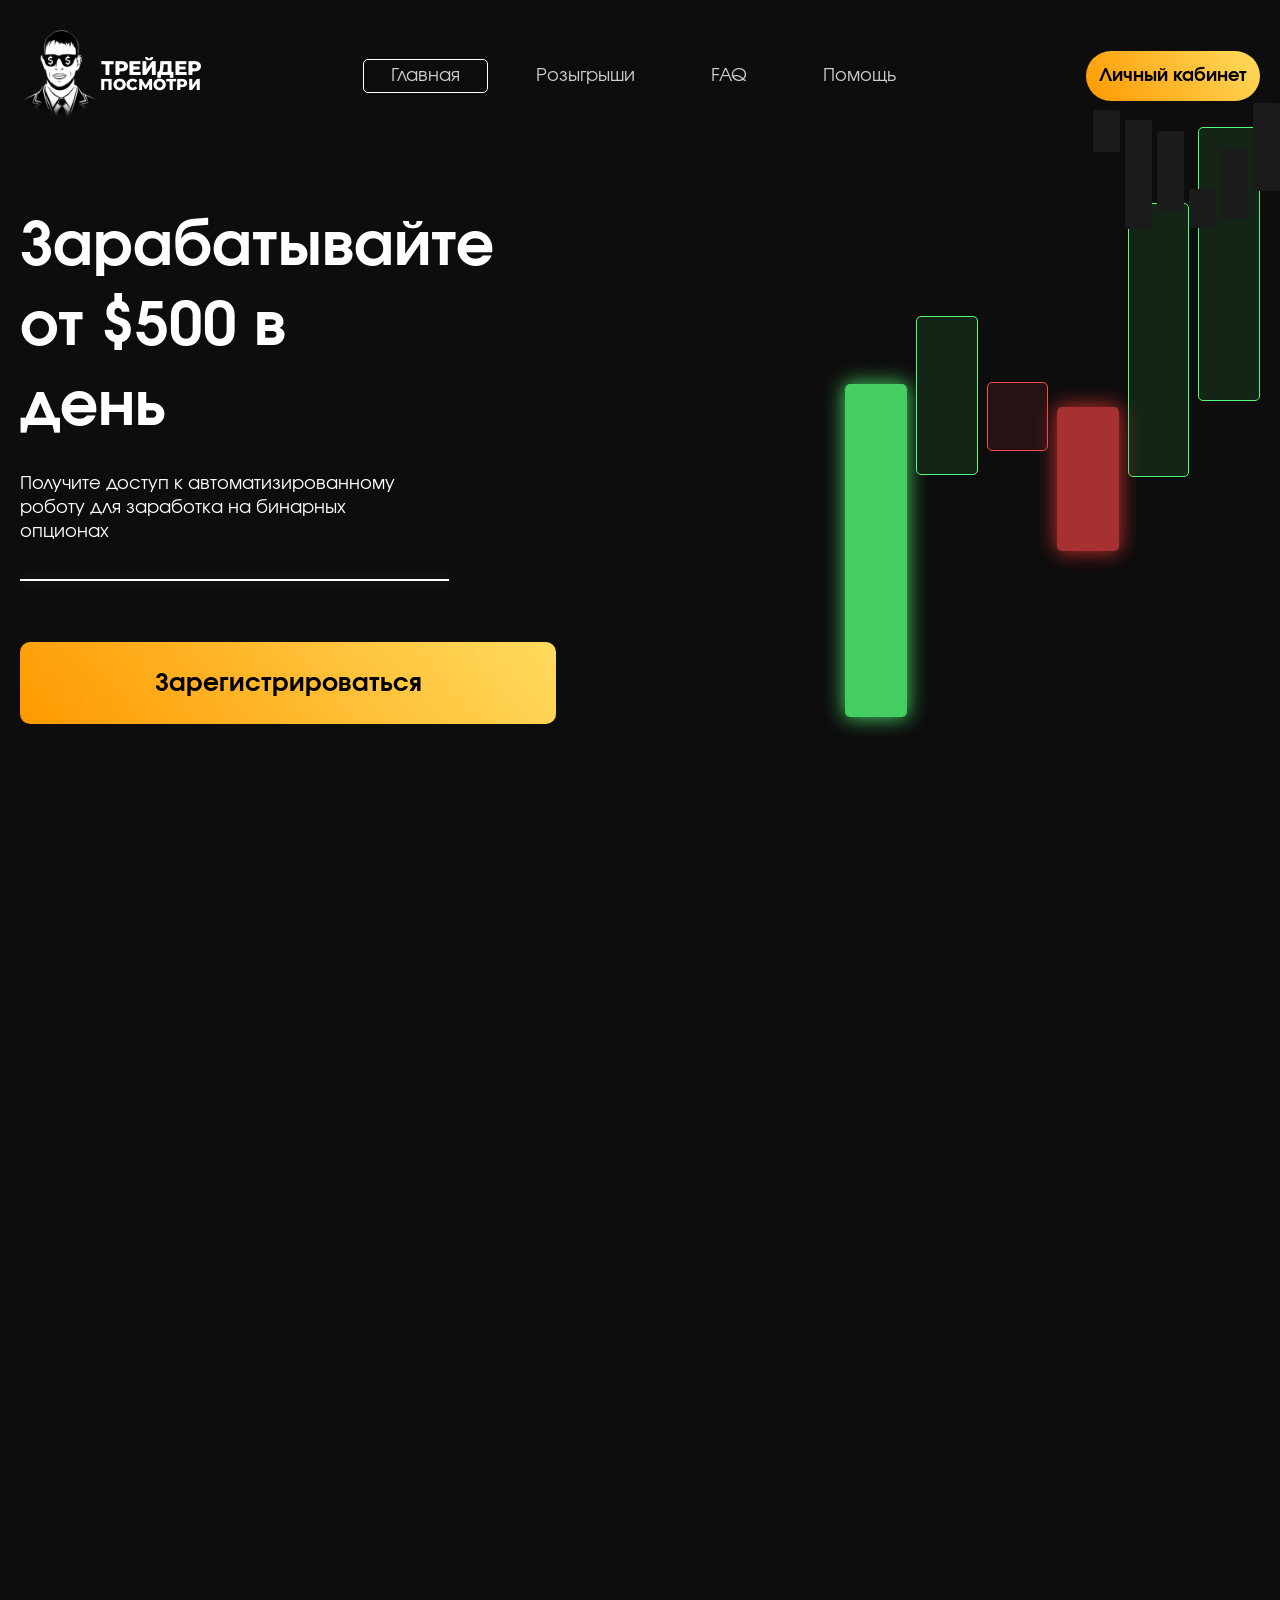
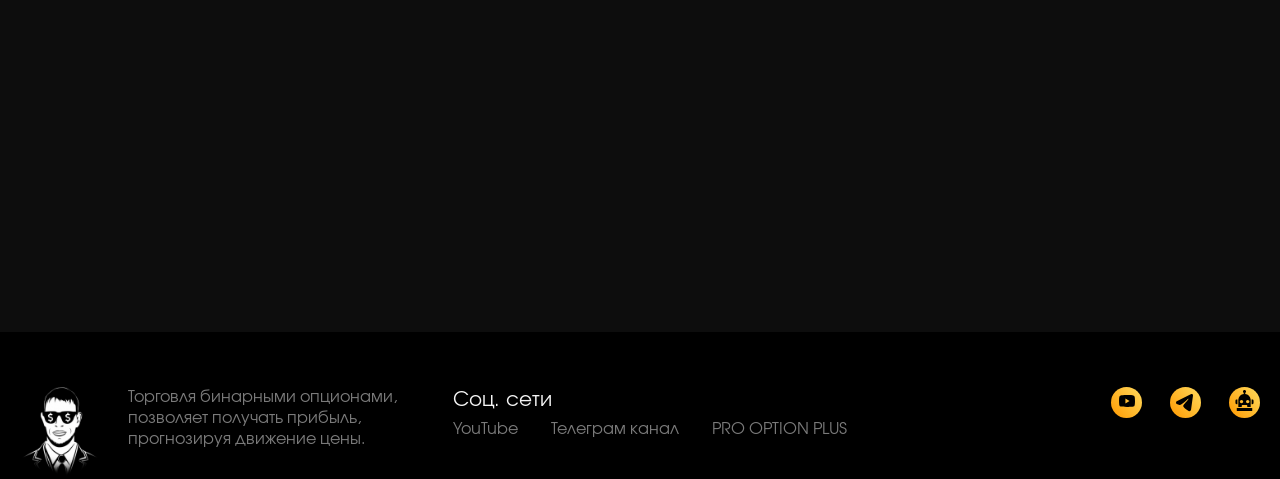
<file: index.html>
<!DOCTYPE html>
<html lang="ru">
<head>
    <meta charset="UTF-8">
    <meta name="viewport" content="width=device-width, initial-scale=1.0">
    <title>Трейдер посмотри</title>
    <link rel="stylesheet" href="style.css">
    <script src="script.js" defer></script>
    <link href="https://unpkg.com/aos@2.3.1/dist/aos.css" rel="stylesheet">
    <script src="https://unpkg.com/aos@2.3.1/dist/aos.js"></script>
</head>
<body>
    <header>
        <div class="sales">
            <div class="rectangle3"></div>
            <div class="rectangle2"></div>
            <div class="rectangle"></div>
        </div>
        <div class="wrapper">
            <nav>
                <a class="logo_txt" href="index.html">
                    <img src="img/logo.svg" alt="">
                    <p>ТРЕЙДЕР  <br><span>ПОСМОТРИ</span></p>
                </a>
                <ul class="ul_nav" id="ul_nav">
                    <div class="close-icon" onclick="toggleMenu()">×</div>
                    <li class="li_nav1"><a href="index.html"><p>Главная</p></a></li>
                    <li class="li_nav"><a href="pages/ivents.html"><p>Розыгрыши</p></a></li>
                    <li class="li_nav"><a href="faq.html"><p>FAQ</p></a></li>
                    <li class="li_nav"><a href="help.html"><p>Помощь</p></a></li>
                    <li class="li_nav dropdown-mobile">
                        <a href="pages/profile.html"><p>Мой профиль</p></a>
                    </li>
                    <li class="li_nav dropdown-mobile">
                        <a href="pages/step_one.html"><p>Скачать ПО</p></a>
                    </li>
                    <li class="li_nav dropdown-mobile">
                        <a href="pages/keys.html"><p>Ключи</p></a>
                    </li>
                </ul>
                <div class="menu-icon" onclick="toggleMenu()">
                    <div class="bar"></div>
                    <div class="bar"></div>
                    <div class="bar"></div>
                </div>
                <div class="dropdown dropdown-desktop">
                    <button id="profile-button" onclick="myFunction()" class="dropbtn">Личный кабинет</button>
                    <div id="myDropdown" class="dropdown-content">
                        <a href="pages/profile.html">Мой профиль</a>
                        <div class="line"></div>
                        <a href="pages/step_one.html">Скачать ПО</a>
                        <div class="line"></div>
                        <a href="pages/keys.html">Ключи</a>
                    </div>
                </div>
            </nav>
        </div>
        <div class="overlay" id="overlay" onclick="toggleMenu()"></div>
    </header>
    
    <main >
        <div class="wrapper">
            <div class="salary">
                <div class="text_salary">
                    <h1 class="fade-in" data-aos="fade-up"
                    data-aos-duration="1500">Зарабатывайте от $500 в день</h1>
                    <p class="accsses" data-aos="fade-up"
                    data-aos-duration="1500">Получите доступ к автоматизированному роботу для заработка на бинарных опционах</p>
                    <div class="line2" data-aos="fade-up"
                    data-aos-duration="1500"></div>
                    <button class="reg" data-aos="fade-up"
                    data-aos-duration="1500">Зарегистрироваться</button>
                    <div class="overlay" id="overlay"></div>
                    <div class="popup" id="popup">
                        <span class="close" id="closePopup">&times;</span>
                        <h2>Регистрация</h2>
                        <form>
                            <p class="PO">Чтобы у вас был доступ к ПО <br>создайте аккаунт в личном кабинете</p>
                            <div class="margin_input">
                                <input type="text" id="name" name="name" placeholder="Ваше Имя">
                            </div>
                            <div class="margin_input">
                                <input type="text" id="surname" name="surname" placeholder="Ваша Фамилия">
                            </div>
                            <div class="margin_input">
                                <input type="email" id="email" name="email" placeholder="Ваш e-mail">
                            </div>
                            <div class="margin_input">
                                <input type="text" id="telegram" name="telegram" placeholder="Ваш Telegram">
                            </div>
                            <div class="margin_input">
                                <label>
                                    <input type="checkbox" id="agree" name="agree" required>
                                    <p class="suggest">Вы подтверждаете согласие на обработку персональных данных в соответствии с условиями <a href="#">Политики обработки данных</a> и <a href="#">Договора об оказании услуг</a></p>
                                </label>
                            </div>
                            <button type="submit" class="reg2">Зарегистрироваться</button>
                        </form>
                    </div>
                </div>

                <div class="graph" data-aos="fade-up"
                data-aos-duration="1500">
                    <div class="sales2 ">
                        <div class="rec2"></div>
                        <div class="rec3"></div>
                        <div class="rec4"></div>
                        <div class="rec5"></div>
                        <div class="rec7"></div>
                        <div class="rec6"></div>
                    </div>
                </div>
                <img src="img/graph2.png" alt=" " class="graph2" data-aos="fade-up"
                data-aos-duration="1500">
            </div>

            <div class="sales_back" data-aos="fade-up"
            data-aos-duration="1500">
                <div class="rectangle_back1 "></div>
                <div class="rectangle_back2"></div>
                <div class="rectangle_back3"></div>
                <div class="rectangle_back4"></div>
                <div class="rectangle_back5"></div>
                <div class="rectangle_back6"></div>
            </div>

            <div class="sales_back_phone" data-aos="fade-up"
            data-aos-duration="1500">
                <div class="rectangle_back_phone1"></div>
                <div class="rectangle_back_phone2"></div>
                <div class="rectangle_back_phone3"></div>
                <div class="rectangle_back_phone4"></div>
                <div class="rectangle_back_phone5"></div>
                <div class="rectangle_back_phone6"></div>
            </div>

            <div class="manual" data-aos="fade-up"
            data-aos-duration="1500">
                <div class="phone ">
                    <img src="img/iPhone 15 Pro.png" alt="" class="image2"> 
                </div>
                <div class="how_it_works">
                    <h1>КАК РАБОТАЕТ АВТОМАТИЗАЦИЯ <span>АРБИТРАЖА КОТИРОВОК</span></h1>
                    <p class="treid">Чтобы зарабатывать на трейдинге, необязательно угадывать
                        движение цен финансовых активов или разбираться в
                        сложных графиках.
                    </p>
                    <p class="treid">Поручите торговлю бинарными опционами проверенному на
                        практике ПО: робот автоматически проставит сделку по
                        вашим настройкам еще до того, как информация о цене
                        появится у брокера.
                    </p>
                    <div class="line3"></div>
                    <div class="numbers">
                        <div class="number">
                            <h1>98.89%</h1>
                            <p>Выигрышных сделок</p>
                        </div>
                        <div class="number">
                            <h1>99.9%</h1>
                            <p>Положительных отзывов</p>
                        </div>
                        <div class="number">
                            <h1>$14 259</h1>
                            <p>В среднем зарабатывают трейдеры ежедневно</p>
                        </div>
                        <div class="number">
                            <h1>128.722+</h1>
                            <p>Трейдеров по всему миру</p>
                        </div>
                    </div>
                </div>
            </div>

            <div class="advantages" data-aos="fade-up"
            data-aos-duration="1500">
                <h1>Преимущества</h1>
                <div class="container_advantages">
                    <div class="advantage">
                        <div class="min_wrap">
                            <img src="img/safe.svg" alt="">
                            <h2>Надежное ПО</h2>
                        </div>
                        <p>Наша команда разрабатывает ПО, вкладывая все свои знания и навыки</p>
                    </div>
                    <div class="advantage">
                        <div class="min_wrap">
                            <img src="img/support.svg" alt="">
                            <h2>Поддержка 24/7</h2>
                        </div>
                        <p>Служба поддержки поможет решить все возникающие проблемы!</p>
                    </div>
                    <div class="advantage">
                        <div class="min_wrap">
                            <img src="img/algorithm.svg" alt="">
                            <h2>Простой Алгоритм</h2>
                        </div>
                        <p>Операции выполняет робот. <br>
                            Поэтому для новичков такой способ эффективнее,
                            чем вручную обрабатывать сделки.
                        </p>
                    </div>
                    <div class="advantage">
                        <div class="min_wrap">
                            <img src="img/Vector.svg" alt="">
                            <h2>Удобные Инструменты</h2>
                        </div>
                        <p>Профессиональные трейдеры уже опробовали наше ПО и оценили его эффективность и удобство на <span>9/10</span>.</p>
                    </div>
                </div>
            </div>
        </div>

        <div class="otzivi" data-aos="fade-up"
        data-aos-duration="1500">
            <div class="wrapper">
                <h1>Отзывы от пользователей</h1>
            </div>
            <div class="container-slider2">
                <div class="slider-wrapper">
                    <div class="rewiew-list image-list"> 
                        <div class="slide">
                            <div class="name">
                                <img src="img/person.svg" alt="">
                                <p class="user">Паша Дуров</p>
                            </div>
                            <p class="txt">Lorem ipsum dolor, sit amet consectetur adipisicing elit. Qui debitis atque voluptatibus nulla. Recusandae facilis, laboriosam perspiciatis rem itaque sit quae autem, rerum provident tempore exercitationem corrupti cumque delectus! Nam.</p>
                        </div>
                       
                        <div class="slide">
                            <div class="name">
                                <img src="img/person.svg" alt="">
                                <p class="user">Паша Дуров</p>
                            </div>
                            <p class="txt">Lorem ipsum dolor, sit amet consectetur adipisicing elit. Qui debitis atque voluptatibus nulla. Recusandae facilis, laboriosam perspiciatis rem itaque sit quae autem, rerum provident tempore exercitationem corrupti cumque delectus! Nam.</p>
                        </div>

                        <div class="slide">
                            <div class="name">
                                <img src="img/person.svg" alt="">
                                <p class="user">Паша Дуров</p>
                            </div>
                            <p class="txt">Lorem ipsum dolor, sit amet consectetur adipisicing elit. Qui debitis atque voluptatibus nulla. Recusandae facilis, laboriosam perspiciatis rem itaque sit quae autem, rerum provident tempore exercitationem corrupti cumque delectus! Nam.</p>
                        </div>

                        <div class="slide">
                            <div class="name">
                                <img src="img/person.svg" alt="">
                                <p class="user">Паша Дуров</p>
                            </div>
                            <p class="txt">Lorem ipsum dolor, sit amet consectetur adipisicing elit. Qui debitis atque voluptatibus nulla. Recusandae facilis, laboriosam perspiciatis rem itaque sit quae autem, rerum provident tempore exercitationem corrupti cumque delectus! Нам.</p>
                        </div>

                        <div class="slide">
                            <div class="name">
                                <img src="img/person.svg" alt="">
                                <p class="user">Паша Дуров</p>
                            </div>
                            <p class="txt">Lorem ipsum dolor, sit amet consectetur adipisicing elit. Qui debitis atque voluptatibus nulla. Recusandae facilis, laboriosam perspiciatis rem itaque sit quae autem, rerum provident tempore exercitationem corrupti cumque delectus! Nam.</p>
                        </div>

                        <div class="slide">
                            <div class="name">
                                <img src="img/person.svg" alt="">
                                <p class="user">Паша Дуров</p>
                            </div>
                            <p class="txt">Lorem ipsum dolor, sit amet consectetur adipisicing elit. Qui debitis atque voluptatibus nulla. Recusandae facilis, laboriosam perspiciatis rem itaque sit quae autem, rerum provident tempore exercitationem corrupti cumque delectus! Нам.</p>
                        </div>
                    </div>
                </div>
            </div>
        </div>

        <div class="wrapper">
            <div class="buttons" data-aos="fade-up"
            data-aos-duration="1500">
                <button class="button prev" id="prev-slide">
                    <img src="img/before.svg" alt="">
                </button>
                <button class="button next" id="next-slide" class="icon">
                    <img src="img/after.svg" alt="">
                </button>
            </div>

            <!-- графики задний фон -->
            <div class="sales_back_slider3" data-aos="fade-up"
            data-aos-duration="1500">
                <div class="sales_back7"></div>
                <div class="sales_back8"></div>
                <div class="sales_back9"></div>
                <div class="sales_back10"></div>
                <div class="sales_back11"></div>
                <div class="sales_back12"></div>
            </div>
            <div class="sales_back_slider2" data-aos="fade-up"
            data-aos-duration="1500">
                <div class="sales_back1"></div>
                <div class="sales_back2"></div>
                <div class="sales_back3"></div>
                <div class="sales_back4"></div>
                <div class="sales_back5"></div>
                <div class="sales_back6"></div>
            </div>
        </div>

        <div class="faq" data-aos="fade-up"
        data-aos-duration="1500">
            <div class="wrapper">
                <div class="title_accordion">
                    <img src="img/Accordion.svg" alt="">
                    <h1>FAQ</h1>
                </div>

                <section>
                    <ul class="accordion">
                        <li class="accordion_li">
                            <label for="first">Кто я такой?<img src="img/plus.svg" alt="" class="img1"></label>
                            <div class="content">
                                <p>Я уже более 12-ти лет зарабатываю в интернете.<div class="br"></div>Мой основной источник заработка — торговля бинарными опционами.</p>
                            </div>
                        </li>
                
                        <li class="accordion_li">
                            <label for="second">Что может ваше ПО?<img src="img/plus.svg" alt="" class="img1"></label>
                            <div class="content">
                                <p>Lorem ipsum dolor sit, amet consectetur adipisicing elit. Iste et eveniet eum odit. Doloribus labore debitis dolorem aliquid assumenda itaque culpa dolor architecto, voluptatibus delectus aliquam? Debitis veritatis unde accusantium facere maxime, aliquid pariatur commodi voluptate suscipit? Culpa, minus suscipit.</p>
                            </div>
                        </li>
                
                        <li class="accordion_li">
                            <label for="third">Будет ли сложно заработать новичку?<img src="img/plus.svg" alt="" class="img1"></label>
                            <div class="content">
                                <p>Lorem ipsum dolor sit amet consectetur adipisicing elit. Ullam, sit!</p>
                            </div>
                        </li>
                
                        <li class="accordion_li">
                            <label for="fourth">Можно ли использовать один аккаунт на разных ПК?<img src="img/plus.svg" alt="" class="img1"></label>
                            <div class="content">
                                <p>Lorem ipsum dolor sit amet consectetur adipisicing elit. Ullam, sit!</p>
                            </div>
                        </li>
                
                        <li class="accordion_li">
                            <label for="fifth">Какие гарантии у вашего ПО?<img src="img/plus.svg" alt="" class="img1"></label>
                            <div class="content">
                                <p>Lorem ipsum dolor sit amet consectetur adipisicing elit. Ullam, sit!</p>
                            </div>
                        </li>
                    </ul>
                </section>
            </div>
        </div>
    </main>
    
    <footer>
        <div class="back_footer">
            <div class="wrapper">
                <div class="container_footer ">
                    <div class="container_footer_text_logo">
                        <div class="logo">
                            <img src="img/logo.svg" alt="">
                            <p>Торговля бинарными опционами, позволяет получать прибыль, прогнозируя движение цены.</p>
                        </div>
                        <div class="mess">
                            <p>Соц. сети</p>
                            <div class="mess2">
                                <a href="#">YouTube</a>
                                <a href="#">Телеграм канал</a>
                                <a href="#">PRO OPTION PLUS</a>
                            </div>
                        </div>
                    </div>
                    <div class="icons">
                        <div class="icon">
                            <a href="#"><img src="img/youtube.svg" alt=""></a>
                        </div>
                        <div class="icon2">
                            <a href="#"><img src="img/tg.svg" alt=""></a>
                        </div>
                        <div class="icon">
                            <a href="#"><img src="img/robot.svg" alt=""></a>
                        </div>
                    </div>
                </div>
            </div>
        </div>
    </footer>
    <script>
        AOS.init();
      </script>
</body>
</html>
</file>
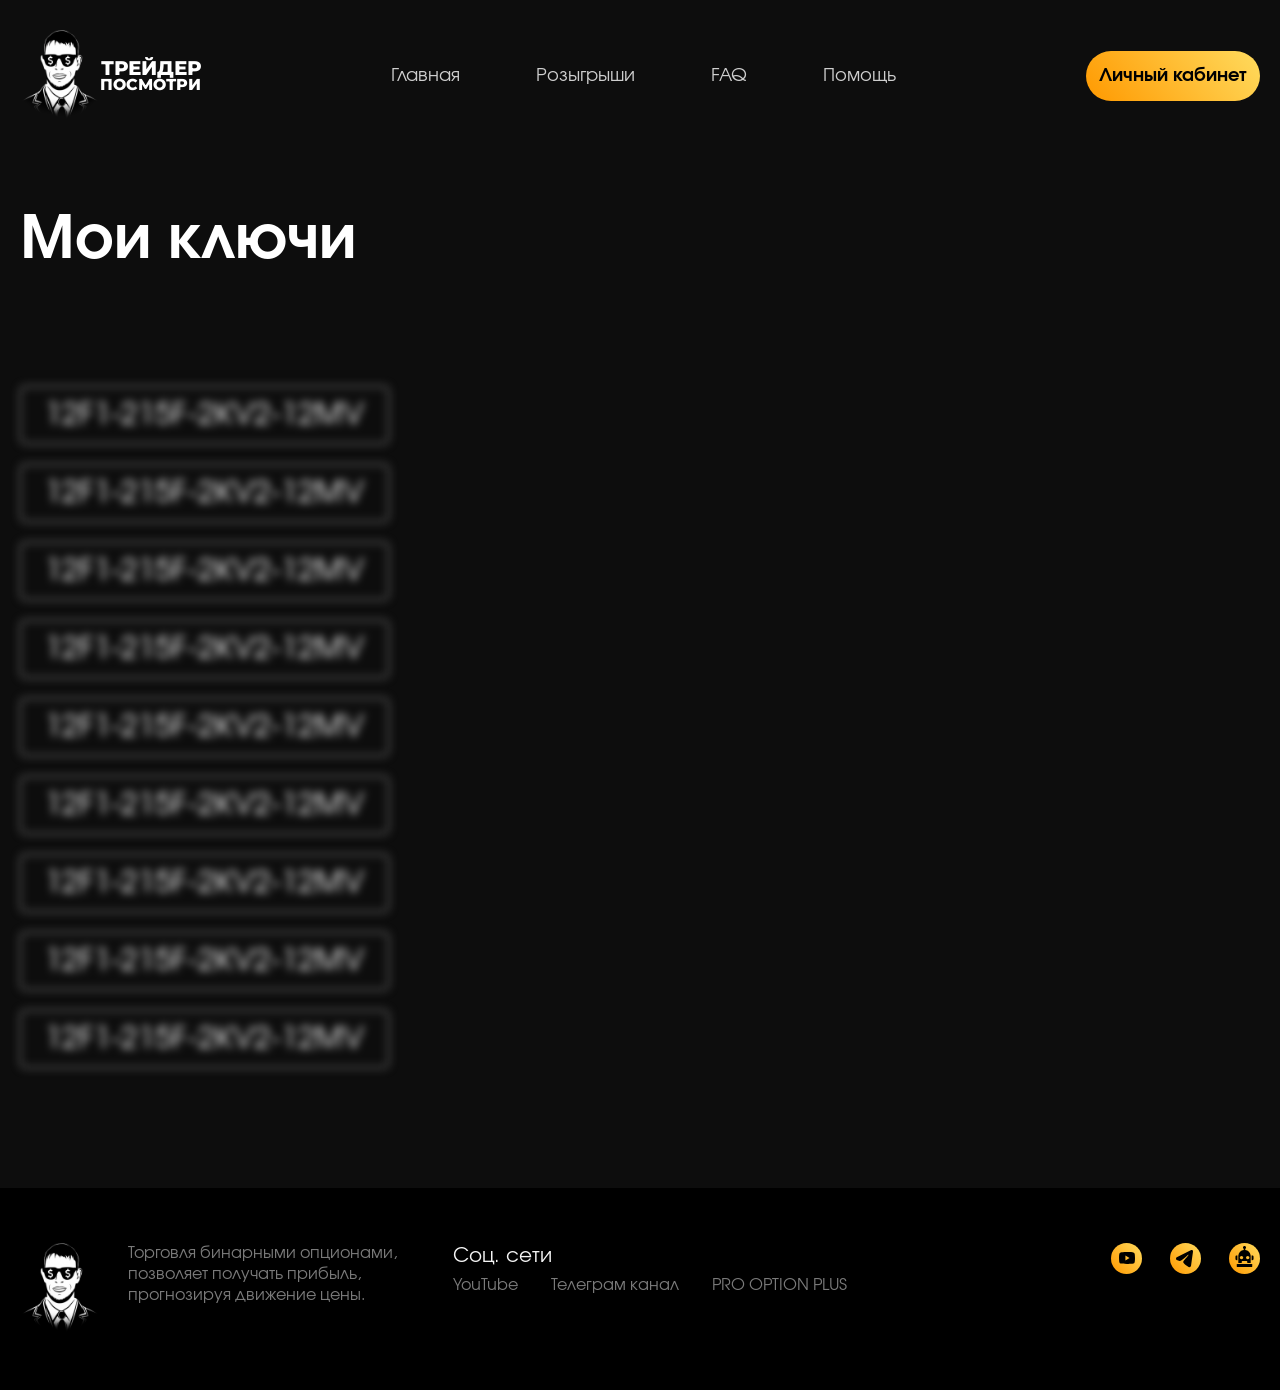
<file: pages/keys.html>
<!DOCTYPE html>
<html lang="ru">
<head>
    <meta charset="UTF-8">
    <meta name="viewport" content="width=device-width, initial-scale=1.0">
    <title>Трейдер посмотри</title>
    <link rel="stylesheet" href="keys.css">
    <script src="../script.js" defer></script>
    <script src="../copy.js" defer></script>
</head>
<body>
    <header>
        <div class="sales">
            <div class="rectangle3"></div>
            <div class="rectangle2"></div>
            <div class="rectangle"></div>
        </div>
        <div class="sales_back">
            <div class="rectangle_back1"></div>
            <div class="rectangle_back2"></div>
            <div class="rectangle_back3"></div>
            <div class="rectangle_back4"></div>
            <div class="rectangle_back5"></div>
            <div class="rectangle_back6"></div>
        </div>
        <div class="wrapper">
            <nav>
                <a class="logo_txt" href="../index.html">
                    <img src="../img/logo.svg" alt="">
                    <p>ТРЕЙДЕР  <br><span>ПОСМОТРИ</span></p>
                </a>
                <ul class="ul_nav" id="ul_nav">
                    <div class="close-icon" onclick="toggleMenu()">×</div>
                    <li class="li_nav"><a href="../index.html"><p>Главная</p></a></li>
                    <li class="li_nav"><a href="ivents.html"><p>Розыгрыши</p></a></li>
                    <li class="li_nav"><a href="#"><p>FAQ</p></a></li>
                    <li class="li_nav"><a href="#"><p>Помощь</p></a></li>
                    <li class="li_nav dropdown-mobile">
                        <a href="profile.html"><p>Мой профиль</p></a>
                    </li>
                    <li class="li_nav dropdown-mobile">
                        <a href="step_one.html"><p>Скачать ПО</p></a>
                    </li>
                    <li class="li_nav dropdown-mobile">
                        <a href="keys.html"><p>Ключи</p></a>
                    </li>
                </ul>
                <div class="menu-icon" onclick="toggleMenu()">
                    <div class="bar"></div>
                    <div class="bar"></div>
                    <div class="bar"></div>
                </div>
                <div class="dropdown dropdown-desktop">
                    <button id="profile-button" onclick="myFunction()" class="dropbtn">Личный кабинет</button>
                    <div id="myDropdown" class="dropdown-content">
                        <a href="profile.html">Мой профиль</a>
                        <div class="line"></div>
                        <a href="step_one.html">Скачать ПО</a>
                        <div class="line"></div>
                        <a href="keys.html">Ключи</a>
                    </div>
                </div>
            </nav>
        </div>
        <div class="overlay" id="overlay" onclick="toggleMenu()"></div>
    </header>
    <main>
        <div class="wrapper">
            <div class="hello animate-hello">
                <h1>Мои ключи</h1>
            </div>
        
            <div class="keys">
                <div class="key animate-key">
                    <div class="code">
                        <p>12F1-215F-2KV2-12MV</p>
                    </div>
                    <button class="copy">
                        Скопировать
                    </button>
                </div>

                <div class="key animate-key">
                    <div class="code">
                        <p>12F1-215F-2KV2-12MV</p>
                    </div>
                    <button class="copy">
                        Скопировать
                    </button>
                </div>

                <div class="key animate-key">
                    <div class="code">
                        <p>12F1-215F-2KV2-12MV</p>
                    </div>
                    <button class="copy">
                        Скопировать
                    </button>
                </div>

                <div class="key animate-key">
                    <div class="code">
                        <p>12F1-215F-2KV2-12MV</p>
                    </div>
                    <button class="copy">
                        Скопировать
                    </button>
                </div>

                <div class="key animate-key">
                    <div class="code">
                        <p>12F1-215F-2KV2-12MV</p>
                    </div>
                    <button class="copy">
                        Скопировать
                    </button>
                </div>

                <div class="key animate-key">
                    <div class="code">
                        <p>12F1-215F-2KV2-12MV</p>
                    </div>
                    <button class="copy">
                        Скопировать
                    </button>
                </div>

                <div class="key animate-key">
                    <div class="code">
                        <p>12F1-215F-2KV2-12MV</p>
                    </div>
                    <button class="copy">
                        Скопировать
                    </button>
                </div>

                <div class="key animate-key">
                    <div class="code">
                        <p>12F1-215F-2KV2-12MV</p>
                    </div>
                    <button class="copy">
                        Скопировать
                    </button>
                </div>

                <div class="key animate-key">
                    <div class="code">
                        <p>12F1-215F-2KV2-12MV</p>
                    </div>
                    <button class="copy">
                        Скопировать
                    </button>
                </div>
            </div>
        </div>
    </main>
    <footer>
        <div class="back_footer">
            <div class="wrapper">
                <div class="container_footer">
                    <div class="container_footer_text_logo">
                        <div class="logo">
                            <img src="../img/logo.svg" alt="">
                            <p>Торговля бинарными опционами, позволяет получать прибыль, прогнозируя движение цены.</p>
                        </div>
                        <div class="mess">
                            <p>Соц. сети</p>
                            <div class="mess2">
                                <a href="#">YouTube</a>
                                <a href="#">Телеграм канал</a>
                                <a href="#">PRO OPTION PLUS </a>
                            </div>
                        </div>
                    </div>
                    <div class="icons">
                        <div class="icon">
                            <a href="#"><img src="../img/youtube.svg" alt=""></a>
                        </div>
                        <div class="icon2">
                            <a href="#"><img src="../img/tg.svg" alt=""></a>
                        </div>
                        <div class="icon">
                            <a href="#"><img src="../img/robot.svg" alt=""></a>
                        </div>
                    </div>
                </div>
            </div>
        </div>
    </footer>
</body>
</html>
</file>
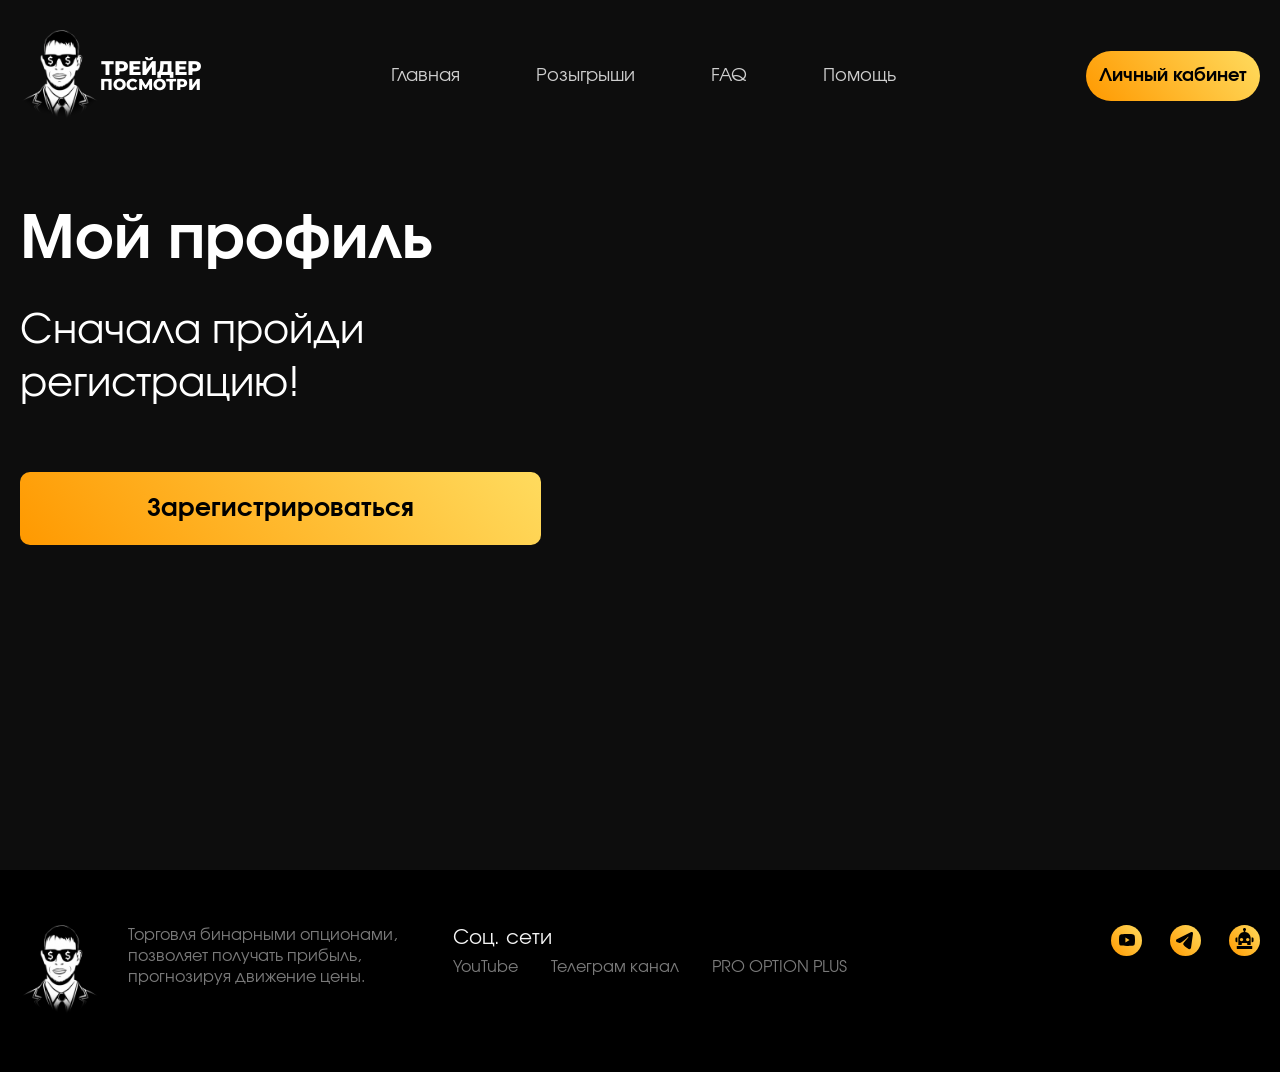
<file: pages/profile.html>
<!DOCTYPE html>
<html lang="ru">
<head>
    <meta charset="UTF-8">
    <meta name="viewport" content="width=device-width, initial-scale=1.0">
    <title>Трейдер посмотри</title>
    <link rel="stylesheet" href="profile.css">
    <script src="../script.js" defer></script>
</head>
<body>
    <header>
        <div class="sales">
            <div class="rectangle3"></div>
            <div class="rectangle2"></div>
            <div class="rectangle"></div>
        </div>
        <div class="sales_back">
            <div class="rectangle_back1"></div>
            <div class="rectangle_back2"></div>
            <div class="rectangle_back3"></div>
            <div class="rectangle_back4"></div>
            <div class="rectangle_back5"></div>
            <div class="rectangle_back6"></div>
        </div>
        <div class="wrapper">
            <nav>
                <a class="logo_txt" href="../index.html">
                    <img src="../img/logo.svg" alt="">
                    <p>ТРЕЙДЕР  <br><span>ПОСМОТРИ</span></p>
                </a>
                <ul class="ul_nav" id="ul_nav">
                    <div class="close-icon" onclick="toggleMenu()">×</div>
                    <li class="li_nav"><a href="../index.html"><p>Главная</p></a></li>
                    <li class="li_nav"><a href="ivents.html"><p>Розыгрыши</p></a></li>
                    <li class="li_nav"><a href="#"><p>FAQ</p></a></li>
                    <li class="li_nav"><a href="#"><p>Помощь</p></a></li>
                    <li class="li_nav dropdown-mobile">
                        <a href="profile.html"><p>Мой профиль</p></a>
                    </li>
                    <li class="li_nav dropdown-mobile">
                        <a href="step_one.html"><p>Скачать ПО</p></a>
                    </li>
                    <li class="li_nav dropdown-mobile">
                        <a href="keys.html"><p>Ключи</p></a>
                    </li>
                </ul>
                <div class="menu-icon" onclick="toggleMenu()">
                    <div class="bar"></div>
                    <div class="bar"></div>
                    <div class="bar"></div>
                </div>
                <div class="dropdown dropdown-desktop">
                    <button id="profile-button" onclick="myFunction()" class="dropbtn">Личный кабинет</button>
                    <div id="myDropdown" class="dropdown-content">
                        <a href="profile.html">Мой профиль</a>
                        <div class="line"></div>
                        <a href="step_one.html">Скачать ПО</a>
                        <div class="line"></div>
                        <a href="keys.html">Ключи</a>
                    </div>
                </div>
            </nav>
        </div>
        <div class="overlay" id="overlay" onclick="toggleMenu()"></div>
    </header>
    <main>
        <div class="wrapper">
            <div class="hello">
                <h1>Мой профиль</h1>
                <p>Сначала пройди регистрацию!</p>
                <div class="line_hello"></div>
            </div>

            <button class="reg">Зарегистрироваться</button>
            <div class="overlay" id="overlay"></div>
            <div class="popup" id="popup">
                <span class="close" id="closePopup">&times;</span>
                <h2>Регистрация</h2>
                <form>
                    <p class="PO">Чтобы у вас был доступ к ПО <br>создайте аккаунт в личном кабинете</p>
                    <div class="margin_input">
                        <input type="text" id="name" name="name" placeholder="Ваше Имя">
                    </div>
                    <div class="margin_input">
                        <input type="text" id="surname" name="surname" placeholder="Ваша Фамилия">
                    </div>
                    <div class="margin_input">
                        <input type="email" id="email" name="email" placeholder="Ваш e-mail">
                    </div>
                    <div class="margin_input">
                        <input type="text" id="telegram" name="telegram" placeholder="Ваш ID">
                    </div>
                    <div class="margin_input">
                        <label>
                            <input type="checkbox" id="agree" name="agree" required>
                            <p class="suggest">Вы подтверждаете согласие на обработку персональных данных в соответствии с условиями <a href="#">Политики обработки данных</a> и <a href="#">Договора об оказании услуг</a></p>
                        </label>
                    </div>
                    <button type="submit" class="reg2">Зарегистрироваться</button>
                </form>
            </div>
            
            </div>
        </div>
    </main>
    <footer>
        <div class="back_footer">
            <div class="wrapper">
                <div class="container_footer">
                    <div class="container_footer_text_logo">
                        <div class="logo">
                            <img src="../img/logo.svg" alt="">
                            <p>Торговля бинарными опционами, позволяет получать прибыль, прогнозируя движение цены.</p>
                        </div>
                        <div class="mess">
                            <p>Соц. сети</p>
                            <div class="mess2">
                                <a href="#">YouTube</a>
                                <a href="#">Телеграм канал</a>
                                <a href="#">PRO OPTION PLUS </a>
                            </div>
                        </div>
                    </div>
                    <div class="icons">
                        <div class="icon">
                            <a href="#"><img src="../img/youtube.svg" alt=""></a>
                        </div>
                        <div class="icon2">
                            <a href="#"><img src="../img/tg.svg" alt=""></a>
                        </div>
                        <div class="icon">
                            <a href="#"><img src="../img/robot.svg" alt=""></a>
                        </div>
                    </div>
                </div>
            </div>
        </div>
    </footer>
</body>
</html>
</file>
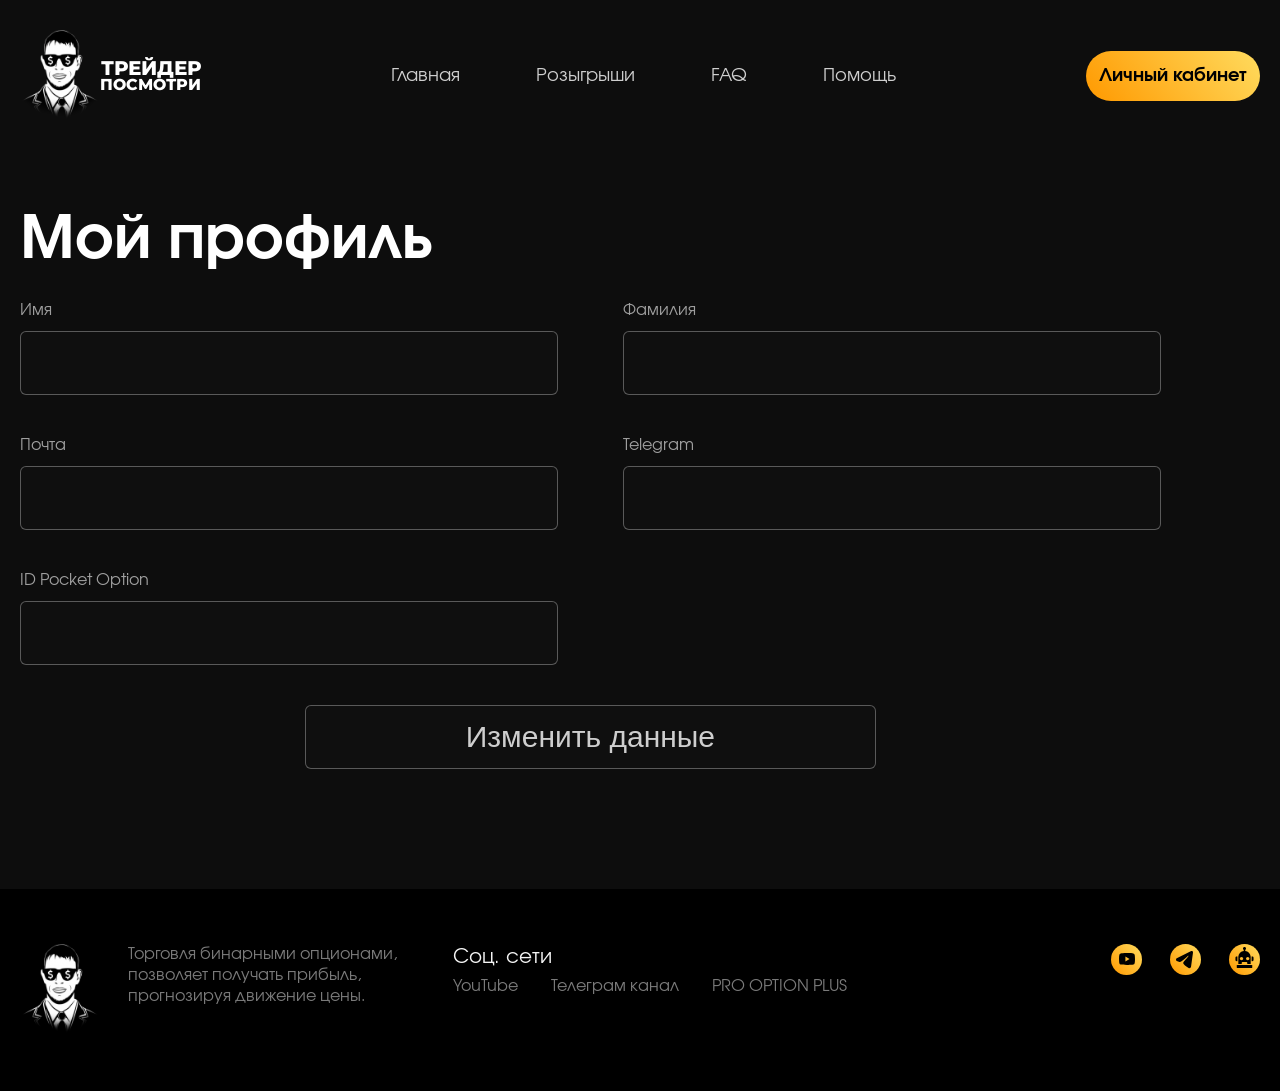
<file: pages/profile_edit.html>
<!DOCTYPE html>
<html lang="ru">
<head>
    <meta charset="UTF-8">
    <meta name="viewport" content="width=device-width, initial-scale=1.0">
    <title>Трейдер посмотри</title>
    <link rel="stylesheet" href="profile_edit.css">
    <script src="../script.js" defer></script>
</head>
<body>
    <header>
        <div class="sales">
            <div class="rectangle3"></div>
            <div class="rectangle2"></div>
            <div class="rectangle"></div>
        </div>
        <div class="sales_back">
            <div class="rectangle_back1"></div>
            <div class="rectangle_back2"></div>
            <div class="rectangle_back3"></div>
            <div class="rectangle_back4"></div>
            <div class="rectangle_back5"></div>
            <div class="rectangle_back6"></div>
        </div>
        <div class="wrapper">
            <nav>
                <a class="logo_txt" href="../index.html">
                    <img src="../img/logo.svg" alt="">
                    <p>ТРЕЙДЕР  <br><span>ПОСМОТРИ</span></p>
                </a>
                <ul class="ul_nav" id="ul_nav">
                    <div class="close-icon" onclick="toggleMenu()">×</div>
                    <li class="li_nav"><a href="../index.html"><p>Главная</p></a></li>
                    <li class="li_nav"><a href="ivents.html"><p>Розыгрыши</p></a></li>
                    <li class="li_nav"><a href="#"><p>FAQ</p></a></li>
                    <li class="li_nav"><a href="#"><p>Помощь</p></a></li>
                    <li class="li_nav dropdown-mobile">
                        <a href="profile.html"><p>Мой профиль</p></a>
                    </li>
                    <li class="li_nav dropdown-mobile">
                        <a href="step_one.html"><p>Скачать ПО</p></a>
                    </li>
                    <li class="li_nav dropdown-mobile">
                        <a href="keys.html"><p>Ключи</p></a>
                    </li>
                </ul>
                <div class="menu-icon" onclick="toggleMenu()">
                    <div class="bar"></div>
                    <div class="bar"></div>
                    <div class="bar"></div>
                </div>
                <div class="dropdown dropdown-desktop">
                    <button id="profile-button" onclick="myFunction()" class="dropbtn">Личный кабинет</button>
                    <div id="myDropdown" class="dropdown-content">
                        <a href="profile.html">Мой профиль</a>
                        <div class="line"></div>
                        <a href="step_one.html">Скачать ПО</a>
                        <div class="line"></div>
                        <a href="keys.html">Ключи</a>
                    </div>
                </div>
            </nav>
        </div>
        <div class="overlay" id="overlay" onclick="toggleMenu()"></div>
    </header>
    <main>
        <div class="wrapper">
            <div class="hello animate-hello visible">
                <h1>Мой профиль</h1>
            </div>
            
            <form id="myForm">
                <div class="margin_input animate-margin_input">
                    <label for="name">Имя</label>
                    <input type="text" id="name" name="name">
                </div>
                <div class="margin_input animate-margin_input">
                    <label for="surname">Фамилия</label>
                    <input type="text" id="surname" name="surname">
                </div>
                <div class="margin_input animate-margin_input">
                    <label for="email">Почта</label>
                    <input type="email" id="email" name="email">
                </div>
                <div class="margin_input animate-margin_input">
                    <label for="telegram">Telegram</label>
                    <input type="text" id="telegram" name="telegram">
                </div>
                <div class="margin_input animate-margin_input">
                    <label for="ID_Pocket">ID Pocket Option</label>
                    <input type="text" id="ID_Pocket" name="ID_Pocket">
                </div>
                <button type="submit" class="reg2 animate-reg2" id="submitButton">Изменить данные</button>
            </form>
            
            
            
        </div>
    </main>
    <footer>
        <div class="back_footer">
            <div class="wrapper">
                <div class="container_footer animate-container_footer">
                    <div class="container_footer_text_logo">
                        <div class="logo">
                            <img src="../img/logo.svg" alt="">
                            <p>Торговля бинарными опционами, позволяет получать прибыль, прогнозируя движение цены.</p>
                        </div>
                        <div class="mess">
                            <p>Соц. сети</p>
                            <div class="mess2">
                                <a href="#">YouTube</a>
                                <a href="#">Телеграм канал</a>
                                <a href="#">PRO OPTION PLUS </a>
                            </div>
                        </div>
                    </div>
                    <div class="icons animate-icons">
                        <div class="icon">
                            <a href="#"><img src="../img/youtube.svg" alt=""></a>
                        </div>
                        <div class="icon2">
                            <a href="#"><img src="../img/tg.svg" alt=""></a>
                        </div>
                        <div class="icon">
                            <a href="#"><img src="../img/robot.svg" alt=""></a>
                        </div>
                    </div>
                </div>
            </div>
        </div>
    </footer>
</body>
</html>
</file>
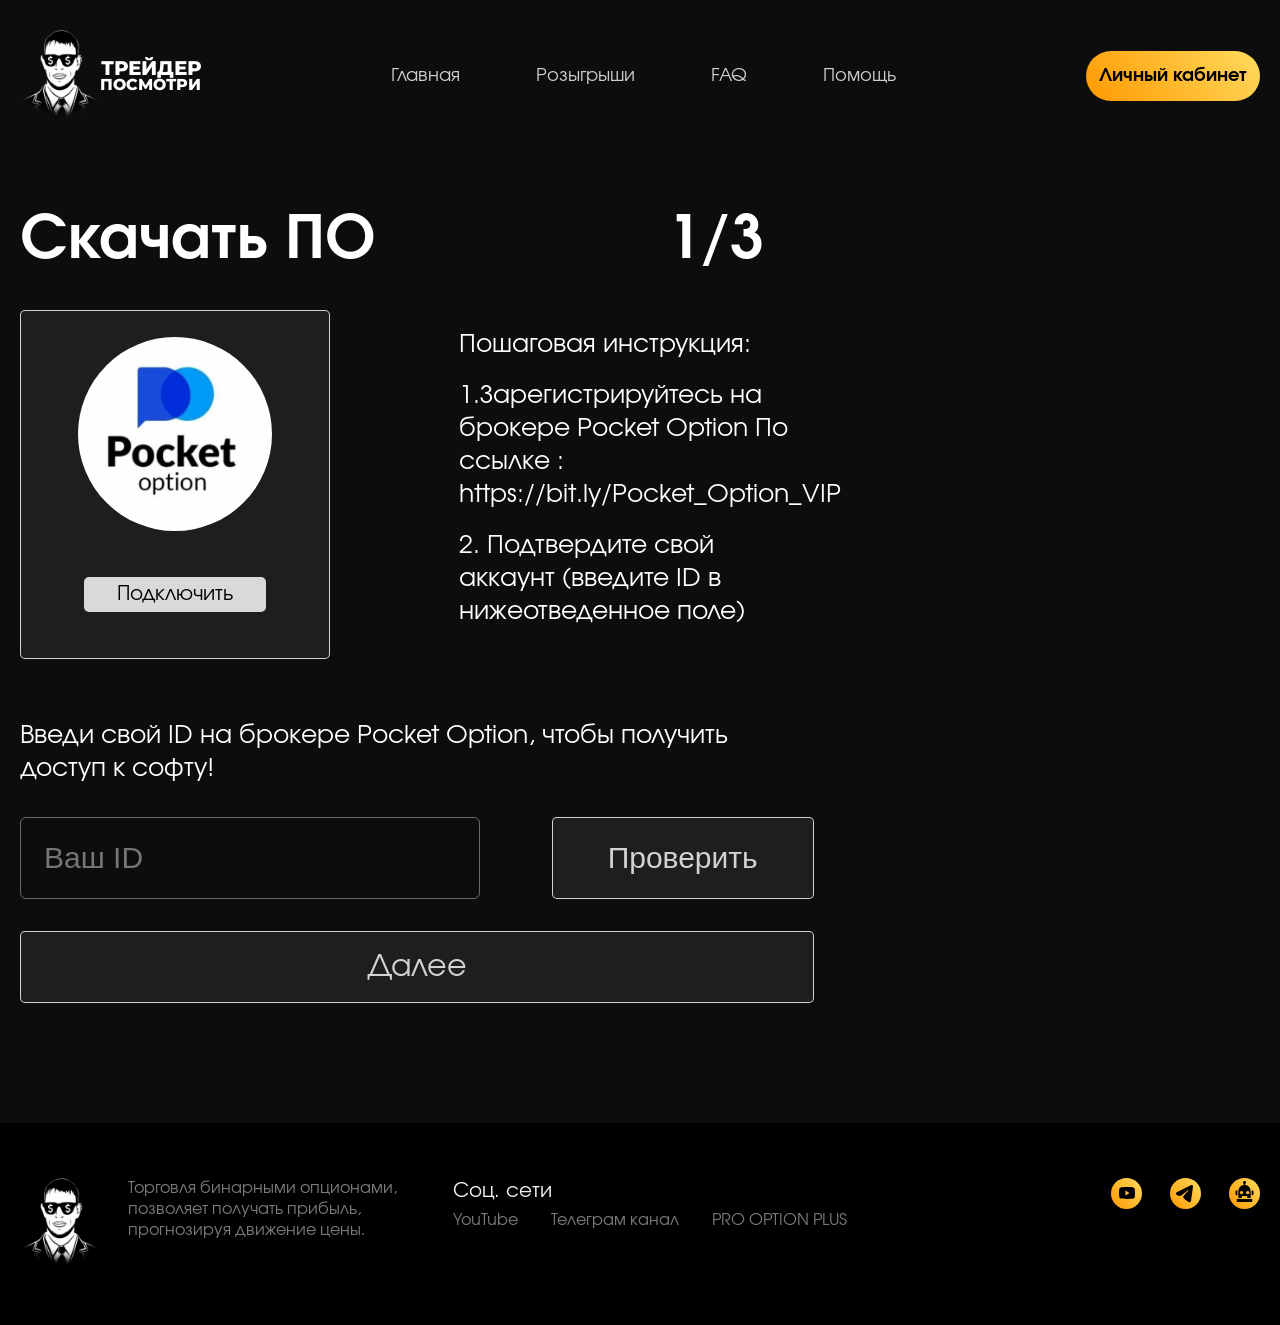
<file: pages/step_one.html>
<!DOCTYPE html>
<html lang="ru">
<head>
    <meta charset="UTF-8">
    <meta name="viewport" content="width=device-width, initial-scale=1.0">
    <title>Трейдер посмотри</title>
    <link rel="stylesheet" href="step_one.css">
    <script src="../script.js" defer></script>
    <script src="../copy.js"></script>
</head>
<body>
    <header>
        <div class="sales">
            <div class="rectangle3"></div>
            <div class="rectangle2"></div>
            <div class="rectangle"></div>
        </div>
        <div class="sales_back">
            <div class="rectangle_back1"></div>
            <div class="rectangle_back2"></div>
            <div class="rectangle_back3"></div>
            <div class="rectangle_back4"></div>
            <div class="rectangle_back5"></div>
            <div class="rectangle_back6"></div>
        </div>
        <div class="wrapper">
            <nav>
                <a class="logo_txt" href="../index.html">
                    <img src="../img/logo.svg" alt="">
                    <p>ТРЕЙДЕР  <br><span>ПОСМОТРИ</span></p>
                </a>
                <ul class="ul_nav" id="ul_nav">
                    <div class="close-icon" onclick="toggleMenu()">×</div>
                    <li class="li_nav"><a href="../index.html"><p>Главная</p></a></li>
                    <li class="li_nav"><a href="ivents.html"><p>Розыгрыши</p></a></li>
                    <li class="li_nav"><a href="#"><p>FAQ</p></a></li>
                    <li class="li_nav"><a href="#"><p>Помощь</p></a></li>
                    <li class="li_nav dropdown-mobile">
                        <a href="profile.html"><p>Мой профиль</p></a>
                    </li>
                    <li class="li_nav dropdown-mobile">
                        <a href="step_one.html"><p>Скачать ПО</p></a>
                    </li>
                    <li class="li_nav dropdown-mobile">
                        <a href="keys.html"><p>Ключи</p></a>
                    </li>
                </ul>
                <div class="menu-icon" onclick="toggleMenu()">
                    <div class="bar"></div>
                    <div class="bar"></div>
                    <div class="bar"></div>
                </div>
                <div class="dropdown dropdown-desktop">
                    <button id="profile-button" onclick="myFunction()" class="dropbtn">Личный кабинет</button>
                    <div id="myDropdown" class="dropdown-content">
                        <a href="profile.html">Мой профиль</a>
                        <div class="line"></div>
                        <a href="step_one.html">Скачать ПО</a>
                        <div class="line"></div>
                        <a href="keys.html">Ключи</a>
                    </div>
                </div>
            </nav>
        </div>
        <div class="overlay" id="overlay" onclick="toggleMenu()"></div>
    </header>
    <main>
        <div class="wrapper">
            <div class="hello animate-hello">
                <h1>Скачать ПО</h1>
                <h2>1/3</h2>
            </div>
            <div class="download animate-download">
                <div class="pocket">
                    <img src="../img/pocket.svg" alt="">
                    <button class="connect">Подключить</button>
                </div>
                <div class="step">
                    <p class="inst">Пошаговая инструкция: </p>
                    <p class="link"> 1.Зарегистрируйтесь на брокере Pocket Option По ссылке : https://bit.ly/Pocket_Option_VIP<br></p>
                    <p>2. Подтвердите свой аккаунт (введите ID в нижеотведенное поле)</p>
                </div>
            </div>
            <div class="enter_id animate-enter_id">
                <p>Введи свой ID на брокере Pocket Option, чтобы получить доступ к софту!</p>
                <div class="buttons">
                    <div class="margin_input">
                        <input type="text" id="id_PO" name="id_PO" placeholder="Ваш ID">
                    </div>
                    <button class="check">Проверить</button>
                    <a href="step_two.html" class="next">Далее</a>
                </div>
            </div>
        </div>
    </main>
    <footer>
        <div class="back_footer">
            <div class="wrapper">
                <div class="container_footer">
                    <div class="container_footer_text_logo">
                        <div class="logo">
                            <img src="../img/logo.svg" alt="">
                            <p>Торговля бинарными опционами, позволяет получать прибыль, прогнозируя движение цены.</p>
                        </div>
                        <div class="mess">
                            <p>Соц. сети</p>
                            <div class="mess2">
                                <a href="#">YouTube</a>
                                <a href="#">Телеграм канал</a>
                                <a href="#">PRO OPTION PLUS </a>
                            </div>
                        </div>
                    </div>
                    <div class="icons">
                        <div class="icon">
                            <a href="#"><img src="../img/youtube.svg" alt=""></a>
                        </div>
                        <div class="icon2">
                            <a href="#"><img src="../img/tg.svg" alt=""></a>
                        </div>
                        <div class="icon">
                            <a href="#"><img src="../img/robot.svg" alt=""></a>
                        </div>
                    </div>
                </div>
            </div>
        </div>
    </footer>
</body>
</html>
</file>
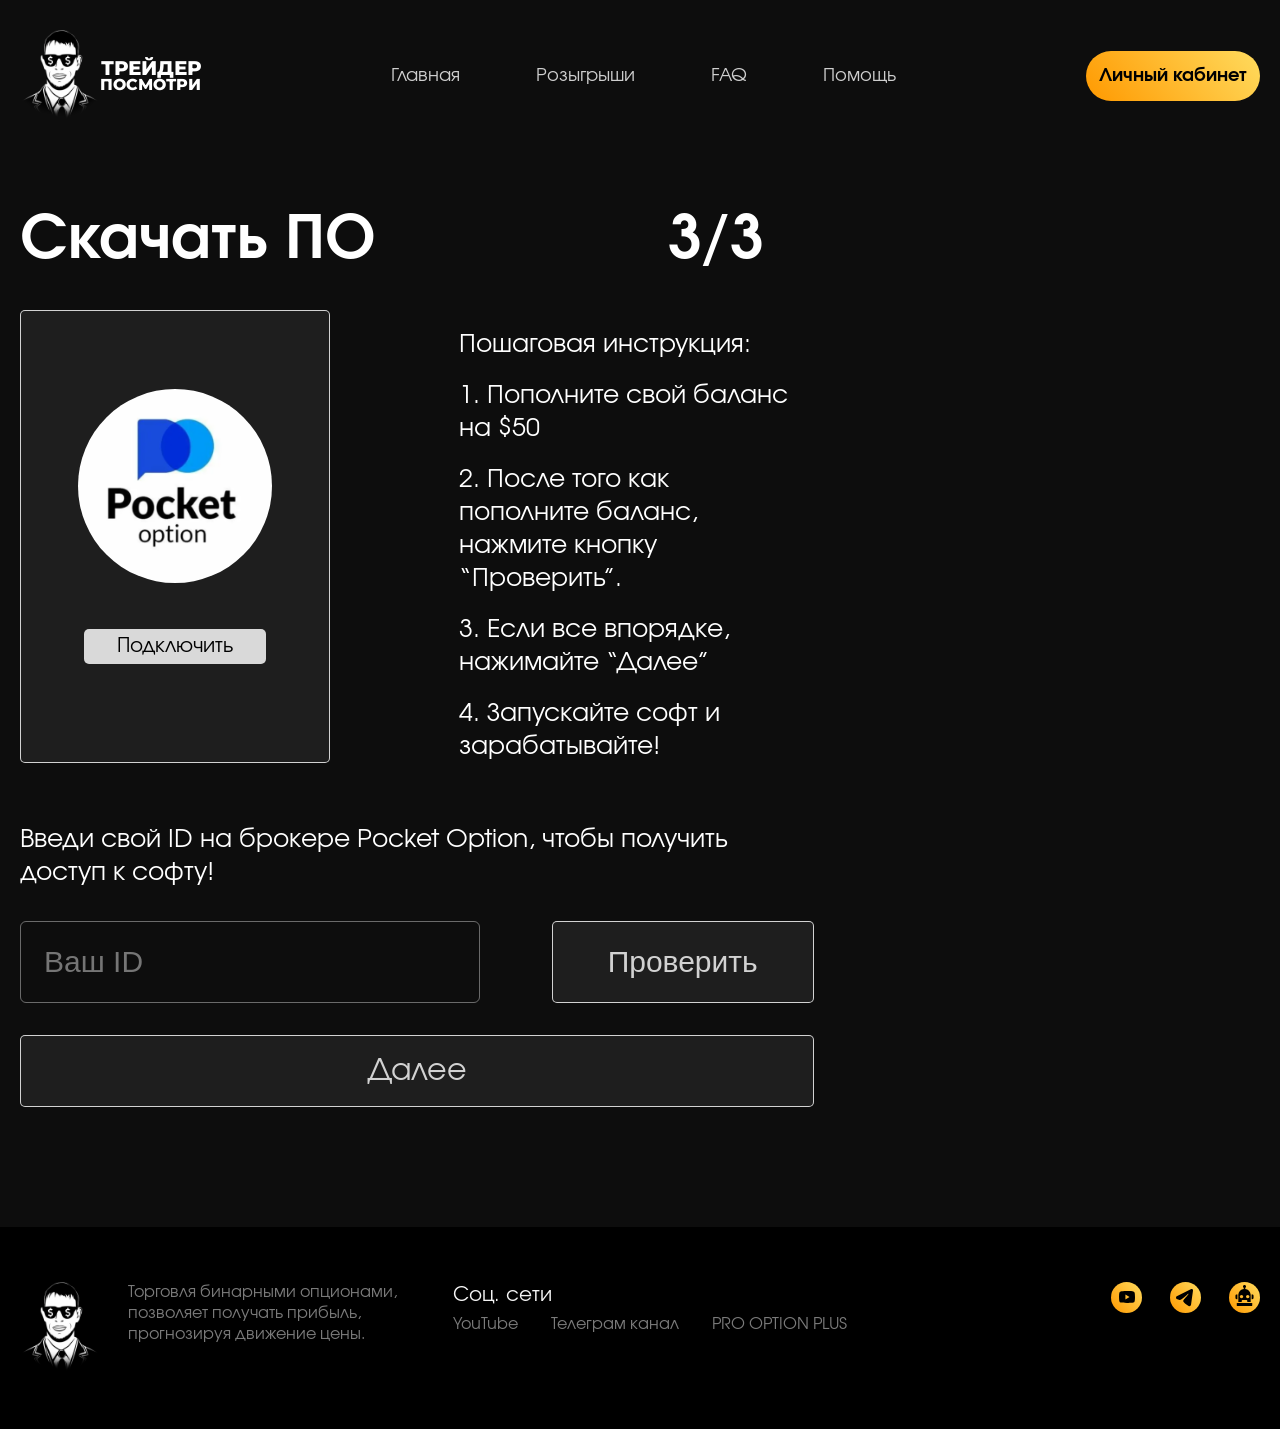
<file: pages/step_three.html>
<!DOCTYPE html>
<html lang="ru">
<head>
    <meta charset="UTF-8">
    <meta name="viewport" content="width=device-width, initial-scale=1.0">
    <title>Трейдер посмотри</title>
    <link rel="stylesheet" href="step_three.css">
    <script src="../script.js" defer></script>
    <script src="../copy.js"></script>
</head>
<body>
    <header>
        <div class="sales">
            <div class="rectangle3"></div>
            <div class="rectangle2"></div>
            <div class="rectangle"></div>
        </div>
        <div class="sales_back">
            <div class="rectangle_back1"></div>
            <div class="rectangle_back2"></div>
            <div class="rectangle_back3"></div>
            <div class="rectangle_back4"></div>
            <div class="rectangle_back5"></div>
            <div class="rectangle_back6"></div>
        </div>
        <div class="wrapper">
            <nav>
                <a class="logo_txt" href="../index.html">
                    <img src="../img/logo.svg" alt="">
                    <p>ТРЕЙДЕР  <br><span>ПОСМОТРИ</span></p>
                </a>
                <ul class="ul_nav" id="ul_nav">
                    <div class="close-icon" onclick="toggleMenu()">×</div>
                    <li class="li_nav"><a href="../index.html"><p>Главная</p></a></li>
                    <li class="li_nav"><a href="ivents.html"><p>Розыгрыши</p></a></li>
                    <li class="li_nav"><a href="#"><p>FAQ</p></a></li>
                    <li class="li_nav"><a href="#"><p>Помощь</p></a></li>
                    <li class="li_nav dropdown-mobile">
                        <a href="profile.html"><p>Мой профиль</p></a>
                    </li>
                    <li class="li_nav dropdown-mobile">
                        <a href="step_one.html"><p>Скачать ПО</p></a>
                    </li>
                    <li class="li_nav dropdown-mobile">
                        <a href="keys.html"><p>Ключи</p></a>
                    </li>
                </ul>
                <div class="menu-icon" onclick="toggleMenu()">
                    <div class="bar"></div>
                    <div class="bar"></div>
                    <div class="bar"></div>
                </div>
                <div class="dropdown dropdown-desktop">
                    <button id="profile-button" onclick="myFunction()" class="dropbtn">Личный кабинет</button>
                    <div id="myDropdown" class="dropdown-content">
                        <a href="profile.html">Мой профиль</a>
                        <div class="line"></div>
                        <a href="step_one.html">Скачать ПО</a>
                        <div class="line"></div>
                        <a href="keys.html">Ключи</a>
                    </div>
                </div>
            </nav>
        </div>
        <div class="overlay" id="overlay" onclick="toggleMenu()"></div>
    </header>
    <main>
        <div class="wrapper">
            <div class="hello animate-hello">
                <h1>Скачать ПО</h1>
                <h2>3/3</h2>
            </div>
            <div class="download animate-download">
                <div class="pocket">
                    <img src="../img/pocket.svg" alt="">
                    <button class="connect">Подключить</button>
                </div>
                <div class="step">
                    <p class="inst">Пошаговая инструкция: </p>
                    <p class="link">1. Пополните свой баланс на $50 </p>
                        <p>2. После того как пополните баланс, нажмите кнопку “Проверить”.</p>
                       <p>3. Если все впорядке, нажимайте “Далее”</p>
                       <p>4. Запускайте софт и зарабатывайте!</p>

                </div>
            </div>
            <div class="enter_id animate-enter_id">
                <p>Введи свой ID на брокере Pocket Option, чтобы получить доступ к софту!</p>
                <div class="buttons">
                    <div class="margin_input1">
                        <input type="text" id="id_PO" name="id_PO" placeholder="Ваш ID" required>
                    </div>
                    <button class="check">Проверить</button>
                    <a href="step_two.html" class="next">Далее</a>
                </div>
            </div>
        </div>
    </main>
    <footer>
        <div class="back_footer">
            <div class="wrapper">
                <div class="container_footer">
                    <div class="container_footer_text_logo">
                        <div class="logo">
                            <img src="../img/logo.svg" alt="">
                            <p>Торговля бинарными опционами, позволяет получать прибыль, прогнозируя движение цены.</p>
                        </div>
                        <div class="mess">
                            <p>Соц. сети</p>
                            <div class="mess2">
                                <a href="#">YouTube</a>
                                <a href="#">Телеграм канал</a>
                                <a href="#">PRO OPTION PLUS </a>
                            </div>
                        </div>
                    </div>
                    <div class="icons">
                        <div class="icon">
                            <a href="#"><img src="../img/youtube.svg" alt=""></a>
                        </div>
                        <div class="icon2">
                            <a href="#"><img src="../img/tg.svg" alt=""></a>
                        </div>
                        <div class="icon">
                            <a href="#"><img src="../img/robot.svg" alt=""></a>
                        </div>
                    </div>
                </div>
            </div>
        </div>
    </footer>
</body>
</html>
</file>
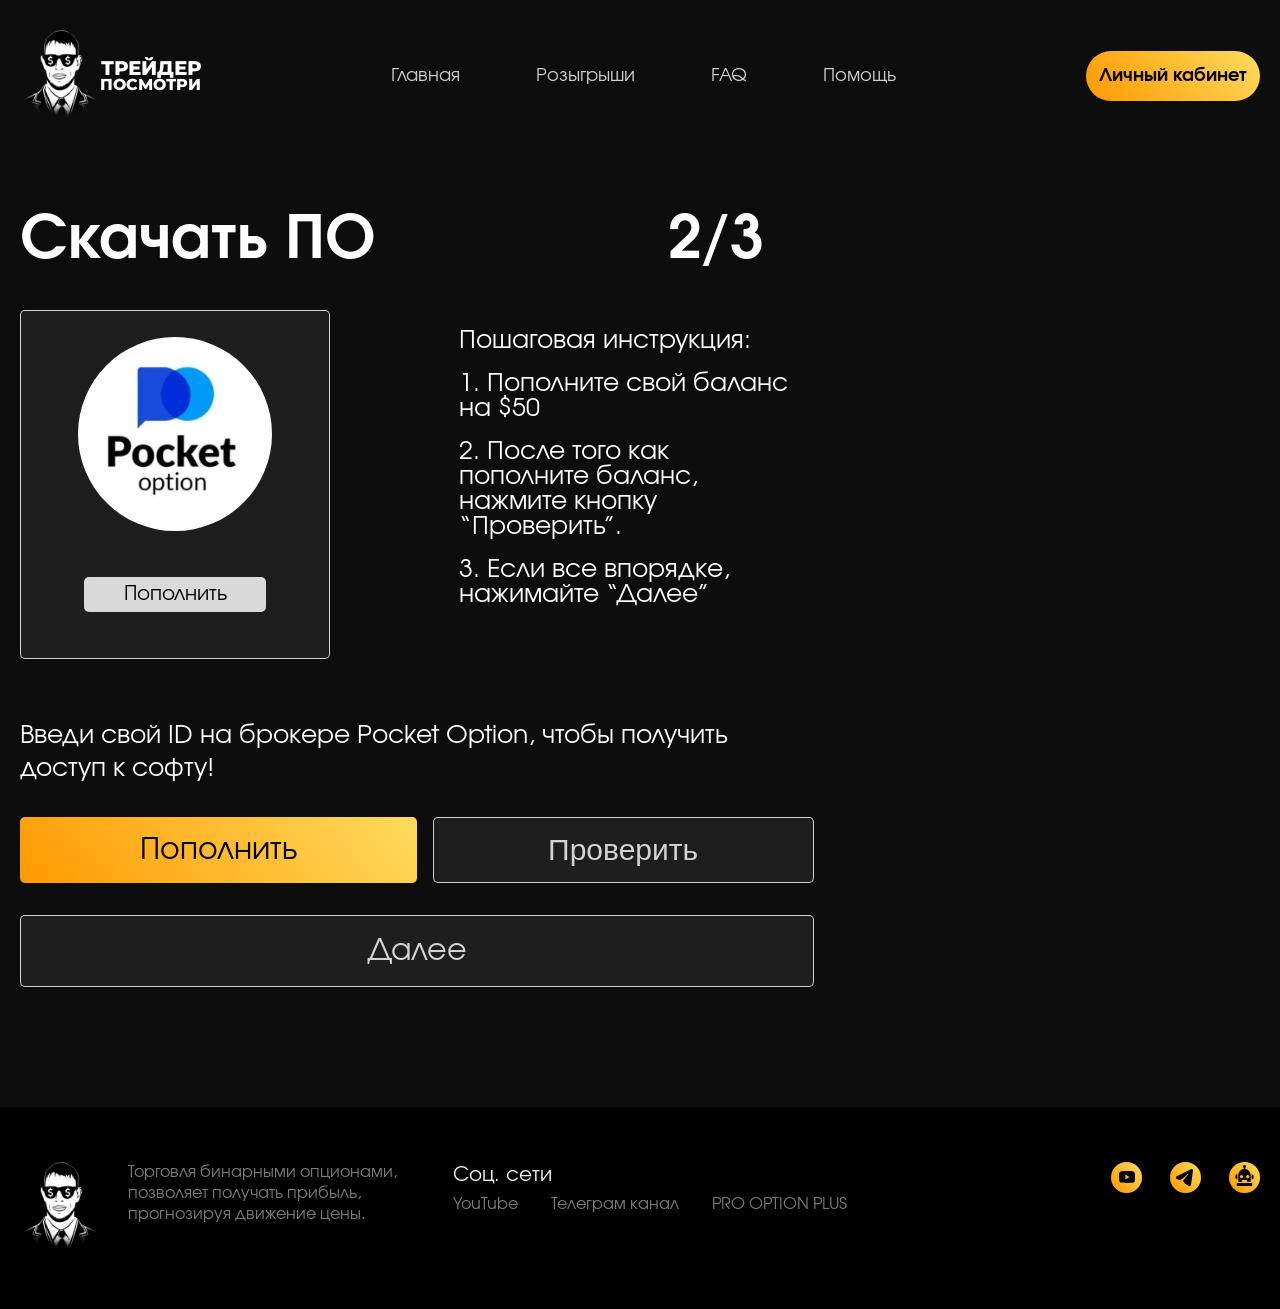
<file: pages/step_two.html>
<!DOCTYPE html>
<html lang="ru">
<head>
    <meta charset="UTF-8">
    <meta name="viewport" content="width=device-width, initial-scale=1.0">
    <title>Трейдер посмотри</title>
    <link rel="stylesheet" href="step_two.css">
    <script src="../script.js" defer></script>
    <script src="../copy.js"></script>
</head>
<body>
    <header>
        <div class="sales">
            <div class="rectangle3"></div>
            <div class="rectangle2"></div>
            <div class="rectangle"></div>
        </div>
        <div class="sales_back">
            <div class="rectangle_back1"></div>
            <div class="rectangle_back2"></div>
            <div class="rectangle_back3"></div>
            <div class="rectangle_back4"></div>
            <div class="rectangle_back5"></div>
            <div class="rectangle_back6"></div>
        </div>
        <div class="wrapper">
            <nav>
                <a class="logo_txt" href="../index.html">
                    <img src="../img/logo.svg" alt="">
                    <p>ТРЕЙДЕР  <br><span>ПОСМОТРИ</span></p>
                </a>
                <ul class="ul_nav" id="ul_nav">
                    <div class="close-icon" onclick="toggleMenu()">×</div>
                    <li class="li_nav"><a href="../index.html"><p>Главная</p></a></li>
                    <li class="li_nav"><a href="ivents.html"><p>Розыгрыши</p></a></li>
                    <li class="li_nav"><a href="#"><p>FAQ</p></a></li>
                    <li class="li_nav"><a href="#"><p>Помощь</p></a></li>
                    <li class="li_nav dropdown-mobile">
                        <a href="profile.html"><p>Мой профиль</p></a>
                    </li>
                    <li class="li_nav dropdown-mobile">
                        <a href="step_one.html"><p>Скачать ПО</p></a>
                    </li>
                    <li class="li_nav dropdown-mobile">
                        <a href="keys.html"><p>Ключи</p></a>
                    </li>
                </ul>
                <div class="menu-icon" onclick="toggleMenu()">
                    <div class="bar"></div>
                    <div class="bar"></div>
                    <div class="bar"></div>
                </div>
                <div class="dropdown dropdown-desktop">
                    <button id="profile-button" onclick="myFunction()" class="dropbtn">Личный кабинет</button>
                    <div id="myDropdown" class="dropdown-content">
                        <a href="profile.html">Мой профиль</a>
                        <div class="line"></div>
                        <a href="step_one.html">Скачать ПО</a>
                        <div class="line"></div>
                        <a href="keys.html">Ключи</a>
                    </div>
                </div>
            </nav>
        </div>
        <div class="overlay" id="overlay" onclick="toggleMenu()"></div>
    </header>
    <main>
        <div class="wrapper">
            <div class="hello animate-hello">
                <h1>Скачать ПО</h1>
                <h2>2/3</h2>
            </div>
            <div class="download animate-download">
                <div class="pocket">
                    <img src="../img/pocket.svg" alt="">
                    <button class="connect">Пополнить</button>
                </div>
                <div class="step">
                    <p class="inst">Пошаговая инструкция: </p>
                    <p class="link">1. Пополните свой баланс на $50 </p>
                        <p>2. После того как пополните баланс, нажмите кнопку “Проверить”.</p>
                       <p> 3. Если все впорядке, нажимайте “Далее”</p>
                </div>
            </div>
            <div class="enter_id animate-enter_id">
                <p>Введи свой ID на брокере Pocket Option, чтобы получить доступ к софту!</p>
                <div class="buttons">
                    <button class="replenish">Пополнить</button>
                    <button class="check">Проверить</button>
                    <a href="step_three.html" class="next" >Далее</a>
                </div>
            </div>
        </div>
    </main>
    <footer>
        <div class="back_footer">
            <div class="wrapper">
                <div class="container_footer">
                    <div class="container_footer_text_logo">
                        <div class="logo">
                            <img src="../img/logo.svg" alt="">
                            <p>Торговля бинарными опционами, позволяет получать прибыль, прогнозируя движение цены.</p>
                        </div>
                        <div class="mess">
                            <p>Соц. сети</p>
                            <div class="mess2">
                                <a href="#">YouTube</a>
                                <a href="#">Телеграм канал</a>
                                <a href="#">PRO OPTION PLUS </a>
                            </div>
                        </div>
                    </div>
                    <div class="icons">
                        <div class="icon">
                            <a href="#"><img src="../img/youtube.svg" alt=""></a>
                        </div>
                        <div class="icon2">
                            <a href="#"><img src="../img/tg.svg" alt=""></a>
                        </div>
                        <div class="icon">
                            <a href="#"><img src="/img/robot.svg" alt=""></a>
                        </div>
                    </div>
                </div>
            </div>
        </div>
    </footer>
</body>
</html>
</file>
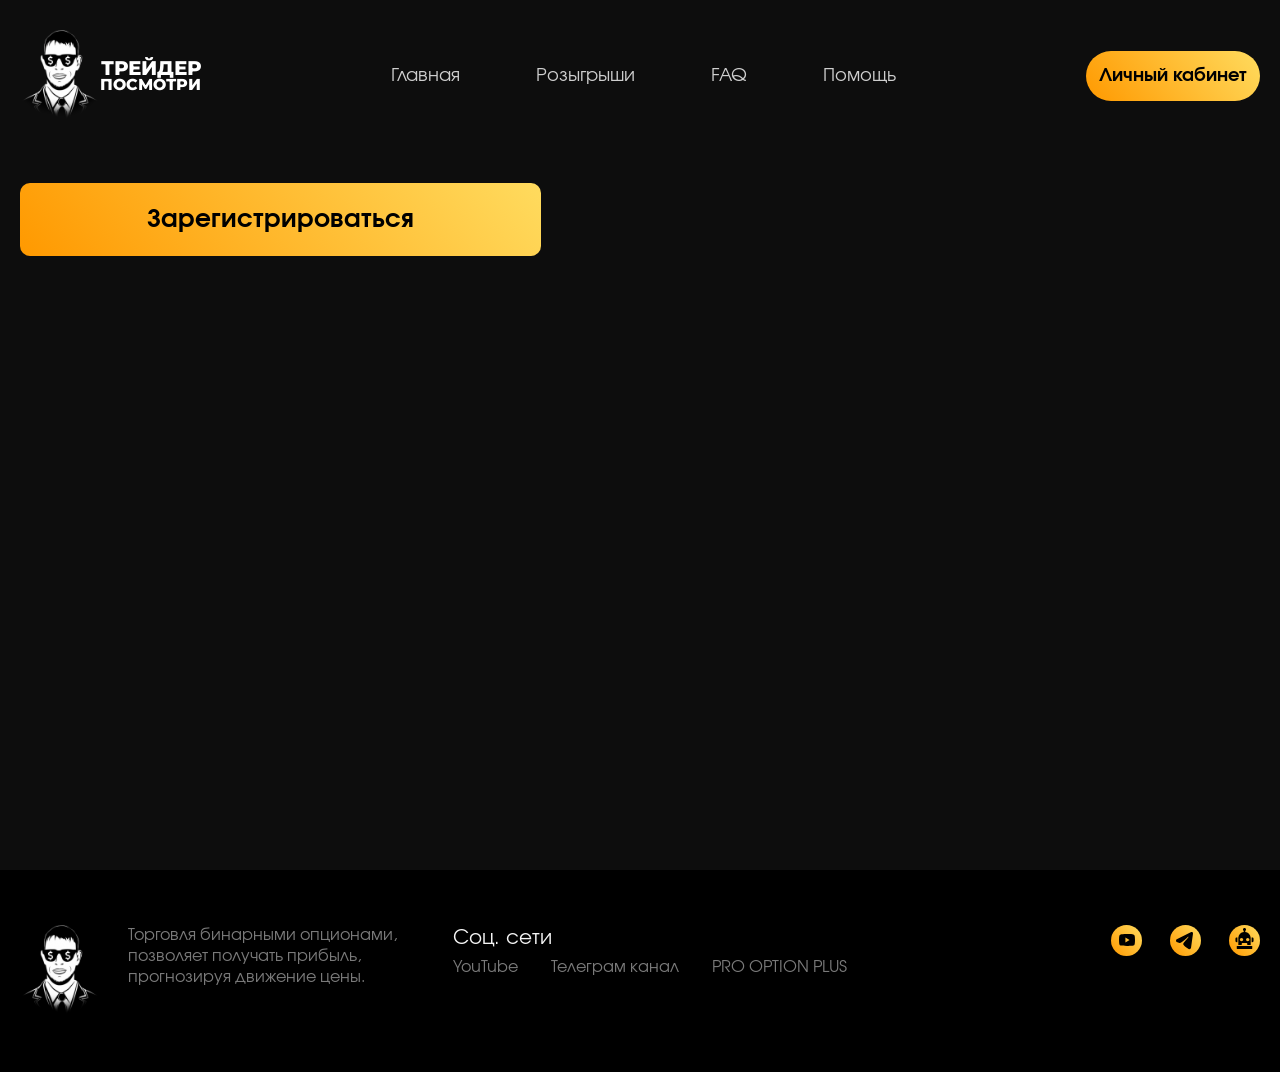
<file: pages/successful.html>
<!DOCTYPE html>
<html lang="ru">
<head>
    <meta charset="UTF-8">
    <meta name="viewport" content="width=device-width, initial-scale=1.0">
    <title>Трейдер посмотри</title>
    <link rel="stylesheet" href="successful.css">
    <script src="../script.js" defer></script>
</head>
<body>
    <header>
        <div class="sales">
            <div class="rectangle3"></div>
            <div class="rectangle2"></div>
            <div class="rectangle"></div>
        </div>
        <div class="sales_back">
            <div class="rectangle_back1"></div>
            <div class="rectangle_back2"></div>
            <div class="rectangle_back3"></div>
            <div class="rectangle_back4"></div>
            <div class="rectangle_back5"></div>
            <div class="rectangle_back6"></div>
        </div>
        <div class="wrapper">
            <nav>
                <a class="logo_txt" href="../index.html">
                    <img src="../img/logo.svg" alt="">
                    <p>ТРЕЙДЕР  <br><span>ПОСМОТРИ</span></p>
                </a>
                <ul class="ul_nav" id="ul_nav">
                    <div class="close-icon" onclick="toggleMenu()">×</div>
                    <li class="li_nav"><a href="../index.html"><p>Главная</p></a></li>
                    <li class="li_nav"><a href="ivents.html"><p>Розыгрыши</p></a></li>
                    <li class="li_nav"><a href="#"><p>FAQ</p></a></li>
                    <li class="li_nav"><a href="#"><p>Помощь</p></a></li>
                    <li class="li_nav dropdown-mobile">
                        <a href="profile.html"><p>Мой профиль</p></a>
                    </li>
                    <li class="li_nav dropdown-mobile">
                        <a href="step_one.html"><p>Скачать ПО</p></a>
                    </li>
                    <li class="li_nav dropdown-mobile">
                        <a href="keys.html"><p>Ключи</p></a>
                    </li>
                </ul>
                <div class="menu-icon" onclick="toggleMenu()">
                    <div class="bar"></div>
                    <div class="bar"></div>
                    <div class="bar"></div>
                </div>
                <div class="dropdown dropdown-desktop">
                    <button id="profile-button" onclick="myFunction()" class="dropbtn">Личный кабинет</button>
                    <div id="myDropdown" class="dropdown-content">
                        <a href="#">Мой профиль</a>
                        <div class="line"></div>
                        <a href="#">Скачать ПО</a>
                        <div class="line"></div>
                        <a href="keys.html">Ключи</a>
                    </div>
                </div>
            </nav>
        </div>
        <div class="overlay" id="overlay" onclick="toggleMenu()"></div>
    </header>
    <main>
        <div class="wrapper">
           
            <button class="reg">Зарегистрироваться</button>
            <div class="overlay" id="overlay"></div>
            <div class="popup" id="popup">
                <span class="close" id="closePopup"></span>
                <h2>Регистрация</h2>
                <form>
                    <img src="/img/done.svg" alt="">
                    <p>Ваш ID успешно подтвержден!</p>
                    <button type="submit" class="reg_suc">Далее</button>
                </form>
            </div>
        </div>
        </div>
    </main>
    <footer>
        <div class="back_footer">
            <div class="wrapper">
                <div class="container_footer">
                    <div class="container_footer_text_logo">
                        <div class="logo">
                            <img src="/img/logo.svg" alt="">
                            <p>Торговля бинарными опционами, позволяет получать прибыль, прогнозируя движение цены.</p>
                        </div>
                        <div class="mess">
                            <p>Соц. сети</p>
                            <div class="mess2">
                                <a href="#">YouTube</a>
                                <a href="#">Телеграм канал</a>
                                <a href="#">PRO OPTION PLUS </a>
                            </div>
                        </div>
                    </div>
                    <div class="icons">
                        <div class="icon">
                            <a href="#"><img src="/img/youtube.svg" alt=""></a>
                        </div>
                        <div class="icon2">
                            <a href="#"><img src="/img/tg.svg" alt=""></a>
                        </div>
                        <div class="icon">
                            <a href="#"><img src="/img/robot.svg" alt=""></a>
                        </div>
                    </div>
                </div>
            </div>
        </div>
    </footer>
</body>
</html>
</file>
<file: style.css>
@font-face {
    font-family: Montserrat-ExtraBold;
    src: url("fonts/Montserrat/Montserrat-ExtraBold.ttf");
}
@font-face {
    font-family: Evolventa-Regular;
    src: url("fonts/ttf/Evolventa-Regular.ttf");
}
@font-face {
    font-family: Evolventa-Bold;
    src: url("fonts/ttf/Evolventa-Bold.ttf");
}
* {
    margin: 0;
    padding: 0;
    box-sizing: border-box;
}
body {
    background-color: #0D0D0D;
}
header {
    margin-top: 30px;
}
.sales {
    position: absolute;
    display: flex;
    gap: 5px;
    top: 221px;
}
/* Графики на задний фон */
.rectangle {
    width: 30.22px;
    height: 134.53px;
    border-radius: 2.07px;
    background-color: #1B1B1B;
}
.rectangle2 {
    margin-top: 30px;
    width: 30.22px;
    height: 134.53px;
    border-radius: 2.07px;
    background-color: #1B1B1B;
}
.rectangle3 {
    margin-top: 129px;
    width: 30.22px;
    height: 67.78px;
    border-radius: 2.07px;
    background-color: #1B1B1B;
}

.wrapper {
    width: 1440px;
    margin: 0 auto;
}
/* Навигация */
nav {
    display: flex;
    align-items: center;
    justify-content: space-between;
    gap: 80px;
}
.logo_txt {
    display: flex;
    align-items: center;
    text-decoration: none;
}
.logo_txt p {
    line-height: 15px;
    font-family: Montserrat-ExtraBold;
    width: max-content;
    text-align: center;
    color: #fff;
    font-size: 19.81px;
}
.logo_txt span {
    font-size: 15.85px;
}
.ul_nav {
    display: flex;
    flex-direction: row;
    gap: 20px;
}
.li_nav1 {
    list-style: none;
    padding: 4px 27px;
    border: 1px solid transparent; 
    border-radius: 5px;
    border: 1px solid #fff;

}
.li_nav {
    list-style: none;
    padding: 4px 27px;
    border: 1px solid transparent; 
    border-radius: 5px;
}
.li_nav:hover {
    border: 1px solid #fff;
    transition:  0.7s ease;
}
.li_nav1 a {
    text-decoration: none;
    color: #fff;
    font-family: Evolventa-Regular;
    font-size: 18px;
    opacity: 80%;
}

.li_nav a {
    text-decoration: none;
    color: #fff;
    font-family: Evolventa-Regular;
    font-size: 18px;
    opacity: 80%;
}
.li_nav a:hover {
    opacity: 100%;
}

/* Кнопка личный кабинет */
.dropbtn {
    font-family: Evolventa-Bold;
    background: linear-gradient(230deg, rgba(255,219,94,1) 0%, rgba(255,153,0,1) 100%);
    text-decoration: none;
    color: #000;
    padding: 13px;
    border-radius: 44px;
    cursor: pointer;
    border: none;
    font-size: 18px;
}
.dropbtn:hover {
    box-shadow: 0px 0px 15px 0px rgba(255,219,94,1);
}
.dropbtn.active {
    background-color: #D1D1D1;
    border-radius: 24px 24px 0px 0px;
}

.dropdown {
    position: relative;
    display: inline-block;
}

.dropdown-content {
    display: none;
    position: absolute;
    background-color: #D1D1D1;
    min-width: 100%;
    box-shadow: 0px 8px 16px 0px rgba(0,0,0,1);
    z-index: 1;
    border-radius: 0px 0px 24px 24px;
}

.dropdown-content a {
    color: black;
    padding: 11px 16px;
    text-decoration: none;
    display: block;
    font-family: Evolventa-Bold;
    opacity: 50%;
}

.dropdown-content a:hover {
    background-color: #D1D1D1;
    opacity: 100%;
    border-radius: 0px 0px 24px 24px;
}
.line {
    width: 70%;
    background-color: black;
    opacity: 50%;
    height: 1px;
    margin: 0 auto;
}
.show {
    display: flex;
    flex-direction: column;
    justify-content: center;
    text-align: center;
}

/* Бургер меню */
.menu-icon {
    display: none;
    cursor: pointer;
    padding: 10px;
}
.bar {
    width: 25px;
    height: 3px;
    background-color: #fff;
    margin: 5px 0;
}

/* Крестик для закрытия меню */
.close-icon {
    display: none;
    position: absolute;
    top: 20px;
    left: 20px;
    font-size: 30px;
    color: #fff;
    cursor: pointer;
}

/* Оверлей для затемнения и блюра */
.overlay {
    display: none;
    position: fixed;
    top: 0;
    left: 0;
    width: 100%;
    height: 100%;
    background: rgba(0, 0, 0, 0.5);
    backdrop-filter: blur(5px);
    z-index: 1000;
}
/* Кнопка личный кабинет */
.dropbtn {
    font-family: Evolventa-Bold;
    background: linear-gradient(230deg, rgba(255,219,94,1) 0%, rgba(255,153,0,1) 100%);
    text-decoration: none;
    color: #000;
    padding: 13px;
    border-radius: 44px;
    cursor: pointer;
    border: none;
    font-size: 18px;
}
.dropbtn:hover {
    box-shadow: 0px 0px 15px 0px rgba(255,219,94,1);
}
.dropbtn.active {
    background: #D1D1D1;
    border-radius: 24px 24px 0px 0px;
}

.dropdown {
    position: relative;
    display: inline-block;
}

.dropdown-content {
    display: none;
    position: absolute;
    background-color: #D1D1D1;
    min-width: 100%;
    box-shadow: 0px 8px 16px 0px rgba(0,0,0,1);
    z-index: 1;
    border-radius: 0px 0px 24px 24px;
}

.dropdown-content a {
    color: black;
    padding: 11px 16px;
    text-decoration: none;
    display: block;
    font-family: Evolventa-Bold;
    opacity: 50%;
}

.dropdown-content a:hover {
    background-color: #D1D1D1;
    opacity: 100%;
    border-radius: 0px 0px 24px 24px;
}
.line {
    width: 70%;
    background-color: black;
    opacity: 50%;
    height: 1px;
    margin: 0 auto;
}
.show {
    display: flex;
    flex-direction: column;
    justify-content: center;
    text-align: center;
}


/* main */
.salary {
    display: flex;
    margin-top: 5px;
    position: relative;
}

.text_salary h1{
    margin-top: 80px;
    color: #FFFFFF;
    font-size: 60px;
    font-family: Evolventa-Bold;
    width: 50%;
}
.accsses{
    margin-top: 25px;
    color: #FFFFFF;
    font-size: 18px;
    font-family: Evolventa-Regular;
    width: 50%;
}
.line2 {
    margin-top: 35px;
    width: 52%;
    height: 0.3%;
    background-color: #fff;
    box-shadow: 0px 0px 15px 0px rgba(255, 255, 255, 0.25);
}
/* график */
.sales2 {
    display: flex;
    gap: 9px;
}
.rec2{
    margin-top: 257px;
    width: 61.63px;
    height: 332.64px;
    border-radius: 5px;
    background: #53FF79CC;
    opacity: 100%;
    box-shadow: 0px 0px 20px 1px #45CF64;
}
.rec2:hover {
    border: 1px solid #53FF79;
}
.rec3{
    margin-top: 189px;
    width: 61.63px;
    height: 158.72px;
    border-radius: 5px;
    border: 1px solid #53FF79;
    background: #142518;
}
.rec3:hover{
    width: 61.63px;
    height: 158.72px;
    border-radius: 5px;
    background: #53FF79CC;
    opacity: 80%;
    box-shadow: 0px 0px 20px 1px #45CF64;
}
.rec4{
    margin-top: 255px;
    width: 61.63px;
    height: 69.23px;
    border-radius: 5px;
    border: 1px solid #FF4848;
    background: #251313;
}
.rec4:hover{
    width: 61.63px;
    height: 69.23px;
    border-radius: 5px;
    border: 1px solid #FF4848;
    background: #FF4848CC;
    opacity: 80%;
    box-shadow: 0px 0px 20px 1px #f13737;
}
.rec5{
    margin-top: 280px;
    width: 61.63px;
    height: 144.37px;
    border-radius: 5px;
    background: #FF4848CC;
    opacity: 80%;
    box-shadow: 0px 0px 20px 1px #f13737;
}
.rec5:hover{
    border: 1px solid #FF4848;

}
.rec6{
    width: 61.63px;
    height: 274.39px;
    border-radius: 5px;
    border: 1px solid #53FF79;
    background: #142518;
}
.rec6:hover{
    width: 61.63px;
    height: 274.39px;
    border-radius: 5px;
    border: 1px solid #53FF79;
    background: #53FF79CC;
    opacity: 80%;
    box-shadow: 0px 0px 20px 1px #45CF64;
}
.rec7{
    margin-top: 76px;
    width: 61.63px;
    height: 274.39px;
    border-radius: 5px;
    border: 1px solid #53FF79;
    background: #142518;
}
.rec7:hover{
    width: 61.63px;
    height: 274.39px;
    border-radius: 5px;
    border: 1px solid #53FF79;
    background: #53FF79CC;
    opacity: 80%;
    box-shadow: 0px 0px 20px 1px #45CF64;
}
.graph2 {
    display: none;
}
/* Кнопка регистрации */
.reg {
    display: block;
    width: 65%;
    height: 14%;
    margin-top: 61px;
    font-family: Evolventa-Bold;
    background: linear-gradient(230deg, rgba(255, 219, 94, 1) 0%, rgba(255, 153, 0, 1) 100%);
    text-decoration: none;
    color: #000;
    border-radius: 10px;
    cursor: pointer;
    border: none;
    font-size: 25px;
}
.reg:hover {
    box-shadow: 0px 0px 15px 0px rgba(255,219,94,1);
}

/* кнопка регистрации(поп ап) */
.popup {
    display: none;
    position: fixed;
    top: 50%;
    left: 50%;
    transform: translate(-50%, -50%);
    box-shadow: 0 0 10px rgba(0, 0, 0, 0.1);
    z-index: 1000;
    width: 20%;
    border-radius: 20px;
}
.popup h2 { 
    font-family: Evolventa-Bold;
    text-align: center;
    padding: 20px;
    background: linear-gradient(230deg, rgba(255, 219, 94, 1) 0%, rgba(255, 153, 0, 1) 100%);
    border-radius: 20px 20px 0px 0px;
}
.popup .close {
    position: absolute;
    right: 10px;
    cursor: pointer;
    font-size: 42px;
}
.overlay {
    display: none;
    position: fixed;
    top: 0;
    left: 0;
    width: 100%;
    height: 100%;
    background: rgba(0, 0, 0, 0.5);
    backdrop-filter: blur(5px); /* Добавляем блюр эффект */

    z-index: 999;
}

form {
    padding: 20px;
    font-family: Evolventa-Regular;
    background-color: #1C1C1C;
    border-radius: 0px 0px 18px 18px;
}
.PO {
    font-size: 14px;
    color: #FFFFFF;
    text-align: center;
    opacity: 40%;
    margin-bottom: 30px;
}
.margin_input {
    margin-top: 20px;
    display: flex;
    justify-content: center;
}
input[type="text"],
input[type="email"] {
    width: 100%;
    padding: 14px;
    background-color: #323232;
    border-radius: 6px;
    border: 1px solid rgba(246, 246, 246, 0.4);
    color: #FFFFFF;
}
input[type="checkbox"] {
    margin-right: 30px;
    width: 85px;
    height: 26px;
}
label {
    display: flex;
    align-items: center;
}
.suggest {
    color: #FFFFFF;
    opacity: 40%;
    font-size: 9px;
}
label a {
    color: #005AFF;
    text-decoration: underline;
    opacity: 40%;
}
.reg2 {
    background-color: #232323;
    padding: 10px;
    border: none;
    margin-top: 24px;
    width: 100%;
    font-family: Evolventa-Regular;
    color: #fff;
    opacity: 40%;
    cursor: pointer;
    font-size: 17px;
    transition: background 0.3s, opacity 0.3s, box-shadow 0.3s;
}
.reg2.active {
    background: linear-gradient(230deg, rgba(255, 219, 94, 1) 0%, rgba(255, 153, 0, 1) 100%);
    opacity: 100%;
    color: #000;
    font-family: Evolventa-Bold;
}
.reg2.active:hover {
    box-shadow: 0px 0px 15px 0px rgba(255,219,94,1);
}

/* арбитраж котировок */
.sales_back {
    position: absolute;
    display: flex;
    gap: 4px;
    right: 0;
}
.rectangle_back1 {
    margin-top: 288px;
    width: 27px;
    height: 56px;
    border-radius: 2px;
    background-color: #1B1B1B;
}
.rectangle_back2 {
    margin-top: 225px;
    width: 27px;
    height: 97px;
    border-radius: 2px;
    background-color: #1B1B1B;
}
.rectangle_back3 {
    margin-top: 194px;
    width: 27px;
    height: 62px;
    border-radius: 2px;
    background-color: #1B1B1B;
}
.rectangle_back4 {
    margin-top: 242px;
    width: 27px;
    height: 30px;
    border-radius: 2px;
    background-color: #1B1B1B;
}
.rectangle_back5 {
    margin-top: 260px;
    width: 27px;
    height: 33px;
    border-radius: 2px;
    background-color: #1B1B1B;
}
.rectangle_back6 {
    margin-top: 87px;
    width: 27px;
    height: 186px;
    border-radius: 2px;
    background-color: #1B1B1B;
}

/* backgruond график */
.sales_back {
    position: absolute;
    display: flex;
    gap: 4px;
    right: 0;
}
.rectangle_back1 {
    margin-top: 288px;
    width: 27px;
    height: 56px;
    border-radius: 2px;
    background-color: #1B1B1B;
}
.rectangle_back2 {
    margin-top: 225px;
    width: 27px;
    height: 97px;
    border-radius: 2px;
    background-color: #1B1B1B;
}
.rectangle_back3 {
    margin-top: 194px;
    width: 27px;
    height: 62px;
    border-radius: 2px;
    background-color: #1B1B1B;
}
.rectangle_back4 {
    margin-top: 242px;
    width: 27px;
    height: 30px;
    border-radius: 2px;
    background-color: #1B1B1B;
}
.rectangle_back5 {
    margin-top: 260px;
    width: 27px;
    height: 33px;
    border-radius: 2px;
    background-color: #1B1B1B;
}
.rectangle_back6 {
    margin-top: 87px;
    width: 27px;
    height: 186px;
    border-radius: 2px;
    background-color: #1B1B1B;
}
/* backgruond график(end) */
.image2 {
    filter: drop-shadow(-22px -11px 49px rgba(255, 153, 1, 0.5));
    transition: transform 0.3s ease-in-out; 

}
.image2:hover {
    transform: translateY(-12px); 
}
.manual {
    position: relative;
    display: flex;
    margin-top: 30px;
    gap: 78px;
}
.manual h1 {
    width: 51%;
    font-family: Evolventa-Bold;
    font-size: 50px;
    color: #fff;
    padding-left: 15px;
}
.manual h1 span {
    background: linear-gradient(230deg, rgba(255, 219, 94, 1) 0%, rgba(255, 153, 0, 1) 100%);
    -webkit-background-clip: text;
    background-clip: text;
    color: transparent;
    width: 40%;
}

.how_it_works {
    width: 55%;
}
.treid{
    font-size: 20px;
    color: #FFFFFF;
    opacity: 60%;
    font-family: Evolventa-Regular;
    width: 93%;
    padding: 15px;
}
.line3 {
    margin-top: 12px;
    width: 90%;
    height: 0.3%;
    background-color: #FFFFFF;
    opacity: 60%;
}
.numbers {
    margin-top: 27px;
    display: flex;
    flex-wrap: wrap;
}
.number {
    width: 50%;
}
.number h1 {
    background: linear-gradient(230deg, rgba(255, 219, 94, 1) 0%, rgba(255, 153, 0, 1) 100%);
    -webkit-background-clip: text;
    background-clip: text;
    color: transparent;
    width: 100%;
}
.number p {
    font-family: Evolventa-Regular;
    font-size: 20px;
    color: #FFFFFF;
    opacity: 60%;
    width: 93%;
    padding: 10px 0px 15px 15px;
}
/* рядом с телефоном */
.sales_back_phone {
    top: 1000px;
    position: absolute;
    display: flex;
    gap: 4px;
    left: 305px;
}
.rectangle_back_phone1 {
    margin-top: 216px;
    width: 27px;
    height: 56px;
    border-radius: 2px;
    background-color: #1B1B1B;
}
.rectangle_back_phone2{
    margin-top: 230px;
    width: 27px;
    height: 97px;
    border-radius: 2px;
    background-color: #1B1B1B;
}
.rectangle_back_phone3 {
    
    margin-top: 194px;
    width: 27px;
    height: 62px;
    border-radius: 2px;
    background-color: #1B1B1B;
}
.rectangle_back_phone4 {
    margin-top: 188px;
    width: 27px;
    height: 30px;
    border-radius: 2px;
    background-color: #1B1B1B;
}
.rectangle_back_phone5 {
    margin-top: 170px;
    width: 27px;
    height: 33px;
    border-radius: 2px;
    background-color: #1B1B1B;
}
.rectangle_back_phone6 {
    width: 27px;
    height: 186px;
    border-radius: 2px;
    background-color: #1B1B1B;
}
/* преймущества */
.advantages {
     margin: 77px auto;
}
.advantages h1 {
    font-family: Evolventa-Bold;
    font-size: 60px;
    color: #fff;
}
.container_advantages {
    display: flex;
    gap: 37px;
    margin-top: 70px;
}
.advantage {
    background-color: #0A0A0A;
    border-radius: 15px;
    padding: 45px 33px 17px 34px;
    border: 1px solid #FFD757;
    text-align: right;
    transition: transform 0.3s ease-in-out; 
}
.advantage:hover {
    transform: translateY(-12px); 
}
.min_wrap {
    display: flex;
    gap: 75px;
    align-items: center;
}
.min_wrap h2 {
    font-size: 24px;
    color: #FFFFFF;
    font-family: Evolventa-Bold;
}
.advantage p {
    margin-top: 23px;
    font-size: 14px;
    color: #FFFFFF;
    font-family: Evolventa-Regular;
}
.advantage p span {
    font-family: Evolventa-Bold;
}
/* график фон */
.sales_back_slider3 {
    display: flex;
    position: absolute;
    gap: 5px;
    bottom: 4px;
    left: 1368px;
    top: 2126px;
}
.sales_back7 {
    margin-top: 106px;
    width: 27px;
    height: 42px;
    border-radius: 2px;
    background-color: #1B1B1B;
}
.sales_back8 {
    margin-top: 84px;
    width: 27px;
    height: 109px;
    border-radius: 2px;
    background-color: #1B1B1B;
}
.sales_back9 {
    margin-top: 97px;
    width: 27px;
    height: 33px;
    border-radius: 2px;
    background-color: #1B1B1B;
}
.sales_back10 {
    margin-top: 104px;
    width: 27px;
    height: 33px;
    border-radius: 2px;
    background-color: #1B1B1B;
}
.sales_back11 {
    margin-top: 121px;
    width: 27px;
    height: 69px;
    border-radius: 2px;
    background-color: #1B1B1B;
}
.sales_back12 {
    margin-top: 131px;
    width: 27px;
    height: 88px;
    border-radius: 2px;
    background-color: #1B1B1B;
}











.sales_back_slider2 {
    display: flex;
    position: absolute;
    gap: 5px;
    top: 4px;
    right: 0;
}
.sales_back1 {
    margin-top: 106px;
    width: 27px;
    height: 42px;
    border-radius: 2px;
    background-color: #1B1B1B;
}
.sales_back2 {
    margin-top: 116px;
    width: 27px;
    height: 109px;
    border-radius: 2px;
    background-color: #1B1B1B;
}
.sales_back3 {
    margin-top: 127px;
    width: 27px;
    height: 80px;
    border-radius: 2px;
    background-color: #1B1B1B;
}
.sales_back4 {
    margin-top: 185px;
    width: 27px;
    height: 39px;
    border-radius: 2px;
    background-color: #1B1B1B;
}
.sales_back5 {
    margin-top: 145px;
    width: 27px;
    height: 69px;
    border-radius: 2px;
    background-color: #1B1B1B;
}
.sales_back6 {
    margin-top: 99px;
    width: 27px;
    height: 88px;
    border-radius: 2px;
    background-color: #1B1B1B;
}
.otzivi {
    position: relative;
    z-index: 20;
}
.otzivi h1 {
    font-family: Evolventa-Bold;
    font-size: 60px;
    color: #fff;
}
/* Ширина контейнера слайдера */
.container-slider2 {
    width: 100%;
    margin: 42px auto;
}

/* Стили для слайдов */
.slider-wrapper .image-list {
    display: flex;
    gap: 30px;
    overflow-x: hidden;
    overflow-y: hidden; /* Добавлено для скрытия вертикального скролла */
    width: 100%; /* Убедитесь, что контейнер занимает всю доступную ширину */
    padding: 10px;
}

.slider-wrapper .image-list::-webkit-scrollbar {
    display: none; /* Скрыть скроллбар для других браузеров */
}

.slide {
    flex: 0 0 33.33%;
    border-radius: 10px;
    padding: 20px 40px 50px 30px;
    border: 1px solid white;
    z-index: 1;
}
.slide img {
    width: 100px;
    height: 100px;
    border-radius: 50%;
}

/* Стили для изображений внутри слайдов */
.name {
    display: flex;
    align-items: center;
    gap: 15px;
}

.user {
    font-family: Evolventa-Bold;
    font-size: 25px;
    color: #fff;
}

.txt {
    margin-top: 10px;
    font-family: Evolventa-Regular;
    font-size: 20px;
    color: #fff;
}
.buttons {
    display: flex;
    justify-content: center;    
    gap: 20px;
}
.button {
    display: flex;
    align-items: center;
    border-radius: 50%;
    width: 60px;
    height: 60px;
    border: none;
    justify-content: center;
    opacity: 50%;
    background-color: #fff;
}
.button:hover {
    background: linear-gradient(230deg, rgba(255, 219, 94, 1) 0%, rgba(255, 153, 0, 1) 100%);
    opacity: 100%;
}
.button img {
    width: 12px;
    height: 24px;
}
 /* FAQ */
.faq {
    position: relative;
}
section {
    font-family: Evolventa-Regular;
}

.title_accordion {
    margin-top: 85px;
    display: flex;
    align-items: center;
    gap: 33px;
}

.title_accordion h1 {
    font-family: Evolventa-Bold;
    font-size: 60px;
    color: #fff;
}

section .title {
    text-align: center;
    font-size: 5rem;
    color: white;
    margin: 8rem 0rem 3rem;
}

.accordion {
    margin: 3rem auto;
    width: 100%;
    list-style: none;
}

.accordion_li {
    width: 100%;
    margin-bottom: 1rem;
    background: #0F0F0F;
    padding: 1rem;
    border-radius: 0.5rem;
    color: #fff;
    border: 1px solid #fff;
}

.accordion_li label {
    display: flex;
    justify-content: space-between;
    align-items: center;
    padding: 1rem 0rem 1rem 8rem;
    font-size: 30px;
    color: #fff;
    cursor: pointer;
}

.accordion .content {
    padding: 0rem 0rem 0rem 8rem;
    font-size: 20px;
    line-height: 1.5;
    max-height: 0;
    overflow: hidden;
    transition: max-height 0.3s ease;
}

.img1 {
    transition: transform 0.3s ease;
}

.accordion_li.active .img1 {
    transform: rotate(45deg);
}

/* ПОдвал */
.back_footer {
    background-color: #000000;
}
.container_footer {
    margin-top: 120px;
    padding-top: 55px;
    display: flex;
    justify-content: space-between;
}
.container_logo_text {
    display: flex;
    gap: 55px;
}
.logo {
    display: flex;
    gap: 28px;
}
.logo p {
    color: #F4F4F4;
    font-family: Evolventa-Regular;
    opacity: 50%;
    width: 270px;
}
.mess p {
    color: #F4F4F4;
    font-family: Evolventa-Regular;
    font-size: 20px;
}
.mess a {
    color: #F4F4F4;
    font-family: Evolventa-Regular;
    font-style: 16px;
    opacity: 50%;
    text-decoration: none;
}
.mess2 {
    margin-top: 5px;
    display: flex;
    gap: 33px;
}
.icons {
    display: flex;
    gap: 28px;
}
.icon {
    display: flex;
    border-radius: 50%;
    background: linear-gradient(230deg, rgba(255, 219, 94, 1) 0%, rgba(255, 153, 0, 1) 100%);
    width: 31px;
    height: 31px;
    align-items: center;
    text-align: center;
    justify-content: center;
}
.icon2 {
    padding-top: 5px;
    padding-right: 3px;
    display: flex;
    border-radius: 50%;
    background: linear-gradient(230deg, rgba(255, 219, 94, 1) 0%, rgba(255, 153, 0, 1) 100%);
    width: 31px;
    height: 31px;
    align-items: center;
    text-align: center;
    justify-content: center;
}
.container_footer_text_logo {
    display: flex;
    gap: 55px;
}

@media (max-width: 1440px) {
    .wrapper {
        width: 100%;
        padding: 0 20px;
    }
    .sales {
        display: none;
    }
    .sales_back {
        display: none;
    }
    .sales_back_phone {
        display: none;
    }
    .sales_back_phone2 {
        display: none;
    }
    .manual {
        flex-direction: column;
        gap: 30px;
        margin-top: 200px;
        text-align: center;
    }
    .manual h1, .how_it_works {
        width: 100%;
    }
    .container_advantages {
        flex-direction: column;
    }
    .advantage {
        text-align: left;
    }
    .slider {
        width: 100%;
    }
    .accordion_li label {
        padding: 1rem;
    }
    .accordion .content {
        padding: 0rem 1rem;
    }
    .sales_back_phone2 {
        display: none;
    }
    .sales_back_phone3  {
        display: none;
    }
}
@media (max-width: 1200px) {
    .sales {
        top: 180px;
    }
    .sales2 {
        gap: 5px;
    }
    .rec2, .rec3, .rec4, .rec5, .rec6, .rec7 {
        width: 45px;
        height: auto;
    }
    .text_salary h1 {
        font-size: 50px;
    }
    .accsses {
        font-size: 16px;
    }
    .reg {
        font-size: 20px;
    }
    .manual h1 {
        font-size: 40px;
    }
    .treid {
        font-size: 18px;
    }
    .number h1 {
        font-size: 40px;
    }
    .number p {
        font-size: 18px;
    }
    .advantages h1 {
        font-size: 50px;
    }
    .advantage h2 {
        font-size: 20px;
    }
    .advantage p {
        font-size: 12px;
    }
    .otzivi h1 {
        font-size: 50px;
    }
    .title_accordion h1 {
        font-size: 50px;
    }
    .accordion_li label {
        font-size: 24px;
    }
    .accordion .content {
        font-size: 16px;
    }
}

@media (max-width: 1024px) {
    .graph {
        display: none;
    }
    .ul_nav {
        display: flex;
        flex-direction: column;
        position: fixed;
        top: 0;
        right: -100%;
        background-color: #0D0D0D;
        width: 100%;
        height: max-content;
        z-index: 1001;
        transition: right 0.3s ease-in-out;
        align-items: flex-end;
        padding: 20px;
        border: none;
        border-radius: 0px 0px 20px 20px;
    }
    .menu-icon {
        display: block;
    }
    .li_nav {
        width: 100%; /* Устанавливаем ширину элементов меню */
        text-align: right; /* Выравниваем текст по правому краю */
    }
    .dropdown-desktop {
        display: none;
    }
    .dropdown-mobile {
        display: block;
    }
    nav {
        align-items: center;
        gap: 20px;
    }
    .li_accordion {
        flex-direction: column;
        gap: 20px;
    }
    .text_salary h1 {
        font-size: 30px;
    }
    .accsses {
        font-size: 16px;
        text-align: center;
        margin: 25px auto;
    }
    .reg {
        margin: 50px auto;
        font-size: 16px;
    }
    .manual h1 {
        font-size: 25px;
    }
    .treid {
        font-size: 14px;
    }
    .number h1 {
        font-size: 25px;
    }
    .number p {
        font-size: 14px;
    }
    .advantages h1 {
        font-size: 30px;
    }
    .advantage h2 {
        font-size: 16px;
    }
    .advantage p {
        font-size: 10px;
    }
    .otzivi h1 {
        font-size: 30px;
    }
    .title_accordion h1 {
        font-size: 30px;
    }
    .accordion_li label {
        font-size: 18px;
    }
    .accordion .content {
        font-size: 12px;
    }
    .icons {
        margin: 30px auto;
    }
    .container_footer {
        display: block;
    }
    .container_footer_text_logo {
        display: block;
    }
    .mess {
        margin-top: 35px;
        display: flex;
        flex-direction: column;
    }
    .mess2 {
        display: flex;
        align-items: center;
        text-align: center;
    }
    .icons {
        margin: 0;
        display: flex;
        justify-content: center;
        margin-top: 20px;  
    }
    .image2 {
        width: 50%;
        height: 50%;
    }
    .phone {
        display: flex;
        justify-content: center;
    }
    .line2 {
        width: 100%;
    }
    .popup {
        width: 100%;
    }
    .text_salary h1 {
        margin-top: 40px;
        width: 100%;
        text-align: center;
    }
}

@media (max-width: 768px) {
    .slide {
        flex: 0 0 100%; /* 1 слайд по 100% ширины для мобильных */
        height: auto; /* Высота может быть авто, чтобы соответственно приспосабливаться */
    }
    .buttons {
        display: none;
    }
    .sales_back_slider2 {
        display: none;
    }
    .sales_back_slider3 {
        display: none;
    }
    .graph {
        display: none;
    }
    .graph2 {
        margin-top: 76px;
        display: block;
        width: 100%;
    }
    .salary {
        flex-wrap: wrap;
    }
    .sales_back_slider3{
        display: none;
    }
    .ul_nav {
        display: flex;
        flex-direction: column;
        position: fixed;
        top: 0;
        right: -100%;
        background-color: #0D0D0D;
        width: 100%;
        height: max-content;
        z-index: 1001;
        transition: right 0.3s ease-in-out;
        align-items: flex-end;
        padding: 20px;
        border: none;
        border-radius: 0px 0px 20px 20px;
    }
    .menu-icon {
        display: block;
    }
    .li_nav {
        width: 100%; /* Устанавливаем ширину элементов меню */
        text-align: right; /* Выравниваем текст по правому краю */
    }
    .dropdown-desktop {
        display: none;
    }
    .dropdown-mobile {
        display: block;
    }
    nav {
        align-items: center;
        gap: 20px;
    }
    .li_accordion {
        flex-direction: column;
        gap: 20px;
    }
    .text_salary h1 {
        font-size: 30px;
    }
    .accsses {
        font-size: 16px;
        text-align: center;
        margin: 25px auto;
    }
    .reg {
        margin: 50px auto;
        font-size: 16px;
    }
    .manual h1 {
        font-size: 25px;
    }
    .treid {
        font-size: 14px;
    }
    .number h1 {
        font-size: 25px;
    }
    .number p {
        font-size: 14px;
    }
    .advantages h1 {
        font-size: 30px;
    }
    .advantage h2 {
        font-size: 16px;
    }
    .advantage p {
        font-size: 10px;
    }
    .otzivi h1 {
        font-size: 30px;
    }
    .title_accordion h1 {
        font-size: 30px;
    }
    .accordion_li label {
        font-size: 18px;
    }
    .accordion .content {
        font-size: 12px;
    }
    .icons {
        margin: 30px auto;
    }
    .container_footer {
        display: block;
    }
    .container_footer_text_logo {
        display: block;
    }
    .mess {
        margin-top: 35px;
        display: flex;
        flex-direction: column;
    }
    .mess2 {
        display: flex;
        align-items: center;
        text-align: center;
    }
    .icons {
        margin: 0;
        display: flex;
        justify-content: center;
        margin-top: 20px;  
    }
    .image2 {
        width: 100%;
        height: 100%;
    }
    .phone {
        display: flex;
        justify-content: center;
    }
    .line2 {
        width: 100%;
    }
    .popup {
        width: 100%;
    }
    .text_salary h1 {
        margin-top: 40px;
        width: 100%;
        text-align: center;
    }
    .close-icon {
        display: block;
    }
}
@media (min-width: 769px) {
    .dropdown-mobile {
        display: none;
    }
}
</file>
<file: pages/keys.css>
@font-face {
    font-family: Montserrat-ExtraBold;
    src: url("../fonts/Montserrat/Montserrat-ExtraBold.ttf");
}
@font-face {
    font-family: Evolventa-Regular;
    src: url("../fonts/ttf/Evolventa-Regular.ttf");
}
@font-face {
    font-family: Evolventa-Bold;
    src: url("../fonts/ttf/Evolventa-Bold.ttf");
}
* {
    margin: 0;
    padding: 0;
    box-sizing: border-box;
}

body {
    background-color: #0D0D0D;
}
header {
    margin-top: 30px;
}

.sales {
    position: absolute;
    display: flex;
    gap: 5px;
    top: 221px;
}
/* Графики на задний фон */
.rectangle {
    width: 30.22px;
    height: 134.53px;
    border-radius: 2.07px;
    background-color: #1B1B1B;
}
.rectangle2 {
    margin-top: 30px;
    width: 30.22px;
    height: 134.53px;
    border-radius: 2.07px;
    background-color: #1B1B1B;
}
.rectangle3 {
    margin-top: 129px;
    width: 30.22px;
    height: 67.78px;
    border-radius: 2.07px;
    background-color: #1B1B1B;
}


.sales_back {
    position: absolute;
    display: flex;
    gap: 4px;
    right: 0;
    top: 686px;
}
.rectangle_back1 {
    margin-top: 288px;
    width: 27px;
    height: 56px;
    border-radius: 2px;
    background-color: #1B1B1B;
}
.rectangle_back2 {
    margin-top: 225px;
    width: 27px;
    height: 97px;
    border-radius: 2px;
    background-color: #1B1B1B;
}
.rectangle_back3 {
    margin-top: 194px;
    width: 27px;
    height: 62px;
    border-radius: 2px;
    background-color: #1B1B1B;
}
.rectangle_back4 {
    margin-top: 242px;
    width: 27px;
    height: 30px;
    border-radius: 2px;
    background-color: #1B1B1B;
}
.rectangle_back5 {
    margin-top: 260px;
    width: 27px;
    height: 33px;
    border-radius: 2px;
    background-color: #1B1B1B;
}
.rectangle_back6 {
    margin-top: 87px;
    width: 27px;
    height: 186px;
    border-radius: 2px;
    background-color: #1B1B1B;
}

body {
    min-height: 100vh; /* Страница всегда имеет необходимый размер */
    position: relative; /* Определяет позиционирование элементов внутри */
}
.wrapper {
    width: 1440px;
    margin: 0 auto;
}
/* Плавное появление */
.animate-hello,
.animate-key,
.animate-container_footer,
.animate-icons {
    opacity: 0;
    transform: translateY(20px);
    transition: opacity 0.5s ease-out, transform 0.5s ease-out;
}

/* Класс для видимых элементов */
.visible {
    opacity: 1;
    transform: translateY(0);
}

/* Навигация */
nav {
    display: flex;
    align-items: center;
    justify-content: space-between;
    gap: 80px;
}
.logo_txt {
    display: flex;
    align-items: center;
    text-decoration: none;
}
.logo_txt p {
    line-height: 15px;
    font-family: Montserrat-ExtraBold;
    width: max-content;
    text-align: center;
    color: #fff;
    font-size: 19.81px;
}
.logo_txt span {
    font-size: 15.85px;
}
.ul_nav {
    display: flex;
    flex-direction: row;
    gap: 20px;
}
.li_nav1 {
    list-style: none;
    padding: 4px 27px;
    border: 1px solid transparent; 
    border-radius: 5px;
    border: 1px solid #fff;

}
.li_nav {
    list-style: none;
    padding: 4px 27px;
    border: 1px solid transparent; 
    border-radius: 5px;
}
.li_nav:hover {
    border: 1px solid #fff;
    transition:  0.7s ease;
}
.li_nav1 a {
    text-decoration: none;
    color: #fff;
    font-family: Evolventa-Regular;
    font-size: 18px;
    opacity: 80%;
}

.li_nav a {
    text-decoration: none;
    color: #fff;
    font-family: Evolventa-Regular;
    font-size: 18px;
    opacity: 80%;
}
.li_nav a:hover {
    opacity: 100%;
}

/* Кнопка личный кабинет */
.dropbtn {
    font-family: Evolventa-Bold;
    background: linear-gradient(230deg, rgba(255,219,94,1) 0%, rgba(255,153,0,1) 100%);
    text-decoration: none;
    color: #000;
    padding: 13px;
    border-radius: 44px;
    cursor: pointer;
    border: none;
    font-size: 18px;
}
.dropbtn:hover {
    box-shadow: 0px 0px 15px 0px rgba(255,219,94,1);
}
.dropbtn.active {
    background-color: #D1D1D1;
    border-radius: 24px 24px 0px 0px;
}

.dropdown {
    position: relative;
    display: inline-block;
}

.dropdown-content {
    display: none;
    position: absolute;
    background-color: #D1D1D1;
    min-width: 100%;
    box-shadow: 0px 8px 16px 0px rgba(0,0,0,1);
    z-index: 1;
    border-radius: 0px 0px 24px 24px;
}

.dropdown-content a {
    color: black;
    padding: 11px 16px;
    text-decoration: none;
    display: block;
    font-family: Evolventa-Bold;
    opacity: 50%;
}

.dropdown-content a:hover {
    background-color: #D1D1D1;
    opacity: 100%;
    border-radius: 0px 0px 24px 24px;
}
.line {
    width: 70%;
    background-color: black;
    opacity: 50%;
    height: 1px;
    margin: 0 auto;
}
.show {
    display: flex;
    flex-direction: column;
    justify-content: center;
    text-align: center;
}

/* Бургер меню */
.menu-icon {
    display: none;
    cursor: pointer;
    padding: 10px;
}
.bar {
    width: 25px;
    height: 3px;
    background-color: #fff;
    margin: 5px 0;
}

/* Крестик для закрытия меню */
.close-icon {
    display: none;
    position: absolute;
    top: 20px;
    left: 20px;
    font-size: 30px;
    color: #fff;
    cursor: pointer;
}

/* Оверлей для затемнения и блюра */
.overlay {
    display: none;
    position: fixed;
    top: 0;
    left: 0;
    width: 100%;
    height: 100%;
    background: rgba(0, 0, 0, 0.5);
    backdrop-filter: blur(5px);
    z-index: 1000;
}
/* Кнопка личный кабинет */
.dropbtn {
    font-family: Evolventa-Bold;
    background: linear-gradient(230deg, rgba(255,219,94,1) 0%, rgba(255,153,0,1) 100%);
    text-decoration: none;
    color: #000;
    padding: 13px;
    border-radius: 44px;
    cursor: pointer;
    border: none;
    font-size: 18px;
}
.dropbtn:hover {
    box-shadow: 0px 0px 15px 0px rgba(255,219,94,1);
}
.dropbtn.active {
    background: #D1D1D1;
    border-radius: 24px 24px 0px 0px;
}

.dropdown {
    position: relative;
    display: inline-block;
}

.dropdown-content {
    display: none;
    position: absolute;
    background-color: #D1D1D1;
    min-width: 100%;
    box-shadow: 0px 8px 16px 0px rgba(0,0,0,1);
    z-index: 1;
    border-radius: 0px 0px 24px 24px;
}

.dropdown-content a {
    color: black;
    padding: 11px 16px;
    text-decoration: none;
    display: block;
    font-family: Evolventa-Bold;
    opacity: 50%;
}

.dropdown-content a:hover {
    background-color: #D1D1D1;
    opacity: 100%;
    border-radius: 0px 0px 24px 24px;
}
.line {
    width: 70%;
    background-color: black;
    opacity: 50%;
    height: 1px;
    margin: 0 auto;
}
.show {
    display: flex;
    flex-direction: column;
    justify-content: center;
    text-align: center;
}

/* main */
.hello {
    width: 60%;
    margin-top: 78px;
}
.hello h1 {
    font-size: 60px;
    font-family: Evolventa-Bold;
    color: #fff;
}
.hello p {
    margin-top: 25px;
    font-size: 40px;
    font-family: Evolventa-Regular;
    color: #fff;
    width: 81%;
}


/* кнопка регистрации(поп ап) */
.popup {
    display: none;
    position: fixed;
    top: 50%;
    left: 50%;
    transform: translate(-50%, -50%);
    box-shadow: 0 0 10px rgba(0, 0, 0, 0.1);
    z-index: 1000;
    width: 20%;
    border-radius: 20px;
}
.popup h2 { 
    font-family: Evolventa-Bold;
    text-align: center;
    padding: 20px;
    background: linear-gradient(230deg, rgba(255, 219, 94, 1) 0%, rgba(255, 153, 0, 1) 100%);
    border-radius: 20px 20px 0px 0px;
}
.popup .close {
    position: absolute;
    right: 10px;
    cursor: pointer;
    font-size: 42px;
}
.overlay {
    display: none;
    position: fixed;
    top: 0;
    left: 0;
    width: 100%;
    height: 100%;
    background: rgba(0, 0, 0, 0.5);
    backdrop-filter: blur(5px); /* Добавляем блюр эффект */
    z-index: 999;
}

form {
    padding: 20px;
    font-family: Evolventa-Regular;
    background-color: #1C1C1C;
    border-radius: 0px 0px 18px 18px;
}
.PO {
    font-size: 14px;
    color: #FFFFFF;
    text-align: center;
    opacity: 40%;
    margin-bottom: 30px;
}
.margin_input {
    margin-top: 20px;
    display: flex;
    justify-content: center;
}
input[type="text"],
input[type="email"] {
    width: 100%;
    padding: 14px;
    background-color: #323232;
    border-radius: 6px;
    border: 1px solid rgba(246, 246, 246, 0.4);
    color: #FFFFFF;
}
input[type="checkbox"] {
    margin-right: 30px;
    width: 85px;
    height: 26px;
}
label {
    display: flex;
    align-items: center;
}
.suggest {
    color: #FFFFFF;
    opacity: 40%;
    font-size: 9px;
}
label a {
    color: #005AFF;
    text-decoration: underline;
    opacity: 40%;
}
/* Кнопка регистрации */
.reg {
    display: block;
    width: 42%;
    height: 42%;
    margin-top: 61px;
    font-family: Evolventa-Bold;
    background: linear-gradient(230deg, rgba(255, 219, 94, 1) 0%, rgba(255, 153, 0, 1) 100%);
    text-decoration: none;
    color: #000;
    border-radius: 10px;
    cursor: pointer;
    border: none;
    font-size: 25px;
    padding: 20px;
}
.reg:hover {
    box-shadow: 0px 0px 15px 0px rgba(255,219,94,1);
}
/* кнопка регистрации(поп ап) */
.popup {
    display: none;
    position: fixed;
    top: 50%;
    left: 50%;
    transform: translate(-50%, -50%);
    box-shadow: 0 0 10px rgba(0, 0, 0, 0.1);
    z-index: 1000;
    width: 20%;
    border-radius: 20px;
}
.popup h2 { 
    font-family: Evolventa-Bold;
    text-align: center;
    padding: 20px;
    background: linear-gradient(230deg, rgba(255, 219, 94, 1) 0%, rgba(255, 153, 0, 1) 100%);
    border-radius: 20px 20px 0px 0px;
}
.popup .close {
    position: absolute;
    right: 10px;
    cursor: pointer;
    font-size: 42px;
}
.overlay {
    display: none;
    position: fixed;
    top: 0;
    left: 0;
    width: 100%;
    height: 100%;
    background: rgba(0, 0, 0, 0.5);
    backdrop-filter: blur(5px); /* Добавляем блюр эффект */

    z-index: 999;
}

form {
    padding: 20px;
    font-family: Evolventa-Regular;
    background-color: #1C1C1C;
    border-radius: 0px 0px 18px 18px;
}
.PO {
    font-size: 14px;
    color: #FFFFFF;
    text-align: center;
    opacity: 40%;
    margin-bottom: 30px;
}
.margin_input {
    margin-top: 20px;
    display: flex;
    justify-content: center;
}
input[type="text"],
input[type="email"] {
    width: 100%;
    padding: 14px;
    background-color: #323232;
    border-radius: 6px;
    border: 1px solid rgba(246, 246, 246, 0.4);
    color: #FFFFFF;
}
input[type="checkbox"] {
    margin-right: 30px;
    width: 85px;
    height: 26px;
}
label {
    display: flex;
    align-items: center;
}
.suggest {
    color: #FFFFFF;
    opacity: 40%;
    font-size: 9px;
}
label a {
    color: #005AFF;
    text-decoration: underline;
    opacity: 40%;
}
.reg2 {
    background-color: #232323;
    padding: 10px;
    border: none;
    margin-top: 24px;
    width: 100%;
    font-family: Evolventa-Regular;
    color: #fff;
    opacity: 40%;
    cursor: pointer;
    font-size: 17px;
    transition: background 0.3s, opacity 0.3s, box-shadow 0.3s;
}
.reg2.active {
    background: linear-gradient(230deg, rgba(255, 219, 94, 1) 0%, rgba(255, 153, 0, 1) 100%);
    opacity: 100%;
    color: #000;
    font-family: Evolventa-Bold;
}
.reg2.active:hover {
    box-shadow: 0px 0px 15px 0px rgba(255,219,94,1);
}
.reg3 {
    margin-top: 61px;
    display: block;
    width: 100%;
    height: 24%;
    background-color: #FFFFFF;
    padding: 10px;
    border: none;
    font-family: Evolventa-Bold;
    color: #000;
    opacity: 50%;
    cursor:not-allowed;
    font-size: 17px;
    border-radius: 10px;
}
.line3 {
    margin-top: 56px;
    margin-bottom: 56px;

    width: 100%;
    height: 3px;
    background-color: #FFF;
    opacity: 33%;
}



.keys {
    margin-top: 86px;

}
.key {
    display: flex;
    gap: 60px;
    font-family: Evolventa-Regular;
}

.code {
    margin-top: 20px;
    background-color: #0D0D0D;
    border-radius: 5px;
    border: 1px solid rgba(255, 255, 255, 0.8); /* Цвет #FFFFFF с прозрачностью 80% */
    padding: 8px 24px 8px 24px;
    filter: blur(4px); /* Начальное состояние с размытием */
    transition: filter 0.3s ease; /* Плавный переход */
}

.code p {
    color: #fff;
    font-size: 30px;
}

.copy {
    margin-top: 20px;
    background-color: transparent;
    border-radius: 5px;
    border: 1px solid rgba(255, 255, 255, 0.8);
    color: rgba(255, 255, 255, 0.8);
    width: 45%;
    font-size: 30px;
    padding: 6px;
    opacity: 0; /* Начальное состояние невидимой кнопки */
    transition: opacity 0.3s ease; /* Плавный переход */
}

.key:hover .code {
    filter: none; /* Убираем размытие при наведении */
}

.key:hover .copy {
    opacity: 1; /* Показываем кнопку при наведении */
}
/* ПОдвал */
.back_footer {
    background-color: #000000;
}
.container_footer {
    margin-top: 120px;
    padding-top: 55px;
    padding-bottom: 55px;

    display: flex;
    justify-content: space-between;
}
.container_logo_text {
    display: flex;
    gap: 55px;
}
.logo {
    display: flex;
    gap: 28px;
}
.logo p {
    color: #F4F4F4;
    font-family: Evolventa-Regular;
    opacity: 50%;
    width: 270px;
}
.mess p {
    color: #F4F4F4;
    font-family: Evolventa-Regular;
    font-size: 20px;
}
.mess a {
    color: #F4F4F4;
    font-family: Evolventa-Regular;
    font-style: 16px;
    opacity: 50%;
    text-decoration: none;
}
.mess2 {
    margin-top: 5px;
    display: flex;
    gap: 33px;
}
.icons {
    display: flex;
    gap: 28px;
}
.icon {
    display: flex;
    border-radius: 50%;
    background: linear-gradient(230deg, rgba(255, 219, 94, 1) 0%, rgba(255, 153, 0, 1) 100%);
    width: 31px;
    height: 31px;
    align-items: center;
    text-align: center;
    justify-content: center;
}
.icon2 {
    padding-top: 5px;
    padding-right: 3px;
    display: flex;
    border-radius: 50%;
    background: linear-gradient(230deg, rgba(255, 219, 94, 1) 0%, rgba(255, 153, 0, 1) 100%);
    width: 31px;
    height: 31px;
    align-items: center;
    text-align: center;
    justify-content: center;
}
.container_footer_text_logo {
    display: flex;
    gap: 55px;
}

@media (max-width: 1440px) {
    .wrapper {
        width: 100%;
        padding: 0 20px;
    }
    .sales {
        display: none;
    }
    .sales_back {
        display: none;
    }
    .sales_back_phone {
        display: none;
    }
    .sales_back_phone2 {
        display: none;
    }
    .manual {
        flex-direction: column;
        gap: 30px;
        margin-top: 200px;
        text-align: center;
    }
    .manual h1, .how_it_works {
        width: 100%;
    }
    .container_advantages {
        flex-direction: column;
    }
    .advantage {
        text-align: left;
    }
    .slider {
        width: 100%;
    }
    .accordion_li label {
        padding: 1rem;
    }
    .accordion .content {
        padding: 0rem 1rem;
    }
    .sales_back_phone2 {
        display: none;
    }
    .sales_back_phone3  {
        display: none;
    }
}

@media (max-width: 1024px) {
    
    .ul_nav {
        display: flex;
        flex-direction: column;
        position: fixed;
        top: 0;
        right: -100%;
        background-color: #0D0D0D;
        width: 100%;
        height: max-content;
        z-index: 1001;
        transition: right 0.3s ease-in-out;
        align-items: flex-end;
        padding: 20px;
        border: none;
        border-radius: 0px 0px 20px 20px;
    }
    .menu-icon {
        display: block;
    }
    .li_nav {
        width: 100%; /* Устанавливаем ширину элементов меню */
        text-align: right; /* Выравниваем текст по правому краю */
    }
    .dropdown-desktop {
        display: none;
    }
    .dropdown-mobile {
        display: block;
    }
    nav {
        align-items: center;
        gap: 20px;
    }

    .icons {
        margin: 30px auto;
    }
    .container_footer {
        display: block;
    }
    .container_footer_text_logo {
        display: block;
    }
    .mess {
        margin-top: 35px;
        display: flex;
        flex-direction: column;
    }
    .mess2 {
        display: flex;
        align-items: center;
        text-align: center;
    }
    .icons {
        margin: 0;
        display: flex;
        justify-content: center;
        margin-top: 20px;  
    }

}

@media (max-width: 768px) {
    .ul_nav {
        display: flex;
        flex-direction: column;
        position: fixed;
        top: 0;
        right: -100%;
        background-color: #0D0D0D;
        width: 100%;
        height: max-content;
        z-index: 1001;
        transition: right 0.3s ease-in-out;
        align-items: flex-end;
        padding: 20px;
        border: none;
        border-radius: 0px 0px 20px 20px;
    }
    .menu-icon {
        display: block;
    }
    .li_nav {
        width: 100%; /* Устанавливаем ширину элементов меню */
        text-align: right; /* Выравниваем текст по правому краю */
    }
    .dropdown-desktop {
        display: none;
    }
    .dropdown-mobile {
        display: block;
    }
    nav {
        align-items: center;
        gap: 20px;
    }
    .icons {
        margin: 30px auto;
    }
    .container_footer {
        display: block;
    }
    .container_footer_text_logo {
        display: block;
    }
    .mess {
        margin-top: 35px;
        display: flex;
        flex-direction: column;
    }
    .mess2 {
        display: flex;
        align-items: center;
        text-align: center;
    }
    .icons {
        margin: 0;
        display: flex;
        justify-content: center;
        margin-top: 20px;  
    }


    footer {
        height: 52%;
    }
    .keys {
        flex-direction: column; /* Для мобильных — вертикальное расположение */
        align-items: center; /* Центрируем внутри колонки */
    }

    .key {
        width: 100%; /* Ключи занимают всю ширину */
        display: flex;
        flex-direction: column; /* Элементы внутри key вертикально */
        align-items: center; /* Центрируем элементы по горизонтали */
        margin-bottom: 20px; /* Отступ между ключами */
        gap: 10px;
    }

    .code {
        padding: 12px 24px; /* Увеличим отступы для большего удобства */
        text-align: center; /* Центрируем текст */
    }

    .copy {
        width: 100%; /* Кнопка занимает всю ширину */
        padding: 10px 0; /* Отступы для кнопки */
    }
}
@media (min-width: 769px) {
    .dropdown-mobile {
        display: none;
    }
}
</file>
<file: pages/profile.css>
@font-face {
    font-family: Montserrat-ExtraBold;
    src: url("../fonts/Montserrat/Montserrat-ExtraBold.ttf");
}
@font-face {
    font-family: Evolventa-Regular;
    src: url("../fonts/ttf/Evolventa-Regular.ttf");
}
@font-face {
    font-family: Evolventa-Bold;
    src: url("../fonts/ttf/Evolventa-Bold.ttf");
}
* {
    margin: 0;
    padding: 0;
    box-sizing: border-box;
}
/* Добавьте классы для анимации */
.hello,
.reg,
.popup,
.container_footer,
.icons {
    opacity: 0;
    transform: translateY(20px);
    transition: opacity 0.5s ease-out, transform 0.5s ease-out;
}

/* Класс для видимых элементов */
.visible {
    opacity: 1;
    transform: translateY(0);
}

body {
    background-color: #0D0D0D;
}
header {
    margin-top: 30px;
}

.sales {
    position: absolute;
    display: flex;
    gap: 5px;
    top: 221px;
}
/* Графики на задний фон */
.rectangle {
    width: 30.22px;
    height: 134.53px;
    border-radius: 2.07px;
    background-color: #1B1B1B;
}
.rectangle2 {
    margin-top: 30px;
    width: 30.22px;
    height: 134.53px;
    border-radius: 2.07px;
    background-color: #1B1B1B;
}
.rectangle3 {
    margin-top: 129px;
    width: 30.22px;
    height: 67.78px;
    border-radius: 2.07px;
    background-color: #1B1B1B;
}


.sales_back {
    position: absolute;
    display: flex;
    gap: 4px;
    right: 0;
    top: 686px;
}
.rectangle_back1 {
    margin-top: 288px;
    width: 27px;
    height: 56px;
    border-radius: 2px;
    background-color: #1B1B1B;
}
.rectangle_back2 {
    margin-top: 225px;
    width: 27px;
    height: 97px;
    border-radius: 2px;
    background-color: #1B1B1B;
}
.rectangle_back3 {
    margin-top: 194px;
    width: 27px;
    height: 62px;
    border-radius: 2px;
    background-color: #1B1B1B;
}
.rectangle_back4 {
    margin-top: 242px;
    width: 27px;
    height: 30px;
    border-radius: 2px;
    background-color: #1B1B1B;
}
.rectangle_back5 {
    margin-top: 260px;
    width: 27px;
    height: 33px;
    border-radius: 2px;
    background-color: #1B1B1B;
}
.rectangle_back6 {
    margin-top: 87px;
    width: 27px;
    height: 186px;
    border-radius: 2px;
    background-color: #1B1B1B;
}
footer {
    position: absolute;
    bottom: 0;
    width: 100%;
    height: 20%;
}
body {
    min-height: 100vh; /* Страница всегда имеет необходимый размер */
    position: relative; /* Определяет позиционирование элементов внутри */
}
.wrapper {
    width: 1440px;
    margin: 0 auto;
}


/* Навигация */
nav {
    display: flex;
    align-items: center;
    justify-content: space-between;
    gap: 80px;
}
.logo_txt {
    display: flex;
    align-items: center;
    text-decoration: none;
}
.logo_txt p {
    line-height: 15px;
    font-family: Montserrat-ExtraBold;
    width: max-content;
    text-align: center;
    color: #fff;
    font-size: 19.81px;
}
.logo_txt span {
    font-size: 15.85px;
}
.ul_nav {
    display: flex;
    flex-direction: row;
    gap: 20px;
}
.li_nav1 {
    list-style: none;
    padding: 4px 27px;
    border: 1px solid transparent; 
    border-radius: 5px;
    border: 1px solid #fff;

}
.li_nav {
    list-style: none;
    padding: 4px 27px;
    border: 1px solid transparent; 
    border-radius: 5px;
}
.li_nav:hover {
    border: 1px solid #fff;
    transition:  0.7s ease;
}
.li_nav1 a {
    text-decoration: none;
    color: #fff;
    font-family: Evolventa-Regular;
    font-size: 18px;
    opacity: 80%;
}

.li_nav a {
    text-decoration: none;
    color: #fff;
    font-family: Evolventa-Regular;
    font-size: 18px;
    opacity: 80%;
}
.li_nav a:hover {
    opacity: 100%;
}

/* Кнопка личный кабинет */
.dropbtn {
    font-family: Evolventa-Bold;
    background: linear-gradient(230deg, rgba(255,219,94,1) 0%, rgba(255,153,0,1) 100%);
    text-decoration: none;
    color: #000;
    padding: 13px;
    border-radius: 44px;
    cursor: pointer;
    border: none;
    font-size: 18px;
}
.dropbtn:hover {
    box-shadow: 0px 0px 15px 0px rgba(255,219,94,1);
}
.dropbtn.active {
    background-color: #D1D1D1;
    border-radius: 24px 24px 0px 0px;
}

.dropdown {
    position: relative;
    display: inline-block;
}

.dropdown-content {
    display: none;
    position: absolute;
    background-color: #D1D1D1;
    min-width: 100%;
    box-shadow: 0px 8px 16px 0px rgba(0,0,0,1);
    z-index: 1;
    border-radius: 0px 0px 24px 24px;
}

.dropdown-content a {
    color: black;
    padding: 11px 16px;
    text-decoration: none;
    display: block;
    font-family: Evolventa-Bold;
    opacity: 50%;
}

.dropdown-content a:hover {
    background-color: #D1D1D1;
    opacity: 100%;
    border-radius: 0px 0px 24px 24px;
}
.line {
    width: 70%;
    background-color: black;
    opacity: 50%;
    height: 1px;
    margin: 0 auto;
}
.show {
    display: flex;
    flex-direction: column;
    justify-content: center;
    text-align: center;
}

/* Бургер меню */
.menu-icon {
    display: none;
    cursor: pointer;
    padding: 10px;
}
.bar {
    width: 25px;
    height: 3px;
    background-color: #fff;
    margin: 5px 0;
}

/* Крестик для закрытия меню */
.close-icon {
    display: none;
    position: absolute;
    top: 20px;
    left: 20px;
    font-size: 30px;
    color: #fff;
    cursor: pointer;
}

/* Оверлей для затемнения и блюра */
.overlay {
    display: none;
    position: fixed;
    top: 0;
    left: 0;
    width: 100%;
    height: 100%;
    background: rgba(0, 0, 0, 0.5);
    backdrop-filter: blur(5px);
    z-index: 1000;
}
/* Кнопка личный кабинет */
.dropbtn {
    font-family: Evolventa-Bold;
    background: linear-gradient(230deg, rgba(255,219,94,1) 0%, rgba(255,153,0,1) 100%);
    text-decoration: none;
    color: #000;
    padding: 13px;
    border-radius: 44px;
    cursor: pointer;
    border: none;
    font-size: 18px;
}
.dropbtn:hover {
    box-shadow: 0px 0px 15px 0px rgba(255,219,94,1);
}
.dropbtn.active {
    background: #D1D1D1;
    border-radius: 24px 24px 0px 0px;
}

.dropdown {
    position: relative;
    display: inline-block;
}

.dropdown-content {
    display: none;
    position: absolute;
    background-color: #D1D1D1;
    min-width: 100%;
    box-shadow: 0px 8px 16px 0px rgba(0,0,0,1);
    z-index: 1;
    border-radius: 0px 0px 24px 24px;
}

.dropdown-content a {
    color: black;
    padding: 11px 16px;
    text-decoration: none;
    display: block;
    font-family: Evolventa-Bold;
    opacity: 50%;
}

.dropdown-content a:hover {
    background-color: #D1D1D1;
    opacity: 100%;
    border-radius: 0px 0px 24px 24px;
}
.line {
    width: 70%;
    background-color: black;
    opacity: 50%;
    height: 1px;
    margin: 0 auto;
}
.show {
    display: flex;
    flex-direction: column;
    justify-content: center;
    text-align: center;
}

/* main */
.hello {
    width: 60%;
    margin-top: 78px;
}
.hello h1 {
    font-size: 60px;
    font-family: Evolventa-Bold;
    color: #fff;
}
.hello p {
    margin-top: 25px;
    font-size: 40px;
    font-family: Evolventa-Regular;
    color: #fff;
    width: 81%;
}


/* кнопка регистрации(поп ап) */
.popup {
    display: none;
    position: fixed;
    top: 50%;
    left: 50%;
    transform: translate(-50%, -50%);
    box-shadow: 0 0 10px rgba(0, 0, 0, 0.1);
    z-index: 1000;
    width: 20%;
    border-radius: 20px;
}
.popup h2 { 
    font-family: Evolventa-Bold;
    text-align: center;
    padding: 20px;
    background: linear-gradient(230deg, rgba(255, 219, 94, 1) 0%, rgba(255, 153, 0, 1) 100%);
    border-radius: 20px 20px 0px 0px;
}
.popup .close {
    position: absolute;
    right: 10px;
    cursor: pointer;
    font-size: 42px;
}
.overlay {
    display: none;
    position: fixed;
    top: 0;
    left: 0;
    width: 100%;
    height: 100%;
    background: rgba(0, 0, 0, 0.5);
    backdrop-filter: blur(5px); /* Добавляем блюр эффект */
    z-index: 999;
}

form {
    padding: 20px;
    font-family: Evolventa-Regular;
    background-color: #1C1C1C;
    border-radius: 0px 0px 18px 18px;
}
.PO {
    font-size: 14px;
    color: #FFFFFF;
    text-align: center;
    opacity: 40%;
    margin-bottom: 30px;
}
.margin_input {
    margin-top: 20px;
    display: flex;
    justify-content: center;
}
input[type="text"],
input[type="email"] {
    width: 100%;
    padding: 14px;
    background-color: #323232;
    border-radius: 6px;
    border: 1px solid rgba(246, 246, 246, 0.4);
    color: #FFFFFF;
}
input[type="checkbox"] {
    margin-right: 30px;
    width: 85px;
    height: 26px;
}
label {
    display: flex;
    align-items: center;
}
.suggest {
    color: #FFFFFF;
    opacity: 40%;
    font-size: 9px;
}
label a {
    color: #005AFF;
    text-decoration: underline;
    opacity: 40%;
}
/* Кнопка регистрации */
.reg {
    display: block;
    width: 42%;
    height: 42%;
    margin-top: 61px;
    font-family: Evolventa-Bold;
    background: linear-gradient(230deg, rgba(255, 219, 94, 1) 0%, rgba(255, 153, 0, 1) 100%);
    text-decoration: none;
    color: #000;
    border-radius: 10px;
    cursor: pointer;
    border: none;
    font-size: 25px;
    padding: 20px;
}
.reg:hover {
    box-shadow: 0px 0px 15px 0px rgba(255,219,94,1);
}
/* кнопка регистрации(поп ап) */
.popup {
    display: none;
    position: fixed;
    top: 50%;
    left: 50%;
    transform: translate(-50%, -50%);
    box-shadow: 0 0 10px rgba(0, 0, 0, 0.1);
    z-index: 1000;
    width: 20%;
    border-radius: 20px;
}
.popup h2 { 
    font-family: Evolventa-Bold;
    text-align: center;
    padding: 20px;
    background: linear-gradient(230deg, rgba(255, 219, 94, 1) 0%, rgba(255, 153, 0, 1) 100%);
    border-radius: 20px 20px 0px 0px;
}
.popup .close {
    position: absolute;
    right: 10px;
    cursor: pointer;
    font-size: 42px;
}
.overlay {
    display: none;
    position: fixed;
    top: 0;
    left: 0;
    width: 100%;
    height: 100%;
    background: rgba(0, 0, 0, 0.5);
    backdrop-filter: blur(5px); /* Добавляем блюр эффект */

    z-index: 999;
}

form {
    padding: 20px;
    font-family: Evolventa-Regular;
    background-color: #1C1C1C;
    border-radius: 0px 0px 18px 18px;
}
.PO {
    font-size: 14px;
    color: #FFFFFF;
    text-align: center;
    opacity: 40%;
    margin-bottom: 30px;
}
.margin_input {
    margin-top: 20px;
    display: flex;
    justify-content: center;
}
input[type="text"],
input[type="email"] {
    width: 100%;
    padding: 14px;
    background-color: #323232;
    border-radius: 6px;
    border: 1px solid rgba(246, 246, 246, 0.4);
    color: #FFFFFF;
}
input[type="checkbox"] {
    margin-right: 30px;
    width: 85px;
    height: 26px;
}
label {
    display: flex;
    align-items: center;
}
.suggest {
    color: #FFFFFF;
    opacity: 40%;
    font-size: 9px;
}
label a {
    color: #005AFF;
    text-decoration: underline;
    opacity: 40%;
}
.reg2 {
    background-color: #232323;
    padding: 10px;
    border: none;
    margin-top: 24px;
    width: 100%;
    font-family: Evolventa-Regular;
    color: #fff;
    opacity: 40%;
    cursor: pointer;
    font-size: 17px;
    transition: background 0.3s, opacity 0.3s, box-shadow 0.3s;
}
.reg2.active {
    background: linear-gradient(230deg, rgba(255, 219, 94, 1) 0%, rgba(255, 153, 0, 1) 100%);
    opacity: 100%;
    color: #000;
    font-family: Evolventa-Bold;
}
.reg2.active:hover {
    box-shadow: 0px 0px 15px 0px rgba(255,219,94,1);
}
.reg3 {
    margin-top: 61px;
    display: block;
    width: 100%;
    height: 24%;
    background-color: #FFFFFF;
    padding: 10px;
    border: none;
    font-family: Evolventa-Bold;
    color: #000;
    opacity: 50%;
    cursor:not-allowed;
    font-size: 17px;
    border-radius: 10px;
}
.line3 {
    margin-top: 56px;
    margin-bottom: 56px;

    width: 100%;
    height: 3px;
    background-color: #FFF;
    opacity: 33%;
}
.col2 {
    width: 50%;
}

/* ПОдвал */
.back_footer {
    background-color: #000000;
}
.container_footer {
    margin-top: 120px;
    padding-top: 55px;
    padding-bottom: 55px;

    display: flex;
    justify-content: space-between;
}
.container_logo_text {
    display: flex;
    gap: 55px;
}
.logo {
    display: flex;
    gap: 28px;
}
.logo p {
    color: #F4F4F4;
    font-family: Evolventa-Regular;
    opacity: 50%;
    width: 270px;
}
.mess p {
    color: #F4F4F4;
    font-family: Evolventa-Regular;
    font-size: 20px;
}
.mess a {
    color: #F4F4F4;
    font-family: Evolventa-Regular;
    font-style: 16px;
    opacity: 50%;
    text-decoration: none;
}
.mess2 {
    margin-top: 5px;
    display: flex;
    gap: 33px;
}
.icons {
    display: flex;
    gap: 28px;
}
.icon {
    display: flex;
    border-radius: 50%;
    background: linear-gradient(230deg, rgba(255, 219, 94, 1) 0%, rgba(255, 153, 0, 1) 100%);
    width: 31px;
    height: 31px;
    align-items: center;
    text-align: center;
    justify-content: center;
}
.icon2 {
    padding-top: 5px;
    padding-right: 3px;
    display: flex;
    border-radius: 50%;
    background: linear-gradient(230deg, rgba(255, 219, 94, 1) 0%, rgba(255, 153, 0, 1) 100%);
    width: 31px;
    height: 31px;
    align-items: center;
    text-align: center;
    justify-content: center;
}
.container_footer_text_logo {
    display: flex;
    gap: 55px;
}

@media (max-width: 1440px) {
    .wrapper {
        width: 100%;
        padding: 0 20px;
    }
    .sales {
        display: none;
    }
    .sales_back {
        display: none;
    }
    .sales_back_phone {
        display: none;
    }
    .sales_back_phone2 {
        display: none;
    }
    .manual {
        flex-direction: column;
        gap: 30px;
        margin-top: 200px;
        text-align: center;
    }
    .manual h1, .how_it_works {
        width: 100%;
    }
    .container_advantages {
        flex-direction: column;
    }
    .advantage {
        text-align: left;
    }
    .slider {
        width: 100%;
    }
    .accordion_li label {
        padding: 1rem;
    }
    .accordion .content {
        padding: 0rem 1rem;
    }
    .sales_back_phone2 {
        display: none;
    }
    .sales_back_phone3  {
        display: none;
    }
}

@media (max-width: 1024px) {
    
    .ul_nav {
        display: flex;
        flex-direction: column;
        position: fixed;
        top: 0;
        right: -100%;
        background-color: #0D0D0D;
        width: 100%;
        height: max-content;
        z-index: 1001;
        transition: right 0.3s ease-in-out;
        align-items: flex-end;
        padding: 20px;
        border: none;
        border-radius: 0px 0px 20px 20px;
    }
    .menu-icon {
        display: block;
    }
    .li_nav {
        width: 100%; /* Устанавливаем ширину элементов меню */
        text-align: right; /* Выравниваем текст по правому краю */
    }
    .dropdown-desktop {
        display: none;
    }
    .dropdown-mobile {
        display: block;
    }
    nav {
        align-items: center;
        gap: 20px;
    }
    .li_accordion {
        flex-direction: column;
        gap: 20px;
    }
    .text_salary h1 {
        font-size: 30px;
    }
    .accsses {
        font-size: 16px;
        text-align: center;
        margin: 25px auto;
    }
    .reg {
        margin: 50px auto;
        font-size: 16px;
    }
    .manual h1 {
        font-size: 25px;
    }
    .treid {
        font-size: 14px;
    }
    .number h1 {
        font-size: 25px;
    }
    .number p {
        font-size: 14px;
    }
    .advantages h1 {
        font-size: 30px;
    }
    .advantage h2 {
        font-size: 16px;
    }
    .advantage p {
        font-size: 10px;
    }
    .otzivi h1 {
        font-size: 30px;
    }
    .title_accordion h1 {
        font-size: 30px;
    }
    .accordion_li label {
        font-size: 18px;
    }
    .accordion .content {
        font-size: 12px;
    }
    .icons {
        margin: 30px auto;
    }
    .container_footer {
        display: block;
    }
    .container_footer_text_logo {
        display: block;
    }
    .mess {
        margin-top: 35px;
        display: flex;
        flex-direction: column;
    }
    .mess2 {
        display: flex;
        align-items: center;
        text-align: center;
    }
    .icons {
        margin: 0;
        display: flex;
        justify-content: center;
        margin-top: 20px;  
    }

    .line2 {
        width: 100%;
    }
    .popup {
        width: 100%;
    }
}

@media (max-width: 768px) {
    .ul_nav {
        display: flex;
        flex-direction: column;
        position: fixed;
        top: 0;
        right: -100%;
        background-color: #0D0D0D;
        width: 100%;
        height: max-content;
        z-index: 1001;
        transition: right 0.3s ease-in-out;
        align-items: flex-end;
        padding: 20px;
        border: none;
        border-radius: 0px 0px 20px 20px;
    }
    .menu-icon {
        display: block;
    }
    .li_nav {
        width: 100%; /* Устанавливаем ширину элементов меню */
        text-align: right; /* Выравниваем текст по правому краю */
    }
    .dropdown-desktop {
        display: none;
    }
    .dropdown-mobile {
        display: block;
    }
    nav {
        align-items: center;
        gap: 20px;
    }
    .reg {
        margin: 50px auto;
        font-size: 16px;
    }
    .icons {
        margin: 30px auto;
    }
    .container_footer {
        display: block;
    }
    .container_footer_text_logo {
        display: block;
    }
    .mess {
        margin-top: 35px;
        display: flex;
        flex-direction: column;
    }
    .mess2 {
        display: flex;
        align-items: center;
        text-align: center;
    }
    .icons {
        margin: 0;
        display: flex;
        justify-content: center;
        margin-top: 20px;  
    }
    .image2 {
        width: 100%;
        height: 100%;
    }
    .phone {
        display: flex;
        justify-content: center;
    }
    .line2 {
        width: 100%;
    }
    .popup {
        width: 100%;
    }
    .text_salary h1 {
        margin-top: 40px;
        width: 100%;
        text-align: center;
    }
    .close-icon {
        display: block;
    }
    .hello h1 {
        font-size: 30px;
    }
    .hello p {
        margin-top: 25px;
        font-size: 20px;
        font-family: Evolventa-Regular;
        color: #fff;
        width: 100%;
    }
    .reg {
        width: 100%;
    }
    footer {
        height: 52%;
    }
}
@media (min-width: 769px) {
    .dropdown-mobile {
        display: none;
    }
}
</file>
<file: pages/profile_edit.css>
@font-face {
    font-family: Montserrat-ExtraBold;
    src: url("../fonts/Montserrat/Montserrat-ExtraBold.ttf");
}
@font-face {
    font-family: Evolventa-Regular;
    src: url("../fonts/ttf/Evolventa-Regular.ttf");
}
@font-face {
    font-family: Evolventa-Bold;
    src: url("../fonts/ttf/Evolventa-Bold.ttf");
}
* {
    margin: 0;
    padding: 0;
    box-sizing: border-box;

}
body {
    background-color: #0D0D0D;
}
header {
    margin-top: 30px;
}

.sales {
    position: absolute;
    display: flex;
    gap: 5px;
    top: 221px;
}
/* Графики на задний фон */
.rectangle {
    width: 30.22px;
    height: 134.53px;
    border-radius: 2.07px;
    background-color: #1B1B1B;
}
.rectangle2 {
    margin-top: 30px;
    width: 30.22px;
    height: 134.53px;
    border-radius: 2.07px;
    background-color: #1B1B1B;
}
.rectangle3 {
    margin-top: 129px;
    width: 30.22px;
    height: 67.78px;
    border-radius: 2.07px;
    background-color: #1B1B1B;
}


.sales_back {
    position: absolute;
    display: flex;
    gap: 4px;
    right: 0;
}
.rectangle_back1 {
    margin-top: 288px;
    width: 27px;
    height: 56px;
    border-radius: 2px;
    background-color: #1B1B1B;
}
.rectangle_back2 {
    margin-top: 225px;
    width: 27px;
    height: 97px;
    border-radius: 2px;
    background-color: #1B1B1B;
}
.rectangle_back3 {
    margin-top: 194px;
    width: 27px;
    height: 62px;
    border-radius: 2px;
    background-color: #1B1B1B;
}
.rectangle_back4 {
    margin-top: 242px;
    width: 27px;
    height: 30px;
    border-radius: 2px;
    background-color: #1B1B1B;
}
.rectangle_back5 {
    margin-top: 260px;
    width: 27px;
    height: 33px;
    border-radius: 2px;
    background-color: #1B1B1B;
}
.rectangle_back6 {
    margin-top: 87px;
    width: 27px;
    height: 186px;
    border-radius: 2px;
    background-color: #1B1B1B;
}

.wrapper {
    width: 1440px;
    margin: 0 auto;
}


/* Навигация */
nav {
    display: flex;
    align-items: center;
    justify-content: space-between;
    gap: 80px;
}
.logo_txt {
    display: flex;
    align-items: center;
    text-decoration: none;
}
.logo_txt p {
    line-height: 15px;
    font-family: Montserrat-ExtraBold;
    width: max-content;
    text-align: center;
    color: #fff;
    font-size: 19.81px;
}
.logo_txt span {
    font-size: 15.85px;
}
.ul_nav {
    display: flex;
    flex-direction: row;
    gap: 20px;
}
.li_nav1 {
    list-style: none;
    padding: 4px 27px;
    border: 1px solid transparent; 
    border-radius: 5px;
    border: 1px solid #fff;

}
.li_nav {
    list-style: none;
    padding: 4px 27px;
    border: 1px solid transparent; 
    border-radius: 5px;
}
.li_nav:hover {
    border: 1px solid #fff;
    transition:  0.7s ease;
}
.li_nav1 a {
    text-decoration: none;
    color: #fff;
    font-family: Evolventa-Regular;
    font-size: 18px;
    opacity: 80%;
}

.li_nav a {
    text-decoration: none;
    color: #fff;
    font-family: Evolventa-Regular;
    font-size: 18px;
    opacity: 80%;
}
.li_nav a:hover {
    opacity: 100%;
}

/* Кнопка личный кабинет */
.dropbtn {
    font-family: Evolventa-Bold;
    background: linear-gradient(230deg, rgba(255,219,94,1) 0%, rgba(255,153,0,1) 100%);
    text-decoration: none;
    color: #000;
    padding: 13px;
    border-radius: 44px;
    cursor: pointer;
    border: none;
    font-size: 18px;
}
.dropbtn:hover {
    box-shadow: 0px 0px 15px 0px rgba(255,219,94,1);
}
.dropbtn.active {
    background-color: #D1D1D1;
    border-radius: 24px 24px 0px 0px;
}

.dropdown {
    position: relative;
    display: inline-block;
}

.dropdown-content {
    display: none;
    position: absolute;
    background-color: #D1D1D1;
    min-width: 100%;
    box-shadow: 0px 8px 16px 0px rgba(0,0,0,1);
    z-index: 1;
    border-radius: 0px 0px 24px 24px;
}

.dropdown-content a {
    color: black;
    padding: 11px 16px;
    text-decoration: none;
    display: block;
    font-family: Evolventa-Bold;
    opacity: 50%;
}

.dropdown-content a:hover {
    background-color: #D1D1D1;
    opacity: 100%;
    border-radius: 0px 0px 24px 24px;
}
.line {
    width: 70%;
    background-color: black;
    opacity: 50%;
    height: 1px;
    margin: 0 auto;
}
.show {
    display: flex;
    flex-direction: column;
    justify-content: center;
    text-align: center;
}

/* Бургер меню */
.menu-icon {
    display: none;
    cursor: pointer;
    padding: 10px;
}
.bar {
    width: 25px;
    height: 3px;
    background-color: #fff;
    margin: 5px 0;
}

/* Крестик для закрытия меню */
.close-icon {
    display: none;
    position: absolute;
    top: 20px;
    left: 20px;
    font-size: 30px;
    color: #fff;
    cursor: pointer;
}

/* Оверлей для затемнения и блюра */
.overlay {
    display: none;
    position: fixed;
    top: 0;
    left: 0;
    width: 100%;
    height: 100%;
    background: rgba(0, 0, 0, 0.5);
    backdrop-filter: blur(5px);
    z-index: 1000;
}
/* Кнопка личный кабинет */
.dropbtn {
    font-family: Evolventa-Bold;
    background: linear-gradient(230deg, rgba(255,219,94,1) 0%, rgba(255,153,0,1) 100%);
    text-decoration: none;
    color: #000;
    padding: 13px;
    border-radius: 44px;
    cursor: pointer;
    border: none;
    font-size: 18px;
}
.dropbtn:hover {
    box-shadow: 0px 0px 15px 0px rgba(255,219,94,1);
}
.dropbtn.active {
    background: #D1D1D1;
    border-radius: 24px 24px 0px 0px;
}

.dropdown {
    position: relative;
    display: inline-block;
}

.dropdown-content {
    display: none;
    position: absolute;
    background-color: #D1D1D1;
    min-width: 100%;
    box-shadow: 0px 8px 16px 0px rgba(0,0,0,1);
    z-index: 1;
    border-radius: 0px 0px 24px 24px;
}

.dropdown-content a {
    color: black;
    padding: 11px 16px;
    text-decoration: none;
    display: block;
    font-family: Evolventa-Bold;
    opacity: 50%;
}

.dropdown-content a:hover {
    background-color: #D1D1D1;
    opacity: 100%;
    border-radius: 0px 0px 24px 24px;
}
.line {
    width: 70%;
    background-color: black;
    opacity: 50%;
    height: 1px;
    margin: 0 auto;
}
.show {
    display: flex;
    flex-direction: column;
    justify-content: center;
    text-align: center;
}

/* main */
.hello {
    width: 60%;
    margin-top: 78px;
}
.hello h1 {
    font-size: 60px;
    font-family: Evolventa-Bold;
    color: #fff;
}

form {
    font-family: Evolventa-Regular;
    display: grid;
    grid-template-columns: 1fr 1fr; /* Две колонки с равной шириной */
    column-gap: 65px;
    row-gap: 20px;
    width: 92%;
}

.margin_input {
    margin-top: 20px;
}

input[type="text"], input[type="email"] {
    width: 100%;
    padding: 14px;
    background-color: #101010;
    border-radius: 6px;
    border: 1px solid rgba(246, 246, 246, 0.4);
    color: #FFFFFF;
    font-size: 30px;
    opacity: 80%;
}

label {
    display: flex;
    align-items: center;
    color: #FFFFFF;
    opacity: 60%;
    margin-bottom: 10px;
}

label a {
    color: #005AFF;
    text-decoration: underline;
    opacity: 40%;
}

.reg2 {
    grid-column: 1 / -1; /* Кнопка занимает обе колонки */
    width: 50%; /* Ширина кнопки 50% */
    justify-self: center; /* Центрирование кнопки */
    padding: 14px;
    background-color: #101010;
    border-radius: 6px;
    border: 1px solid rgba(246, 246, 246, 0.4);
    color: #FFFFFF;
    font-size: 30px;
    opacity: 80%;
    margin-top: 20px; /* Отступ сверху для разделения с предыдущими элементами */
    transition: background-color 0.3s, opacity 0.3s; /* Плавный переход */
}

.reg2.active {
    background-color: #1E1E1E;
    opacity: 80%;
}

/* плавная появление */


/* Класс для видимых элементов */
.visible {
    opacity: 1;
    transform: translateY(0);
}

/* ПОдвал */
.back_footer {
    background-color: #000000;
}
.container_footer {
    margin-top: 120px;
    padding-top: 55px;
    padding-bottom: 55px;

    display: flex;
    justify-content: space-between;
}
.container_logo_text {
    display: flex;
    gap: 55px;
}
.logo {
    display: flex;
    gap: 28px;
}
.logo p {
    color: #F4F4F4;
    font-family: Evolventa-Regular;
    opacity: 50%;
    width: 270px;
}
.mess p {
    color: #F4F4F4;
    font-family: Evolventa-Regular;
    font-size: 20px;
}
.mess a {
    color: #F4F4F4;
    font-family: Evolventa-Regular;
    font-style: 16px;
    opacity: 50%;
    text-decoration: none;
}
.mess2 {
    margin-top: 5px;
    display: flex;
    gap: 33px;
}
.icons {
    display: flex;
    gap: 28px;
}
.icon {
    display: flex;
    border-radius: 50%;
    background: linear-gradient(230deg, rgba(255, 219, 94, 1) 0%, rgba(255, 153, 0, 1) 100%);
    width: 31px;
    height: 31px;
    align-items: center;
    text-align: center;
    justify-content: center;
}
.icon2 {
    padding-top: 5px;
    padding-right: 3px;
    display: flex;
    border-radius: 50%;
    background: linear-gradient(230deg, rgba(255, 219, 94, 1) 0%, rgba(255, 153, 0, 1) 100%);
    width: 31px;
    height: 31px;
    align-items: center;
    text-align: center;
    justify-content: center;
}
.container_footer_text_logo {
    display: flex;
    gap: 55px;
}

@media (max-width: 1440px) {
    .wrapper {
        width: 100%;
        padding: 0 20px;
    }
    .sales {
        display: none;
    }
    .sales_back {
        display: none;
    }
    .sales_back_phone {
        display: none;
    }
    .sales_back_phone2 {
        display: none;
    }
   
}

@media (max-width: 1024px) { 
    .ul_nav {
        display: flex;
        flex-direction: column;
        position: fixed;
        top: 0;
        right: -100%;
        background-color: #0D0D0D;
        width: 100%;
        height: max-content;
        z-index: 1001;
        transition: right 0.3s ease-in-out;
        align-items: flex-end;
        padding: 20px;
        border: none;
        border-radius: 0px 0px 20px 20px;
    }
    .menu-icon {
        display: block;
    }
    .li_nav {
        width: 100%; /* Устанавливаем ширину элементов меню */
        text-align: right; /* Выравниваем текст по правому краю */
    }
    .dropdown-desktop {
        display: none;
    }
    .dropdown-mobile {
        display: block;
    }
    nav {
        align-items: center;
        gap: 20px;
    }
  
    .icons {
        margin: 30px auto;
    }
    .container_footer {
        display: block;
    }
    .container_footer_text_logo {
        display: block;
    }
    .mess {
        margin-top: 35px;
        display: flex;
        flex-direction: column;
    }
    .mess2 {
        display: flex;
        align-items: center;
        text-align: center;
    }
    .icons {
        margin: 0;
        display: flex;
        justify-content: center;
        margin-top: 20px;  
    }

    .line2 {
        width: 100%;
    }
    .popup {
        width: 100%;
    }
}

@media (max-width: 768px) {
    .ul_nav {
        display: flex;
        flex-direction: column;
        position: fixed;
        top: 0;
        right: -100%;
        background-color: #0D0D0D;
        width: 100%;
        height: max-content;
        z-index: 1001;
        transition: right 0.3s ease-in-out;
        align-items: flex-end;
        padding: 20px;
        border: none;
        border-radius: 0px 0px 20px 20px;
    }
    .menu-icon {
        display: block;
    }
    .li_nav {
        width: 100%; /* Устанавливаем ширину элементов меню */
        text-align: right; /* Выравниваем текст по правому краю */
    }
    .dropdown-desktop {
        display: none;
    }
    .dropdown-mobile {
        display: block;
    }
    nav {
        align-items: center;
        gap: 20px;
    }
    .icons {
        margin: 30px auto;
    }
    .container_footer {
        display: block;
    }
    .container_footer_text_logo {
        display: block;
    }
    .mess {
        margin-top: 35px;
        display: flex;
        flex-direction: column;
    }
    .mess2 {
        display: flex;
        align-items: center;
        text-align: center;
    }
    .icons {
        margin: 0;
        display: flex;
        justify-content: center;
        margin-top: 20px;  
    }
    .line2 {
        width: 100%;
    }
    .close-icon {
        display: block;
    }
    .hello h1 {
        font-size: 30px;
    }
    footer {
        height: 52%;
    }
    form {
        grid-template-columns: 1fr; /* Одна колонка на меньших экранах */
        row-gap: 15px;
    }
    .reg2 {
        width: 90%;
        font-size: 27px;
    }
    input[type="text"], input[type="email"] {
        font-size: 24px; /* Уменьшение размера шрифта для мобильных */
    }
}
@media (min-width: 769px) {
    .dropdown-mobile {
        display: none;
    }
}
</file>
<file: pages/step_one.css>
@font-face {
    font-family: Montserrat-ExtraBold;
    src: url("../fonts/Montserrat/Montserrat-ExtraBold.ttf");
}
@font-face {
    font-family: Evolventa-Regular;
    src: url("../fonts/ttf/Evolventa-Regular.ttf");
}
@font-face {
    font-family: Evolventa-Bold;
    src: url("../fonts/ttf/Evolventa-Bold.ttf");
}
* {
    margin: 0;
    padding: 0;
    box-sizing: border-box;
}

body {  
    background-color: #0D0D0D;
}
header {
    margin-top: 30px;
}

.sales {
    position: absolute;
    display: flex;
    gap: 5px;
    top: 221px;
}
/* Графики на задний фон */
.rectangle {
    width: 30.22px;
    height: 134.53px;
    border-radius: 2.07px;
    background-color: #1B1B1B;
}
.rectangle2 {
    margin-top: 30px;
    width: 30.22px;
    height: 134.53px;
    border-radius: 2.07px;
    background-color: #1B1B1B;
}
.rectangle3 {
    margin-top: 129px;
    width: 30.22px;
    height: 67.78px;
    border-radius: 2.07px;
    background-color: #1B1B1B;
}


.sales_back {
    position: absolute;
    display: flex;
    gap: 4px;
    right: 0;
    top: 686px;
}
.rectangle_back1 {
    margin-top: 288px;
    width: 27px;
    height: 56px;
    border-radius: 2px;
    background-color: #1B1B1B;
}
.rectangle_back2 {
    margin-top: 225px;
    width: 27px;
    height: 97px;
    border-radius: 2px;
    background-color: #1B1B1B;
}
.rectangle_back3 {
    margin-top: 194px;
    width: 27px;
    height: 62px;
    border-radius: 2px;
    background-color: #1B1B1B;
}
.rectangle_back4 {
    margin-top: 242px;
    width: 27px;
    height: 30px;
    border-radius: 2px;
    background-color: #1B1B1B;
}
.rectangle_back5 {
    margin-top: 260px;
    width: 27px;
    height: 33px;
    border-radius: 2px;
    background-color: #1B1B1B;
}
.rectangle_back6 {
    margin-top: 87px;
    width: 27px;
    height: 186px;
    border-radius: 2px;
    background-color: #1B1B1B;
}

body {
    min-height: 100vh; /* Страница всегда имеет необходимый размер */
    position: relative; /* Определяет позиционирование элементов внутри */
}
.wrapper {
    width: 1440px;
    margin: 0 auto;
}


/* Навигация */
nav {
    display: flex;
    align-items: center;
    justify-content: space-between;
    gap: 80px;
}
.logo_txt {
    display: flex;
    align-items: center;
    text-decoration: none;
}
.logo_txt p {
    line-height: 15px;
    font-family: Montserrat-ExtraBold;
    width: max-content;
    text-align: center;
    color: #fff;
    font-size: 19.81px;
}
.logo_txt span {
    font-size: 15.85px;
}
.ul_nav {
    display: flex;
    flex-direction: row;
    gap: 20px;
}
.li_nav1 {
    list-style: none;
    padding: 4px 27px;
    border: 1px solid transparent; 
    border-radius: 5px;
    border: 1px solid #fff;

}
.li_nav {
    list-style: none;
    padding: 4px 27px;
    border: 1px solid transparent; 
    border-radius: 5px;
}
.li_nav:hover {
    border: 1px solid #fff;
    transition:  0.7s ease;
}
.li_nav1 a {
    text-decoration: none;
    color: #fff;
    font-family: Evolventa-Regular;
    font-size: 18px;
    opacity: 80%;
}

.li_nav a {
    text-decoration: none;
    color: #fff;
    font-family: Evolventa-Regular;
    font-size: 18px;
    opacity: 80%;
}
.li_nav a:hover {
    opacity: 100%;
}

/* Кнопка личный кабинет */
.dropbtn {
    font-family: Evolventa-Bold;
    background: linear-gradient(230deg, rgba(255,219,94,1) 0%, rgba(255,153,0,1) 100%);
    text-decoration: none;
    color: #000;
    padding: 13px;
    border-radius: 44px;
    cursor: pointer;
    border: none;
    font-size: 18px;
}
.dropbtn:hover {
    box-shadow: 0px 0px 15px 0px rgba(255,219,94,1);
}
.dropbtn.active {
    background-color: #D1D1D1;
    border-radius: 24px 24px 0px 0px;
}

.dropdown {
    position: relative;
    display: inline-block;
}

.dropdown-content {
    display: none;
    position: absolute;
    background-color: #D1D1D1;
    min-width: 100%;
    box-shadow: 0px 8px 16px 0px rgba(0,0,0,1);
    z-index: 1;
    border-radius: 0px 0px 24px 24px;
}

.dropdown-content a {
    color: black;
    padding: 11px 16px;
    text-decoration: none;
    display: block;
    font-family: Evolventa-Bold;
    opacity: 50%;
}

.dropdown-content a:hover {
    background-color: #D1D1D1;
    opacity: 100%;
    border-radius: 0px 0px 24px 24px;
}
.line {
    width: 70%;
    background-color: black;
    opacity: 50%;
    height: 1px;
    margin: 0 auto;
}
.show {
    display: flex;
    flex-direction: column;
    justify-content: center;
    text-align: center;
}

/* Бургер меню */
.menu-icon {
    display: none;
    cursor: pointer;
    padding: 10px;
}
.bar {
    width: 25px;
    height: 3px;
    background-color: #fff;
    margin: 5px 0;
}

/* Крестик для закрытия меню */
.close-icon {
    display: none;
    position: absolute;
    top: 20px;
    left: 20px;
    font-size: 30px;
    color: #fff;
    cursor: pointer;
}

/* Оверлей для затемнения и блюра */
.overlay {
    display: none;
    position: fixed;
    top: 0;
    left: 0;
    width: 100%;
    height: 100%;
    background: rgba(0, 0, 0, 0.5);
    backdrop-filter: blur(5px);
    z-index: 1000;
}
/* Кнопка личный кабинет */
.dropbtn {
    font-family: Evolventa-Bold;
    background: linear-gradient(230deg, rgba(255,219,94,1) 0%, rgba(255,153,0,1) 100%);
    text-decoration: none;
    color: #000;
    padding: 13px;
    border-radius: 44px;
    cursor: pointer;
    border: none;
    font-size: 18px;
}
.dropbtn:hover {
    box-shadow: 0px 0px 15px 0px rgba(255,219,94,1);
}
.dropbtn.active {
    background: #D1D1D1;
    border-radius: 24px 24px 0px 0px;
}

.dropdown {
    position: relative;
    display: inline-block;
}

.dropdown-content {
    display: none;
    position: absolute;
    background-color: #D1D1D1;
    min-width: 100%;
    box-shadow: 0px 8px 16px 0px rgba(0,0,0,1);
    z-index: 1;
    border-radius: 0px 0px 24px 24px;
}

.dropdown-content a {
    color: black;
    padding: 11px 16px;
    text-decoration: none;
    display: block;
    font-family: Evolventa-Bold;
    opacity: 50%;
}

.dropdown-content a:hover {
    background-color: #D1D1D1;
    opacity: 100%;
    border-radius: 0px 0px 24px 24px;
}
.line {
    width: 70%;
    background-color: black;
    opacity: 50%;
    height: 1px;
    margin: 0 auto;
}
.show {
    display: flex;
    flex-direction: column;
    justify-content: center;
    text-align: center;
}

/* main */
.hello {
    width: 60%;
    margin-top: 78px;
    display: flex;
    justify-content: space-between;
}
.hello h1 {
    font-size: 60px;
    font-family: Evolventa-Bold;
    color: #fff;
}
.hello h2 {
    font-size: 60px;
    font-family: Evolventa-Bold;
    color: #fff;
}
.download {
    margin-top: 30px;
    display: flex;
    gap: 129px;
}
.pocket {
    background-color: #1E1E1E;
    border-radius: 5px;
    border: 1px solid rgba(255, 255, 255, 0.8); /* Цвет #FFFFFF с прозрачностью 80% */
    width: 25%;
    display: flex;
    justify-content: center;
    flex-direction: column;
}
.pocket img {
    padding: 26px 57px 0px 57px;
}
.connect {
    width: 59%;
    background-color: #D9D9D9;
    font-family: Evolventa-Regular;
    font-size: 20px;
    color: #000;
    border-radius: 5px;
    border: none;
    margin: 46px auto;
    padding: 4px;
}
.step {
    width: 27%;
}
.inst {
    font-size: 18px;
    font-family: Evolventa-Regular;
    color: #fff;
}
.link {
    margin-top: 18px;
    font-size: 18px;
    font-family: Evolventa-Regular;
    color: #fff;
}
.step p {
    margin-top: 18px;
    font-size: 25px;
    font-family: Evolventa-Regular;
    color: #fff;
}
.enter_id p{
    margin-top: 60px;
    font-size: 25px;
    font-family: Evolventa-Regular;
    color: #fff;
}
.margin_input {
    width: 58%;
}
input[type="text"],
input[type="email"] {
    width: 100%;
    padding: 14px;
    background-color: transparent;
    border-radius: 6px;
    border: 1px solid rgba(246, 246, 246, 0.4);
    color: #FFFFFF;
    padding: 23px;
    font-size: 30px;
}
.enter_id {
    width: 64%;
}
.buttons {
    margin-top: 32px;
    display: flex;
    justify-content: space-between;
    flex-wrap: wrap;
    font-family: Evolventa-Regular;
}

.check {
    background-color: #1E1E1E;
    border-radius: 5px;
    border: 1px solid rgba(255, 255, 255, 0.8);
    color: rgba(255, 255, 255, 0.8);
    width: 33%;
    font-size: 30px;
    -webkit-tap-highlight-color: transparent; /* Отключаем эффект "сжатия" */
}
.check:hover {
    background-color: transparent;
}

.next {
    margin-top: 32px;
    width: 100%;
    background-color: #1E1E1E;
    border-radius: 5px;
    border: 1px solid rgba(255, 255, 255, 0.8);
    color: rgba(255, 255, 255, 0.8);
    font-size: 30px;
    padding: 15px;
    display: flex;
    justify-content: center;
    text-decoration: none;
}
.next:hover {
    background-color: transparent;
}
/* Плавное появление */
.animate-hello,
.animate-download,
.animate-enter_id {
    opacity: 0;
    transform: translateY(20px);
    transition: opacity 0.5s ease-out, transform 0.5s ease-out;
}

/* Класс для видимых элементов */
.visible {
    opacity: 1;
    transform: translateY(0);
}
/* ПОдвал */
.back_footer {
    background-color: #000000;
}
.container_footer {
    margin-top: 120px;
    padding-top: 55px;
    padding-bottom: 55px;

    display: flex;
    justify-content: space-between;
}
.container_logo_text {
    display: flex;
    gap: 55px;
}
.logo {
    display: flex;
    gap: 28px;
}
.logo p {
    color: #F4F4F4;
    font-family: Evolventa-Regular;
    opacity: 50%;
    width: 270px;
}
.mess p {
    color: #F4F4F4;
    font-family: Evolventa-Regular;
    font-size: 20px;
}
.mess a {
    color: #F4F4F4;
    font-family: Evolventa-Regular;
    font-style: 16px;
    opacity: 50%;
    text-decoration: none;
}
.mess2 {
    margin-top: 5px;
    display: flex;
    gap: 33px;
}
.icons {
    display: flex;
    gap: 28px;
}
.icon {
    display: flex;
    border-radius: 50%;
    background: linear-gradient(230deg, rgba(255, 219, 94, 1) 0%, rgba(255, 153, 0, 1) 100%);
    width: 31px;
    height: 31px;
    align-items: center;
    text-align: center;
    justify-content: center;
}
.icon2 {
    padding-top: 5px;
    padding-right: 3px;
    display: flex;
    border-radius: 50%;
    background: linear-gradient(230deg, rgba(255, 219, 94, 1) 0%, rgba(255, 153, 0, 1) 100%);
    width: 31px;
    height: 31px;
    align-items: center;
    text-align: center;
    justify-content: center;
}
.container_footer_text_logo {
    display: flex;
    gap: 55px;
}

@media (max-width: 1440px) {
    .wrapper {
        width: 100%;
        padding: 0 20px;
    }
    .sales {
        display: none;
    }
    .sales_back {
        display: none;
    }
    .sales_back_phone {
        display: none;
    }
    .sales_back_phone2 {
        display: none;
    }
    .manual {
        flex-direction: column;
        gap: 30px;
        margin-top: 200px;
        text-align: center;
    }
    .manual h1, .how_it_works {
        width: 100%;
    }
    .container_advantages {
        flex-direction: column;
    }
    .advantage {
        text-align: left;
    }
    .slider {
        width: 100%;
    }
    .accordion_li label {
        padding: 1rem;
    }
    .accordion .content {
        padding: 0rem 1rem;
    }
    .sales_back_phone2 {
        display: none;
    }
    .sales_back_phone3  {
        display: none;
    }
}

@media (max-width: 1024px) {
    
    .ul_nav {
        display: flex;
        flex-direction: column;
        position: fixed;
        top: 0;
        right: -100%;
        background-color: #0D0D0D;
        width: 100%;
        height: max-content;
        z-index: 1001;
        transition: right 0.3s ease-in-out;
        align-items: flex-end;
        padding: 20px;
        border: none;
        border-radius: 0px 0px 20px 20px;
    }
    .menu-icon {
        display: block;
    }
    .li_nav {
        width: 100%; /* Устанавливаем ширину элементов меню */
        text-align: right; /* Выравниваем текст по правому краю */
    }
    .dropdown-desktop {
        display: none;
    }
    .dropdown-mobile {
        display: block;
    }
    nav {
        align-items: center;
        gap: 20px;
    }
    .li_accordion {
        flex-direction: column;
        gap: 20px;
    }
    .text_salary h1 {
        font-size: 30px;
    }
    .accsses {
        font-size: 16px;
        text-align: center;
        margin: 25px auto;
    }
    .reg {
        margin: 50px auto;
        font-size: 16px;
    }
    .manual h1 {
        font-size: 25px;
    }
    .treid {
        font-size: 14px;
    }
    .number h1 {
        font-size: 25px;
    }
    .number p {
        font-size: 14px;
    }
    .advantages h1 {
        font-size: 30px;
    }
    .advantage h2 {
        font-size: 16px;
    }
    .advantage p {
        font-size: 10px;
    }
    .otzivi h1 {
        font-size: 30px;
    }
    .title_accordion h1 {
        font-size: 30px;
    }
    .accordion_li label {
        font-size: 18px;
    }
    .accordion .content {
        font-size: 12px;
    }
    .icons {
        margin: 30px auto;
    }
    .container_footer {
        display: block;
    }
    .container_footer_text_logo {
        display: block;
    }
    .mess {
        margin-top: 35px;
        display: flex;
        flex-direction: column;
    }
    .mess2 {
        display: flex;
        align-items: center;
        text-align: center;
    }
    .icons {
        margin: 0;
        display: flex;
        justify-content: center;
        margin-top: 20px;  
    }

    .line2 {
        width: 100%;
    }
    .popup {
        width: 100%;
    }
}

@media (max-width: 768px) {
    .hello,
    .download,
    .enter_id {
        width: 100%; /* Ширина 100% для всех элементов */
        margin-top: 20px; /* Уменьшаем отступы */
        display: flex;
        flex-direction: column; /* Расположение элементов вертикально */
        align-items: center; /* Центрируем элементы */
        gap: 19px;
    }
    .margin_input {
        width: 100%;
    }
    .pocket, .step {
        width: 90%; /* Ширина 90% для лучше вписывания */
    }

    .buttons {
        flex-direction: column; /* Вертикальное расположение кнопок */
        align-items: stretch; /* Заполняем доступное пространство */
        gap: 10px; /* Пробел между кнопками */
    }

    .check {
        width: 100%; /* Кнопки занимают полную ширину */
        font-size: 24px; /* Уменьшаем размер шрифта на мелких экранах */
        padding: 12px; /* Уменьшаем размеры кнопок */
    }
    .next {
        width: 100%; /* Кнопки занимают полную ширину */
        font-size: 24px; /* Уменьшаем размер шрифта на мелких экранах */
        padding: 12px; /* Уменьшаем размеры кнопок */
    }
    .enter_id p, .step p {
        text-align: center;
    }
    .ul_nav {
        display: flex;
        flex-direction: column;
        position: fixed;
        top: 0;
        right: -100%;
        background-color: #0D0D0D;
        width: 100%;
        height: max-content;
        z-index: 1001;
        transition: right 0.3s ease-in-out;
        align-items: flex-end;
        padding: 20px;
        border: none;
        border-radius: 0px 0px 20px 20px;
    }
    .menu-icon {
        display: block;
    }
    .li_nav {
        width: 100%; /* Устанавливаем ширину элементов меню */
        text-align: right; /* Выравниваем текст по правому краю */
    }
    .dropdown-desktop {
        display: none;
    }
    .dropdown-mobile {
        display: block;
    }
    nav {
        align-items: center;
        gap: 20px;
    }
    .reg {
        margin: 50px auto;
        font-size: 16px;
    }
    .icons {
        margin: 30px auto;
    }
    .container_footer {
        display: block;
    }
    .container_footer_text_logo {
        display: block;
    }
    .mess {
        margin-top: 35px;
        display: flex;
        flex-direction: column;
    }
    .mess2 {
        display: flex;
        align-items: center;
        text-align: center;
    }
    .icons {
        margin: 0;
        display: flex;
        justify-content: center;
        margin-top: 20px;  
    }
    .image2 {
        width: 100%;
        height: 100%;
    }
    .phone {
        display: flex;
        justify-content: center;
    }
    .line2 {
        width: 100%;
    }
    .popup {
        width: 100%;
    }
    .text_salary h1 {
        margin-top: 40px;
        width: 100%;
        text-align: center;
    }
    .close-icon {
        display: block;
    }
    .hello h1 {
        font-size: 30px;
    }
    .hello p {
        margin-top: 25px;
        font-size: 20px;
        font-family: Evolventa-Regular;
        color: #fff;
        width: 100%;
    }
    .reg {
        width: 100%;
    }
    footer {
        height: 52%;
    }
}
@media (min-width: 769px) {
    .dropdown-mobile {
        display: none;
    }
}
</file>
<file: pages/step_three.css>
@font-face {
    font-family: Montserrat-ExtraBold;
    src: url("../fonts/Montserrat/Montserrat-ExtraBold.ttf");
}
@font-face {
    font-family: Evolventa-Regular;
    src: url("../fonts/ttf/Evolventa-Regular.ttf");
}
@font-face {
    font-family: Evolventa-Bold;
    src: url("../fonts/ttf/Evolventa-Bold.ttf");
}
* {
    margin: 0;
    padding: 0;
    box-sizing: border-box;
}

body {  
    background-color: #0D0D0D;
}
header {
    margin-top: 30px;
}

.sales {
    position: absolute;
    display: flex;
    gap: 5px;
    top: 221px;
}
/* Графики на задний фон */
.rectangle {
    width: 30.22px;
    height: 134.53px;
    border-radius: 2.07px;
    background-color: #1B1B1B;
}
.rectangle2 {
    margin-top: 30px;
    width: 30.22px;
    height: 134.53px;
    border-radius: 2.07px;
    background-color: #1B1B1B;
}
.rectangle3 {
    margin-top: 129px;
    width: 30.22px;
    height: 67.78px;
    border-radius: 2.07px;
    background-color: #1B1B1B;
}


.sales_back {
    position: absolute;
    display: flex;
    gap: 4px;
    right: 0;
    top: 686px;
}
.rectangle_back1 {
    margin-top: 288px;
    width: 27px;
    height: 56px;
    border-radius: 2px;
    background-color: #1B1B1B;
}
.rectangle_back2 {
    margin-top: 225px;
    width: 27px;
    height: 97px;
    border-radius: 2px;
    background-color: #1B1B1B;
}
.rectangle_back3 {
    margin-top: 194px;
    width: 27px;
    height: 62px;
    border-radius: 2px;
    background-color: #1B1B1B;
}
.rectangle_back4 {
    margin-top: 242px;
    width: 27px;
    height: 30px;
    border-radius: 2px;
    background-color: #1B1B1B;
}
.rectangle_back5 {
    margin-top: 260px;
    width: 27px;
    height: 33px;
    border-radius: 2px;
    background-color: #1B1B1B;
}
.rectangle_back6 {
    margin-top: 87px;
    width: 27px;
    height: 186px;
    border-radius: 2px;
    background-color: #1B1B1B;
}

body {
    min-height: 100vh; /* Страница всегда имеет необходимый размер */
    position: relative; /* Определяет позиционирование элементов внутри */
}
.wrapper {
    width: 1440px;
    margin: 0 auto;
}


/* Навигация */
nav {
    display: flex;
    align-items: center;
    justify-content: space-between;
    gap: 80px;
}
.logo_txt {
    display: flex;
    align-items: center;
    text-decoration: none;
}
.logo_txt p {
    line-height: 15px;
    font-family: Montserrat-ExtraBold;
    width: max-content;
    text-align: center;
    color: #fff;
    font-size: 19.81px;
}
.logo_txt span {
    font-size: 15.85px;
}
.ul_nav {
    display: flex;
    flex-direction: row;
    gap: 20px;
}
.li_nav1 {
    list-style: none;
    padding: 4px 27px;
    border: 1px solid transparent; 
    border-radius: 5px;
    border: 1px solid #fff;

}
.li_nav {
    list-style: none;
    padding: 4px 27px;
    border: 1px solid transparent; 
    border-radius: 5px;
}
.li_nav:hover {
    border: 1px solid #fff;
    transition:  0.7s ease;
}
.li_nav1 a {
    text-decoration: none;
    color: #fff;
    font-family: Evolventa-Regular;
    font-size: 18px;
    opacity: 80%;
}

.li_nav a {
    text-decoration: none;
    color: #fff;
    font-family: Evolventa-Regular;
    font-size: 18px;
    opacity: 80%;
}
.li_nav a:hover {
    opacity: 100%;
}

/* Кнопка личный кабинет */
.dropbtn {
    font-family: Evolventa-Bold;
    background: linear-gradient(230deg, rgba(255,219,94,1) 0%, rgba(255,153,0,1) 100%);
    text-decoration: none;
    color: #000;
    padding: 13px;
    border-radius: 44px;
    cursor: pointer;
    border: none;
    font-size: 18px;
}
.dropbtn:hover {
    box-shadow: 0px 0px 15px 0px rgba(255,219,94,1);
}
.dropbtn.active {
    background-color: #D1D1D1;
    border-radius: 24px 24px 0px 0px;
}

.dropdown {
    position: relative;
    display: inline-block;
}

.dropdown-content {
    display: none;
    position: absolute;
    background-color: #D1D1D1;
    min-width: 100%;
    box-shadow: 0px 8px 16px 0px rgba(0,0,0,1);
    z-index: 1;
    border-radius: 0px 0px 24px 24px;
}

.dropdown-content a {
    color: black;
    padding: 11px 16px;
    text-decoration: none;
    display: block;
    font-family: Evolventa-Bold;
    opacity: 50%;
}

.dropdown-content a:hover {
    background-color: #D1D1D1;
    opacity: 100%;
    border-radius: 0px 0px 24px 24px;
}
.line {
    width: 70%;
    background-color: black;
    opacity: 50%;
    height: 1px;
    margin: 0 auto;
}
.show {
    display: flex;
    flex-direction: column;
    justify-content: center;
    text-align: center;
}

/* Бургер меню */
.menu-icon {
    display: none;
    cursor: pointer;
    padding: 10px;
}
.bar {
    width: 25px;
    height: 3px;
    background-color: #fff;
    margin: 5px 0;
}

/* Крестик для закрытия меню */
.close-icon {
    display: none;
    position: absolute;
    top: 20px;
    left: 20px;
    font-size: 30px;
    color: #fff;
    cursor: pointer;
}

/* Оверлей для затемнения и блюра */
.overlay {
    display: none;
    position: fixed;
    top: 0;
    left: 0;
    width: 100%;
    height: 100%;
    background: rgba(0, 0, 0, 0.5);
    backdrop-filter: blur(5px);
    z-index: 1000;
}
/* Кнопка личный кабинет */
.dropbtn {
    font-family: Evolventa-Bold;
    background: linear-gradient(230deg, rgba(255,219,94,1) 0%, rgba(255,153,0,1) 100%);
    text-decoration: none;
    color: #000;
    padding: 13px;
    border-radius: 44px;
    cursor: pointer;
    border: none;
    font-size: 18px;
}
.dropbtn:hover {
    box-shadow: 0px 0px 15px 0px rgba(255,219,94,1);
}
.dropbtn.active {
    background: #D1D1D1;
    border-radius: 24px 24px 0px 0px;
}

.dropdown {
    position: relative;
    display: inline-block;
}

.dropdown-content {
    display: none;
    position: absolute;
    background-color: #D1D1D1;
    min-width: 100%;
    box-shadow: 0px 8px 16px 0px rgba(0,0,0,1);
    z-index: 1;
    border-radius: 0px 0px 24px 24px;
}

.dropdown-content a {
    color: black;
    padding: 11px 16px;
    text-decoration: none;
    display: block;
    font-family: Evolventa-Bold;
    opacity: 50%;
}

.dropdown-content a:hover {
    background-color: #D1D1D1;
    opacity: 100%;
    border-radius: 0px 0px 24px 24px;
}
.line {
    width: 70%;
    background-color: black;
    opacity: 50%;
    height: 1px;
    margin: 0 auto;
}
.show {
    display: flex;
    flex-direction: column;
    justify-content: center;
    text-align: center;
}

/* main */
.hello {
    width: 60%;
    margin-top: 78px;
    display: flex;
    justify-content: space-between;
}
.hello h1 {
    font-size: 60px;
    font-family: Evolventa-Bold;
    color: #fff;
}
.hello h2 {
    font-size: 60px;
    font-family: Evolventa-Bold;
    color: #fff;
}
.download {
    margin-top: 30px;
    display: flex;
    gap: 129px;
}
.pocket {
    background-color: #1E1E1E;
    border-radius: 5px;
    border: 1px solid rgba(255, 255, 255, 0.8); /* Цвет #FFFFFF с прозрачностью 80% */
    width: 25%;
    display: flex;
    justify-content: center;
    flex-direction: column;
}
.pocket img {
    padding: 26px 57px 0px 57px;
}
.connect {
    width: 59%;
    background-color: #D9D9D9;
    font-family: Evolventa-Regular;
    font-size: 20px;
    color: #000;
    border-radius: 5px;
    border: none;
    margin: 46px auto;
    padding: 4px;
}
.step {
    width: 27%;
}
.inst {
    font-size: 18px;
    font-family: Evolventa-Regular;
    color: #fff;
}
.link {
    margin-top: 18px;
    font-size: 18px;
    font-family: Evolventa-Regular;
    color: #fff;
}
.step p {
    margin-top: 18px;
    font-size: 25px;
    font-family: Evolventa-Regular;
    color: #fff;
}
.enter_id p{
    margin-top: 60px;
    font-size: 25px;
    font-family: Evolventa-Regular;
    color: #fff;
}
.margin_input1 {
    width: 58%;
}
input[type="text"],
input[type="email"] {
    width: 100%;
    padding: 14px;
    background-color: transparent;
    border-radius: 6px;
    border: 1px solid rgba(246, 246, 246, 0.4);
    color: #FFFFFF;
    padding: 23px;
    font-size: 30px;
}
.enter_id {
    width: 64%;
}
.buttons {
    margin-top: 32px;
    display: flex;
    justify-content: space-between;
    flex-wrap: wrap;
    font-family: Evolventa-Regular;
}
.check {
    background-color: #1E1E1E;
    border-radius: 5px;
    border: 1px solid rgba(255, 255, 255, 0.8);
    color: rgba(255, 255, 255, 0.8);
    width: 33%;
    font-size: 30px;
    -webkit-tap-highlight-color: transparent; /* Отключаем эффект "сжатия" */
}
.check:hover {
    background-color: transparent;
}
.next {
    margin-top: 32px;
    width: 100%;
    background-color: #1E1E1E;
    border-radius: 5px;
    border: 1px solid rgba(255, 255, 255, 0.8);
    color: rgba(255, 255, 255, 0.8);
    font-size: 30px;
    padding: 15px;
    display: flex;
    justify-content: center;
    text-decoration: none;
}
.next:hover {
    background-color: transparent;
}

/* Плавное появление */
.animate-hello,
.animate-download,
.animate-enter_id {
    opacity: 0;
    transform: translateY(20px);
    transition: opacity 0.5s ease-out, transform 0.5s ease-out;
}

/* Класс для видимых элементов */
.visible {
    opacity: 1;
    transform: translateY(0);
}
/* ПОдвал */
.back_footer {
    background-color: #000000;
}
.container_footer {
    margin-top: 120px;
    padding-top: 55px;
    padding-bottom: 55px;

    display: flex;
    justify-content: space-between;
}
.container_logo_text {
    display: flex;
    gap: 55px;
}
.logo {
    display: flex;
    gap: 28px;
}
.logo p {
    color: #F4F4F4;
    font-family: Evolventa-Regular;
    opacity: 50%;
    width: 270px;
}
.mess p {
    color: #F4F4F4;
    font-family: Evolventa-Regular;
    font-size: 20px;
}
.mess a {
    color: #F4F4F4;
    font-family: Evolventa-Regular;
    font-style: 16px;
    opacity: 50%;
    text-decoration: none;
}
.mess2 {
    margin-top: 5px;
    display: flex;
    gap: 33px;
}
.icons {
    display: flex;
    gap: 28px;
}
.icon {
    display: flex;
    border-radius: 50%;
    background: linear-gradient(230deg, rgba(255, 219, 94, 1) 0%, rgba(255, 153, 0, 1) 100%);
    width: 31px;
    height: 31px;
    align-items: center;
    text-align: center;
    justify-content: center;
}
.icon2 {
    padding-top: 5px;
    padding-right: 3px;
    display: flex;
    border-radius: 50%;
    background: linear-gradient(230deg, rgba(255, 219, 94, 1) 0%, rgba(255, 153, 0, 1) 100%);
    width: 31px;
    height: 31px;
    align-items: center;
    text-align: center;
    justify-content: center;
}
.container_footer_text_logo {
    display: flex;
    gap: 55px;
}

@media (max-width: 1440px) {
    .wrapper {
        width: 100%;
        padding: 0 20px;
    }
    .sales {
        display: none;
    }
    .sales_back {
        display: none;
    }
    .sales_back_phone {
        display: none;
    }
    .sales_back_phone2 {
        display: none;
    }
    .manual {
        flex-direction: column;
        gap: 30px;
        margin-top: 200px;
        text-align: center;
    }
    .manual h1, .how_it_works {
        width: 100%;
    }
    .container_advantages {
        flex-direction: column;
    }
    .advantage {
        text-align: left;
    }
    .slider {
        width: 100%;
    }
    .accordion_li label {
        padding: 1rem;
    }
    .accordion .content {
        padding: 0rem 1rem;
    }
    .sales_back_phone2 {
        display: none;
    }
    .sales_back_phone3  {
        display: none;
    }
}

@media (max-width: 1024px) {
    
    .ul_nav {
        display: flex;
        flex-direction: column;
        position: fixed;
        top: 0;
        right: -100%;
        background-color: #0D0D0D;
        width: 100%;
        height: max-content;
        z-index: 1001;
        transition: right 0.3s ease-in-out;
        align-items: flex-end;
        padding: 20px;
        border: none;
        border-radius: 0px 0px 20px 20px;
    }
    .menu-icon {
        display: block;
    }
    .li_nav {
        width: 100%; /* Устанавливаем ширину элементов меню */
        text-align: right; /* Выравниваем текст по правому краю */
    }
    .dropdown-desktop {
        display: none;
    }
    .dropdown-mobile {
        display: block;
    }
    nav {
        align-items: center;
        gap: 20px;
    }
    .li_accordion {
        flex-direction: column;
        gap: 20px;
    }
    .text_salary h1 {
        font-size: 30px;
    }
    .accsses {
        font-size: 16px;
        text-align: center;
        margin: 25px auto;
    }
    .reg {
        margin: 50px auto;
        font-size: 16px;
    }
    .manual h1 {
        font-size: 25px;
    }
    .treid {
        font-size: 14px;
    }
    .number h1 {
        font-size: 25px;
    }
    .number p {
        font-size: 14px;
    }
    .advantages h1 {
        font-size: 30px;
    }
    .advantage h2 {
        font-size: 16px;
    }
    .advantage p {
        font-size: 10px;
    }
    .otzivi h1 {
        font-size: 30px;
    }
    .title_accordion h1 {
        font-size: 30px;
    }
    .accordion_li label {
        font-size: 18px;
    }
    .accordion .content {
        font-size: 12px;
    }
    .icons {
        margin: 30px auto;
    }
    .container_footer {
        display: block;
    }
    .container_footer_text_logo {
        display: block;
    }
    .mess {
        margin-top: 35px;
        display: flex;
        flex-direction: column;
    }
    .mess2 {
        display: flex;
        align-items: center;
        text-align: center;
    }
    .icons {
        margin: 0;
        display: flex;
        justify-content: center;
        margin-top: 20px;  
    }

    .line2 {
        width: 100%;
    }
    .popup {
        width: 100%;
    }
}

@media (max-width: 768px) {
    .hello,
    .download,
    .enter_id {
        width: 100%; /* Ширина 100% для всех элементов */
        margin-top: 20px; /* Уменьшаем отступы */
        display: flex;
        flex-direction: column; /* Расположение элементов вертикально */
        align-items: center; /* Центрируем элементы */
        gap: 19px;
    }
    .margin_input {
        width: 100%;
    }
    .pocket, .step {
        width: 90%; /* Ширина 90% для лучше вписывания */
    }

    .buttons {
        flex-direction: column; /* Вертикальное расположение кнопок */
        align-items: stretch; /* Заполняем доступное пространство */
        gap: 10px; /* Пробел между кнопками */
    }

    .check, .next {
        width: 100%; /* Кнопки занимают полную ширину */
        font-size: 24px; /* Уменьшаем размер шрифта на мелких экранах */
        padding: 12px; /* Уменьшаем размеры кнопок */
    }
    .enter_id p, .step p {
        text-align: center;
    }
    .margin_input1 {
        width: 100%;
    }
    .ul_nav {
        display: flex;
        flex-direction: column;
        position: fixed;
        top: 0;
        right: -100%;
        background-color: #0D0D0D;
        width: 100%;
        height: max-content;
        z-index: 1001;
        transition: right 0.3s ease-in-out;
        align-items: flex-end;
        padding: 20px;
        border: none;
        border-radius: 0px 0px 20px 20px;
    }
    .menu-icon {
        display: block;
    }
    .li_nav {
        width: 100%; /* Устанавливаем ширину элементов меню */
        text-align: right; /* Выравниваем текст по правому краю */
    }
    .dropdown-desktop {
        display: none;
    }
    .dropdown-mobile {
        display: block;
    }
    nav {
        align-items: center;
        gap: 20px;
    }
    .reg {
        margin: 50px auto;
        font-size: 16px;
    }
    .icons {
        margin: 30px auto;
    }
    .container_footer {
        display: block;
    }
    .container_footer_text_logo {
        display: block;
    }
    .mess {
        margin-top: 35px;
        display: flex;
        flex-direction: column;
    }
    .mess2 {
        display: flex;
        align-items: center;
        text-align: center;
    }
    .icons {
        margin: 0;
        display: flex;
        justify-content: center;
        margin-top: 20px;  
    }
    .image2 {
        width: 100%;
        height: 100%;
    }
    .phone {
        display: flex;
        justify-content: center;
    }
    .line2 {
        width: 100%;
    }
    .popup {
        width: 100%;
    }
    .text_salary h1 {
        margin-top: 40px;
        width: 100%;
        text-align: center;
    }
    .close-icon {
        display: block;
    }
    .hello h1 {
        font-size: 30px;
    }
    .hello p {
        margin-top: 25px;
        font-size: 20px;
        font-family: Evolventa-Regular;
        color: #fff;
        width: 100%;
    }
    .reg {
        width: 100%;
    }
    footer {
        height: 52%;
    }
}
@media (min-width: 769px) {
    .dropdown-mobile {
        display: none;
    }
}
</file>
<file: pages/step_two.css>
@font-face {
    font-family: Montserrat-ExtraBold;
    src: url("../fonts/Montserrat/Montserrat-ExtraBold.ttf");
}
@font-face {
    font-family: Evolventa-Regular;
    src: url("../fonts/ttf/Evolventa-Regular.ttf");
}
@font-face {
    font-family: Evolventa-Bold;
    src: url("../fonts/ttf/Evolventa-Bold.ttf");
}
* {
    margin: 0;
    padding: 0;
    box-sizing: border-box;
}

body {  
    background-color: #0D0D0D;
}
header {
    margin-top: 30px;
}

.sales {
    position: absolute;
    display: flex;
    gap: 5px;
    top: 221px;
}
/* Графики на задний фон */
.rectangle {
    width: 30.22px;
    height: 134.53px;
    border-radius: 2.07px;
    background-color: #1B1B1B;
}
.rectangle2 {
    margin-top: 30px;
    width: 30.22px;
    height: 134.53px;
    border-radius: 2.07px;
    background-color: #1B1B1B;
}
.rectangle3 {
    margin-top: 129px;
    width: 30.22px;
    height: 67.78px;
    border-radius: 2.07px;
    background-color: #1B1B1B;
}


.sales_back {
    position: absolute;
    display: flex;
    gap: 4px;
    right: 0;
    top: 686px;
}
.rectangle_back1 {
    margin-top: 288px;
    width: 27px;
    height: 56px;
    border-radius: 2px;
    background-color: #1B1B1B;
}
.rectangle_back2 {
    margin-top: 225px;
    width: 27px;
    height: 97px;
    border-radius: 2px;
    background-color: #1B1B1B;
}
.rectangle_back3 {
    margin-top: 194px;
    width: 27px;
    height: 62px;
    border-radius: 2px;
    background-color: #1B1B1B;
}
.rectangle_back4 {
    margin-top: 242px;
    width: 27px;
    height: 30px;
    border-radius: 2px;
    background-color: #1B1B1B;
}
.rectangle_back5 {
    margin-top: 260px;
    width: 27px;
    height: 33px;
    border-radius: 2px;
    background-color: #1B1B1B;
}
.rectangle_back6 {
    margin-top: 87px;
    width: 27px;
    height: 186px;
    border-radius: 2px;
    background-color: #1B1B1B;
}

body {
    min-height: 100vh; /* Страница всегда имеет необходимый размер */
    position: relative; /* Определяет позиционирование элементов внутри */
}
.wrapper {
    width: 1440px;
    margin: 0 auto;
}


/* Навигация */
nav {
    display: flex;
    align-items: center;
    justify-content: space-between;
    gap: 80px;
}
.logo_txt {
    display: flex;
    align-items: center;
    text-decoration: none;
}
.logo_txt p {
    line-height: 15px;
    font-family: Montserrat-ExtraBold;
    width: max-content;
    text-align: center;
    color: #fff;
    font-size: 19.81px;
}
.logo_txt span {
    font-size: 15.85px;
}
.ul_nav {
    display: flex;
    flex-direction: row;
    gap: 20px;
}
.li_nav1 {
    list-style: none;
    padding: 4px 27px;
    border: 1px solid transparent; 
    border-radius: 5px;
    border: 1px solid #fff;

}
.li_nav {
    list-style: none;
    padding: 4px 27px;
    border: 1px solid transparent; 
    border-radius: 5px;
}
.li_nav:hover {
    border: 1px solid #fff;
    transition:  0.7s ease;
}
.li_nav1 a {
    text-decoration: none;
    color: #fff;
    font-family: Evolventa-Regular;
    font-size: 18px;
    opacity: 80%;
}

.li_nav a {
    text-decoration: none;
    color: #fff;
    font-family: Evolventa-Regular;
    font-size: 18px;
    opacity: 80%;
}
.li_nav a:hover {
    opacity: 100%;
}

/* Кнопка личный кабинет */
.dropbtn {
    font-family: Evolventa-Bold;
    background: linear-gradient(230deg, rgba(255,219,94,1) 0%, rgba(255,153,0,1) 100%);
    text-decoration: none;
    color: #000;
    padding: 13px;
    border-radius: 44px;
    cursor: pointer;
    border: none;
    font-size: 18px;
}
.dropbtn:hover {
    box-shadow: 0px 0px 15px 0px rgba(255,219,94,1);
}
.dropbtn.active {
    background-color: #D1D1D1;
    border-radius: 24px 24px 0px 0px;
}

.dropdown {
    position: relative;
    display: inline-block;
}

.dropdown-content {
    display: none;
    position: absolute;
    background-color: #D1D1D1;
    min-width: 100%;
    box-shadow: 0px 8px 16px 0px rgba(0,0,0,1);
    z-index: 1;
    border-radius: 0px 0px 24px 24px;
}

.dropdown-content a {
    color: black;
    padding: 11px 16px;
    text-decoration: none;
    display: block;
    font-family: Evolventa-Bold;
    opacity: 50%;
}

.dropdown-content a:hover {
    background-color: #D1D1D1;
    opacity: 100%;
    border-radius: 0px 0px 24px 24px;
}
.line {
    width: 70%;
    background-color: black;
    opacity: 50%;
    height: 1px;
    margin: 0 auto;
}
.show {
    display: flex;
    flex-direction: column;
    justify-content: center;
    text-align: center;
}

/* Бургер меню */
.menu-icon {
    display: none;
    cursor: pointer;
    padding: 10px;
}
.bar {
    width: 25px;
    height: 3px;
    background-color: #fff;
    margin: 5px 0;
}

/* Крестик для закрытия меню */
.close-icon {
    display: none;
    position: absolute;
    top: 20px;
    left: 20px;
    font-size: 30px;
    color: #fff;
    cursor: pointer;
}

/* Оверлей для затемнения и блюра */
.overlay {
    display: none;
    position: fixed;
    top: 0;
    left: 0;
    width: 100%;
    height: 100%;
    background: rgba(0, 0, 0, 0.5);
    backdrop-filter: blur(5px);
    z-index: 1000;
}
/* Кнопка личный кабинет */
.dropbtn {
    font-family: Evolventa-Bold;
    background: linear-gradient(230deg, rgba(255,219,94,1) 0%, rgba(255,153,0,1) 100%);
    text-decoration: none;
    color: #000;
    padding: 13px;
    border-radius: 44px;
    cursor: pointer;
    border: none;
    font-size: 18px;
}
.dropbtn:hover {
    box-shadow: 0px 0px 15px 0px rgba(255,219,94,1);
}
.dropbtn.active {
    background: #D1D1D1;
    border-radius: 24px 24px 0px 0px;
}

.dropdown {
    position: relative;
    display: inline-block;
}

.dropdown-content {
    display: none;
    position: absolute;
    background-color: #D1D1D1;
    min-width: 100%;
    box-shadow: 0px 8px 16px 0px rgba(0,0,0,1);
    z-index: 1;
    border-radius: 0px 0px 24px 24px;
}

.dropdown-content a {
    color: black;
    padding: 11px 16px;
    text-decoration: none;
    display: block;
    font-family: Evolventa-Bold;
    opacity: 50%;
}

.dropdown-content a:hover {
    background-color: #D1D1D1;
    opacity: 100%;
    border-radius: 0px 0px 24px 24px;
}
.line {
    width: 70%;
    background-color: black;
    opacity: 50%;
    height: 1px;
    margin: 0 auto;
}
.show {
    display: flex;
    flex-direction: column;
    justify-content: center;
    text-align: center;
}

/* main */
.hello {
    width: 60%;
    margin-top: 78px;
    display: flex;
    justify-content: space-between;
}
.hello h1 {
    font-size: 60px;
    font-family: Evolventa-Bold;
    color: #fff;
}
.hello h2 {
    font-size: 60px;
    font-family: Evolventa-Bold;
    color: #fff;
}
.download {
    margin-top: 30px;
    display: flex;
    gap: 129px;
}
.pocket {
    background-color: #1E1E1E;
    border-radius: 5px;
    border: 1px solid rgba(255, 255, 255, 0.8); /* Цвет #FFFFFF с прозрачностью 80% */
    width: 25%;
    display: flex;
    justify-content: center;
    flex-direction: column;
}
.pocket img {
    padding: 26px 57px 0px 57px;
}
.connect {
    width: 59%;
    background-color: #D9D9D9;
    font-family: Evolventa-Regular;
    font-size: 20px;
    color: #000;
    border-radius: 5px;
    border: none;
    margin: 46px auto;
    padding: 4px;
}
/* ЭФФЕКТ ПОДКЛЮЧЕНО С ГРАДИЕНОТОМ ЖЕЛТЫМ */
/* .connect {
    width: 59%;
    background: linear-gradient(230deg, rgba(255, 219, 94, 1) 0%, rgba(255, 153, 0, 1) 100%);
    font-family: Evolventa-Bold;
    font-size: 20px;
    color: #000;
    border-radius: 5px;
    border: none;
    margin: 46px auto;
    padding: 4px;
} */
.step {
    width: 27%;
    line-height: 25px;
}

.inst {
    font-size: 18px;
    font-family: Evolventa-Regular;
    color: #fff;
}
.link {
    margin-top: 18px;
    font-size: 18px;
    font-family: Evolventa-Regular;
    color: #fff;
}
.step p {
    margin-top: 18px;
    font-size: 25px;
    font-family: Evolventa-Regular;
    color: #fff;
}
.enter_id p{
    margin-top: 60px;
    font-size: 25px;
    font-family: Evolventa-Regular;
    color: #fff;
}
.replenish {
    font-family: 'Evolventa-Regular';
    background: linear-gradient(230deg, rgba(255, 219, 94, 1) 0%, rgba(255, 153, 0, 1) 100%);
    text-decoration: none;
    color: #000;
    padding: 13px;
    border-radius: 5px;
    cursor: pointer;
    border: none;
    font-size: 30px;
    width: 50%;
}
.replenish:hover {
    box-shadow: 0px 0px 15px 0px rgba(255,219,94,1);

}
.enter_id {
    width: 64%;
}
.buttons {
    margin-top: 32px;
    display: flex;
    justify-content: space-between;
    flex-wrap: wrap;
    font-family: Evolventa-Regular;
}
.check {
    background-color: #1E1E1E;
    border-radius: 5px;
    border: 1px solid rgba(255, 255, 255, 0.8);
    color: rgba(255, 255, 255, 0.8);
    width: 48%;
    font-size: 30px;
    -webkit-tap-highlight-color: transparent; /* Отключаем эффект "сжатия" */
}
.check:hover {
    background-color: transparent;
}

.next {
    margin-top: 32px;
    width: 100%;
    background-color: #1E1E1E;
    border-radius: 5px;
    border: 1px solid rgba(255, 255, 255, 0.8);
    color: rgba(255, 255, 255, 0.8);
    font-size: 30px;
    padding: 15px;
    display: flex;
    justify-content: center;
    text-decoration: none;
}
.next:hover {
    background-color: transparent;
}
/* Плавное появление */
.animate-hello,
.animate-download,
.animate-enter_id {
    opacity: 0;
    transform: translateY(20px);
    transition: opacity 0.5s ease-out, transform 0.5s ease-out;
}

/* Класс для видимых элементов */
.visible {
    opacity: 1;
    transform: translateY(0);
}
/* ПОдвал */
.back_footer {
    background-color: #000000;
}
.container_footer {
    margin-top: 120px;
    padding-top: 55px;
    padding-bottom: 55px;

    display: flex;
    justify-content: space-between;
}
.container_logo_text {
    display: flex;
    gap: 55px;
}
.logo {
    display: flex;
    gap: 28px;
}
.logo p {
    color: #F4F4F4;
    font-family: Evolventa-Regular;
    opacity: 50%;
    width: 270px;
}
.mess p {
    color: #F4F4F4;
    font-family: Evolventa-Regular;
    font-size: 20px;
}
.mess a {
    color: #F4F4F4;
    font-family: Evolventa-Regular;
    font-style: 16px;
    opacity: 50%;
    text-decoration: none;
}
.mess2 {
    margin-top: 5px;
    display: flex;
    gap: 33px;
}
.icons {
    display: flex;
    gap: 28px;
}
.icon {
    display: flex;
    border-radius: 50%;
    background: linear-gradient(230deg, rgba(255, 219, 94, 1) 0%, rgba(255, 153, 0, 1) 100%);
    width: 31px;
    height: 31px;
    align-items: center;
    text-align: center;
    justify-content: center;
}
.icon2 {
    padding-top: 5px;
    padding-right: 3px;
    display: flex;
    border-radius: 50%;
    background: linear-gradient(230deg, rgba(255, 219, 94, 1) 0%, rgba(255, 153, 0, 1) 100%);
    width: 31px;
    height: 31px;
    align-items: center;
    text-align: center;
    justify-content: center;
}
.container_footer_text_logo {
    display: flex;
    gap: 55px;
}

@media (max-width: 1440px) {
    .wrapper {
        width: 100%;
        padding: 0 20px;
    }
    .sales {
        display: none;
    }
    .sales_back {
        display: none;
    }
    .sales_back_phone {
        display: none;
    }
    .sales_back_phone2 {
        display: none;
    }
    .manual {
        flex-direction: column;
        gap: 30px;
        margin-top: 200px;
        text-align: center;
    }
    .manual h1, .how_it_works {
        width: 100%;
    }
    .container_advantages {
        flex-direction: column;
    }
    .advantage {
        text-align: left;
    }
    .slider {
        width: 100%;
    }
    .accordion_li label {
        padding: 1rem;
    }
    .accordion .content {
        padding: 0rem 1rem;
    }
    .sales_back_phone2 {
        display: none;
    }
    .sales_back_phone3  {
        display: none;
    }
}

@media (max-width: 1024px) {
    
    .ul_nav {
        display: flex;
        flex-direction: column;
        position: fixed;
        top: 0;
        right: -100%;
        background-color: #0D0D0D;
        width: 100%;
        height: max-content;
        z-index: 1001;
        transition: right 0.3s ease-in-out;
        align-items: flex-end;
        padding: 20px;
        border: none;
        border-radius: 0px 0px 20px 20px;
    }
    .menu-icon {
        display: block;
    }
    .li_nav {
        width: 100%; /* Устанавливаем ширину элементов меню */
        text-align: right; /* Выравниваем текст по правому краю */
    }
    .dropdown-desktop {
        display: none;
    }
    .dropdown-mobile {
        display: block;
    }
    nav {
        align-items: center;
        gap: 20px;
    }
    .li_accordion {
        flex-direction: column;
        gap: 20px;
    }
    .text_salary h1 {
        font-size: 30px;
    }
    .accsses {
        font-size: 16px;
        text-align: center;
        margin: 25px auto;
    }
    .reg {
        margin: 50px auto;
        font-size: 16px;
    }
    .manual h1 {
        font-size: 25px;
    }
    .treid {
        font-size: 14px;
    }
    .number h1 {
        font-size: 25px;
    }
    .number p {
        font-size: 14px;
    }
    .advantages h1 {
        font-size: 30px;
    }
    .advantage h2 {
        font-size: 16px;
    }
    .advantage p {
        font-size: 10px;
    }
    .otzivi h1 {
        font-size: 30px;
    }
    .title_accordion h1 {
        font-size: 30px;
    }
    .accordion_li label {
        font-size: 18px;
    }
    .accordion .content {
        font-size: 12px;
    }
    .icons {
        margin: 30px auto;
    }
    .container_footer {
        display: block;
    }
    .container_footer_text_logo {
        display: block;
    }
    .mess {
        margin-top: 35px;
        display: flex;
        flex-direction: column;
    }
    .mess2 {
        display: flex;
        align-items: center;
        text-align: center;
    }
    .icons {
        margin: 0;
        display: flex;
        justify-content: center;
        margin-top: 20px;  
    }

    .line2 {
        width: 100%;
    }
    .popup {
        width: 100%;
    }
}

@media (max-width: 768px) {
    .hello,
    .download,
    .enter_id {
        width: 100%; /* Ширина 100% для всех элементов */
        margin-top: 20px; /* Уменьшаем отступы */
        display: flex;
        flex-direction: column; /* Расположение элементов вертикально */
        align-items: center; /* Центрируем элементы */
        gap: 19px;
    }
    .margin_input {
        width: 100%;
    }
    .pocket, .step {
        width: 90%; /* Ширина 90% для лучше вписывания */
    }

    .buttons {
        flex-direction: column; /* Вертикальное расположение кнопок */
        align-items: stretch; /* Заполняем доступное пространство */
        gap: 10px; /* Пробел между кнопками */
        width: 100%;
    }
    .replenish {
        width: 100%;
    }
    .check {
        width: 100%; /* Кнопки занимают полную ширину */
        font-size: 24px; /* Уменьшаем размер шрифта на мелких экранах */
        padding: 12px; /* Уменьшаем размеры кнопок */
    }
    .next {
        width: 100%; /* Кнопки занимают полную ширину */
        font-size: 24px; /* Уменьшаем размер шрифта на мелких экранах */
        padding: 12px; /* Уменьшаем размеры кнопок */
    }
    .enter_id p, .step p {
        text-align: center;
    }
    .ul_nav {
        display: flex;
        flex-direction: column;
        position: fixed;
        top: 0;
        right: -100%;
        background-color: #0D0D0D;
        width: 100%;
        height: max-content;
        z-index: 1001;
        transition: right 0.3s ease-in-out;
        align-items: flex-end;
        padding: 20px;
        border: none;
        border-radius: 0px 0px 20px 20px;
    }
    .menu-icon {
        display: block;
    }
    .li_nav {
        width: 100%; /* Устанавливаем ширину элементов меню */
        text-align: right; /* Выравниваем текст по правому краю */
    }
    .dropdown-desktop {
        display: none;
    }
    .dropdown-mobile {
        display: block;
    }
    nav {
        align-items: center;
        gap: 20px;
    }
    .reg {
        margin: 50px auto;
        font-size: 16px;
    }
    .icons {
        margin: 30px auto;
    }
    .container_footer {
        display: block;
    }
    .container_footer_text_logo {
        display: block;
    }
    .mess {
        margin-top: 35px;
        display: flex;
        flex-direction: column;
    }
    .mess2 {
        display: flex;
        align-items: center;
        text-align: center;
    }
    .icons {
        margin: 0;
        display: flex;
        justify-content: center;
        margin-top: 20px;  
    }
    .image2 {
        width: 100%;
        height: 100%;
    }
    .phone {
        display: flex;
        justify-content: center;
    }
    .line2 {
        width: 100%;
    }
    .popup {
        width: 100%;
    }
    .text_salary h1 {
        margin-top: 40px;
        width: 100%;
        text-align: center;
    }
    .close-icon {
        display: block;
    }
    .hello h1 {
        font-size: 30px;
    }
    .hello p {
        margin-top: 25px;
        font-size: 20px;
        font-family: Evolventa-Regular;
        color: #fff;
        width: 100%;
    }
    .reg {
        width: 100%;
    }
    footer {
        height: 52%;
    }
}
@media (min-width: 769px) {
    .dropdown-mobile {
        display: none;
    }
}
</file>
<file: pages/successful.css>
@font-face {
    font-family: Montserrat-ExtraBold;
    src: url("../fonts/Montserrat/Montserrat-ExtraBold.ttf");
}
@font-face {
    font-family: Evolventa-Regular;
    src: url("../fonts/ttf/Evolventa-Regular.ttf");
}
@font-face {
    font-family: Evolventa-Bold;
    src: url("../fonts/ttf/Evolventa-Bold.ttf");
}
* {
    margin: 0;
    padding: 0;
    box-sizing: border-box;

}
body {
    background-color: #0D0D0D;
}
header {
    margin-top: 30px;
}
/* Графики на задний фон */

.sales {
    position: absolute;
    display: flex;
    gap: 5px;
    top: 221px;
}
.rectangle {
    width: 30.22px;
    height: 134.53px;
    border-radius: 2.07px;
    background-color: #1B1B1B;
}
.rectangle2 {
    margin-top: 30px;
    width: 30.22px;
    height: 134.53px;
    border-radius: 2.07px;
    background-color: #1B1B1B;
}
.rectangle3 {
    margin-top: 129px;
    width: 30.22px;
    height: 67.78px;
    border-radius: 2.07px;
    background-color: #1B1B1B;
}

.sales_back {
    position: absolute;
    display: flex;
    gap: 4px;
    right: 0;
}
.rectangle_back1 {
    margin-top: 288px;
    width: 27px;
    height: 56px;
    border-radius: 2px;
    background-color: #1B1B1B;
}
.rectangle_back2 {
    margin-top: 225px;
    width: 27px;
    height: 97px;
    border-radius: 2px;
    background-color: #1B1B1B;
}
.rectangle_back3 {
    margin-top: 194px;
    width: 27px;
    height: 62px;
    border-radius: 2px;
    background-color: #1B1B1B;
}
.rectangle_back4 {
    margin-top: 242px;
    width: 27px;
    height: 30px;
    border-radius: 2px;
    background-color: #1B1B1B;
}
.rectangle_back5 {
    margin-top: 260px;
    width: 27px;
    height: 33px;
    border-radius: 2px;
    background-color: #1B1B1B;
}
.rectangle_back6 {
    margin-top: 87px;
    width: 27px;
    height: 186px;
    border-radius: 2px;
    background-color: #1B1B1B;
}
footer {
    position: absolute;
    bottom: 0;
    width: 100%;
    height: 20%;
}
body {
    min-height: 100vh; /* Страница всегда имеет необходимый размер */
    position: relative; /* Определяет позиционирование элементов внутри */
}
.wrapper {
    width: 1440px;
    margin: 0 auto;
}


/* Навигация */
nav {
    display: flex;
    align-items: center;
    justify-content: space-between;
    gap: 80px;
}
.logo_txt {
    display: flex;
    align-items: center;
    text-decoration: none;
}
.logo_txt p {
    line-height: 15px;
    font-family: Montserrat-ExtraBold;
    width: max-content;
    text-align: center;
    color: #fff;
    font-size: 19.81px;
}
.logo_txt span {
    font-size: 15.85px;
}
.ul_nav {
    display: flex;
    flex-direction: row;
    gap: 20px;
}
.li_nav1 {
    list-style: none;
    padding: 4px 27px;
    border: 1px solid transparent; 
    border-radius: 5px;
    border: 1px solid #fff;

}
.li_nav {
    list-style: none;
    padding: 4px 27px;
    border: 1px solid transparent; 
    border-radius: 5px;
}
.li_nav:hover {
    border: 1px solid #fff;
    transition:  0.7s ease;
}
.li_nav1 a {
    text-decoration: none;
    color: #fff;
    font-family: Evolventa-Regular;
    font-size: 18px;
    opacity: 80%;
}

.li_nav a {
    text-decoration: none;
    color: #fff;
    font-family: Evolventa-Regular;
    font-size: 18px;
    opacity: 80%;
}
.li_nav a:hover {
    opacity: 100%;
}

/* Кнопка личный кабинет */
.dropbtn {
    font-family: Evolventa-Bold;
    background: linear-gradient(230deg, rgba(255,219,94,1) 0%, rgba(255,153,0,1) 100%);
    text-decoration: none;
    color: #000;
    padding: 13px;
    border-radius: 44px;
    cursor: pointer;
    border: none;
    font-size: 18px;
}
.dropbtn:hover {
    box-shadow: 0px 0px 15px 0px rgba(255,219,94,1);
}
.dropbtn.active {
    background-color: #D1D1D1;
    border-radius: 24px 24px 0px 0px;
}

.dropdown {
    position: relative;
    display: inline-block;
}

.dropdown-content {
    display: none;
    position: absolute;
    background-color: #D1D1D1;
    min-width: 100%;
    box-shadow: 0px 8px 16px 0px rgba(0,0,0,1);
    z-index: 1;
    border-radius: 0px 0px 24px 24px;
}

.dropdown-content a {
    color: black;
    padding: 11px 16px;
    text-decoration: none;
    display: block;
    font-family: Evolventa-Bold;
    opacity: 50%;
}

.dropdown-content a:hover {
    background-color: #D1D1D1;
    opacity: 100%;
    border-radius: 0px 0px 24px 24px;
}
.line {
    width: 70%;
    background-color: black;
    opacity: 50%;
    height: 1px;
    margin: 0 auto;
}
.show {
    display: flex;
    flex-direction: column;
    justify-content: center;
    text-align: center;
}

/* Бургер меню */
.menu-icon {
    display: none;
    cursor: pointer;
    padding: 10px;
}
.bar {
    width: 25px;
    height: 3px;
    background-color: #fff;
    margin: 5px 0;
}

/* Крестик для закрытия меню */
.close-icon {
    display: none;
    position: absolute;
    top: 20px;
    left: 20px;
    font-size: 30px;
    color: #fff;
    cursor: pointer;
}

/* Оверлей для затемнения и блюра */
.overlay {
    display: none;
    position: fixed;
    top: 0;
    left: 0;
    width: 100%;
    height: 100%;
    background: rgba(0, 0, 0, 0.5);
    backdrop-filter: blur(5px);
    z-index: 1000;
}
/* Кнопка личный кабинет */
.dropbtn {
    font-family: Evolventa-Bold;
    background: linear-gradient(230deg, rgba(255,219,94,1) 0%, rgba(255,153,0,1) 100%);
    text-decoration: none;
    color: #000;
    padding: 13px;
    border-radius: 44px;
    cursor: pointer;
    border: none;
    font-size: 18px;
}
.dropbtn:hover {
    box-shadow: 0px 0px 15px 0px rgba(255,219,94,1);
}
.dropbtn.active {
    background: #D1D1D1;
    border-radius: 24px 24px 0px 0px;
}

.dropdown {
    position: relative;
    display: inline-block;
}

.dropdown-content {
    display: none;
    position: absolute;
    background-color: #D1D1D1;
    min-width: 100%;
    box-shadow: 0px 8px 16px 0px rgba(0,0,0,1);
    z-index: 1;
    border-radius: 0px 0px 24px 24px;
}

.dropdown-content a {
    color: black;
    padding: 11px 16px;
    text-decoration: none;
    display: block;
    font-family: Evolventa-Bold;
    opacity: 50%;
}

.dropdown-content a:hover {
    background-color: #D1D1D1;
    opacity: 100%;
    border-radius: 0px 0px 24px 24px;
}
.line {
    width: 70%;
    background-color: black;
    opacity: 50%;
    height: 1px;
    margin: 0 auto;
}
.show {
    display: flex;
    flex-direction: column;
    justify-content: center;
    text-align: center;
}

/* main */
.hello {
    width: 60%;
    margin-top: 78px;
}
.hello h1 {
    font-size: 60px;
    font-family: Evolventa-Bold;
    color: #fff;
}
.hello p {
    margin-top: 25px;
    font-size: 40px;
    font-family: Evolventa-Regular;
    color: #fff;
    width: 81%;
}


/* кнопка регистрации(поп ап) */
.popup {
    display: none;
    position: fixed;
    top: 50%;
    left: 50%;
    transform: translate(-50%, -50%);
    box-shadow: 0 0 10px rgba(0, 0, 0, 0.1);
    z-index: 1000;
    width: 20%;
    border-radius: 20px;
}
.popup h2 { 
    font-family: Evolventa-Bold;
    text-align: center;
    padding: 20px;
    background: linear-gradient(230deg, rgba(255, 219, 94, 1) 0%, rgba(255, 153, 0, 1) 100%);
    border-radius: 20px 20px 0px 0px;
}
.popup .close {
    position: absolute;
    right: 10px;
    cursor: pointer;
    font-size: 42px;
}
.overlay {
    display: none;
    position: fixed;
    top: 0;
    left: 0;
    width: 100%;
    height: 100%;
    background: rgba(0, 0, 0, 0.5);
    backdrop-filter: blur(5px); /* Добавляем блюр эффект */
    z-index: 999;
}


form {
    padding: 20px;
    font-family: Evolventa-Regular;
    background-color: #1C1C1C;
    border-radius: 0px 0px 18px 18px;
    display: flex;
    justify-content: center;
    text-align: center;
    flex-direction: column;
}
form img {
    margin: 0 auto;
}
form p {
    margin-top: 55px;
    font-family: Evolventa-Regular;
    font-size: 20px;
    color: #fff;
}
label {
    display: flex;
    align-items: center;
}
.suggest {
    color: #FFFFFF;
    opacity: 40%;
    font-size: 9px;
}
label a {
    color: #005AFF;
    text-decoration: underline;
    opacity: 40%;
}
/* Кнопка регистрации */
.reg {
    display: block;
    width: 42%;
    height: 42%;
    margin-top: 61px;
    font-family: Evolventa-Bold;
    background: linear-gradient(230deg, rgba(255, 219, 94, 1) 0%, rgba(255, 153, 0, 1) 100%);
    text-decoration: none;
    color: #000;
    border-radius: 10px;
    cursor: pointer;
    border: none;
    font-size: 25px;
    padding: 20px;
}
.reg:hover {
    box-shadow: 0px 0px 15px 0px rgba(255,219,94,1);
}
.reg_suc {
    display: block;
    width: 100%;
    height: 42%;
    margin-top: 61px;
    font-family: Evolventa-Bold;
    background: linear-gradient(230deg, rgba(255, 219, 94, 1) 0%, rgba(255, 153, 0, 1) 100%);
    text-decoration: none;
    color: #000;
    border-radius: 10px;
    cursor: pointer;
    border: none;
    font-size: 25px;
    padding: 20px;
}
/* кнопка регистрации(поп ап) */
.popup {
    display: none;
    position: fixed;
    top: 50%;
    left: 50%;
    transform: translate(-50%, -50%);
    box-shadow: 0 0 10px rgba(0, 0, 0, 0.1);
    z-index: 1000;
    width: 20%;
    border-radius: 20px;
}
.popup h2 { 
    font-family: Evolventa-Bold;
    text-align: center;
    padding: 20px;
    background: linear-gradient(230deg, rgba(255, 219, 94, 1) 0%, rgba(255, 153, 0, 1) 100%);
    border-radius: 20px 20px 0px 0px;
}
.popup .close {
    position: absolute;
    right: 10px;
    cursor: pointer;
    font-size: 42px;
}
.overlay {
    display: none;
    position: fixed;
    top: 0;
    left: 0;
    width: 100%;
    height: 100%;
    background: rgba(0, 0, 0, 0.5);
    backdrop-filter: blur(5px); /* Добавляем блюр эффект */

    z-index: 999;
}


/* ПОдвал */
.back_footer {
    background-color: #000000;
}
.container_footer {
    margin-top: 120px;
    padding-top: 55px;
    padding-bottom: 55px;

    display: flex;
    justify-content: space-between;
}
.container_logo_text {
    display: flex;
    gap: 55px;
}
.logo {
    display: flex;
    gap: 28px;
}
.logo p {
    color: #F4F4F4;
    font-family: Evolventa-Regular;
    opacity: 50%;
    width: 270px;
}
.mess p {
    color: #F4F4F4;
    font-family: Evolventa-Regular;
    font-size: 20px;
}
.mess a {
    color: #F4F4F4;
    font-family: Evolventa-Regular;
    font-style: 16px;
    opacity: 50%;
    text-decoration: none;
}
.mess2 {
    margin-top: 5px;
    display: flex;
    gap: 33px;
}
.icons {
    display: flex;
    gap: 28px;
}
.icon {
    display: flex;
    border-radius: 50%;
    background: linear-gradient(230deg, rgba(255, 219, 94, 1) 0%, rgba(255, 153, 0, 1) 100%);
    width: 31px;
    height: 31px;
    align-items: center;
    text-align: center;
    justify-content: center;
}
.icon2 {
    padding-top: 5px;
    padding-right: 3px;
    display: flex;
    border-radius: 50%;
    background: linear-gradient(230deg, rgba(255, 219, 94, 1) 0%, rgba(255, 153, 0, 1) 100%);
    width: 31px;
    height: 31px;
    align-items: center;
    text-align: center;
    justify-content: center;
}
.container_footer_text_logo {
    display: flex;
    gap: 55px;
}

@media (max-width: 1440px) {
    .wrapper {
        width: 100%;
        padding: 0 20px;
    }
    .sales {
        display: none;
    }
    .sales_back {
        display: none;
    }
    .sales_back_phone {
        display: none;
    }
    .sales_back_phone2 {
        display: none;
    }
    .manual {
        flex-direction: column;
        gap: 30px;
        margin-top: 200px;
        text-align: center;
    }
    .manual h1, .how_it_works {
        width: 100%;
    }
    .container_advantages {
        flex-direction: column;
    }
    .advantage {
        text-align: left;
    }
    .slider {
        width: 100%;
    }
    .accordion_li label {
        padding: 1rem;
    }
    .accordion .content {
        padding: 0rem 1rem;
    }
    .sales_back_phone2 {
        display: none;
    }
    .sales_back_phone3  {
        display: none;
    }
}

@media (max-width: 1024px) {
    
    .ul_nav {
        display: flex;
        flex-direction: column;
        position: fixed;
        top: 0;
        right: -100%;
        background-color: #0D0D0D;
        width: 100%;
        height: max-content;
        z-index: 1001;
        transition: right 0.3s ease-in-out;
        align-items: flex-end;
        padding: 20px;
        border: none;
        border-radius: 0px 0px 20px 20px;
    }
    .menu-icon {
        display: block;
    }
    .li_nav {
        width: 100%; /* Устанавливаем ширину элементов меню */
        text-align: right; /* Выравниваем текст по правому краю */
    }
    .dropdown-desktop {
        display: none;
    }
    .dropdown-mobile {
        display: block;
    }
    nav {
        align-items: center;
        gap: 20px;
    }
    .li_accordion {
        flex-direction: column;
        gap: 20px;
    }
    .text_salary h1 {
        font-size: 30px;
    }
    .accsses {
        font-size: 16px;
        text-align: center;
        margin: 25px auto;
    }
    .reg {
        margin: 50px auto;
        font-size: 16px;
    }
    .manual h1 {
        font-size: 25px;
    }
    .treid {
        font-size: 14px;
    }
    .number h1 {
        font-size: 25px;
    }
    .number p {
        font-size: 14px;
    }
    .advantages h1 {
        font-size: 30px;
    }
    .advantage h2 {
        font-size: 16px;
    }
    .advantage p {
        font-size: 10px;
    }
    .otzivi h1 {
        font-size: 30px;
    }
    .title_accordion h1 {
        font-size: 30px;
    }
    .accordion_li label {
        font-size: 18px;
    }
    .accordion .content {
        font-size: 12px;
    }
    .icons {
        margin: 30px auto;
    }
    .container_footer {
        display: block;
    }
    .container_footer_text_logo {
        display: block;
    }
    .mess {
        margin-top: 35px;
        display: flex;
        flex-direction: column;
    }
    .mess2 {
        display: flex;
        align-items: center;
        text-align: center;
    }
    .icons {
        margin: 0;
        display: flex;
        justify-content: center;
        margin-top: 20px;  
    }

    .line2 {
        width: 100%;
    }
    .popup {
        width: 100%;
    }
}

@media (max-width: 768px) {
    .ul_nav {
        display: flex;
        flex-direction: column;
        position: fixed;
        top: 0;
        right: -100%;
        background-color: #0D0D0D;
        width: 100%;
        height: max-content;
        z-index: 1001;
        transition: right 0.3s ease-in-out;
        align-items: flex-end;
        padding: 20px;
        border: none;
        border-radius: 0px 0px 20px 20px;
    }
    .menu-icon {
        display: block;
    }
    .li_nav {
        width: 100%; /* Устанавливаем ширину элементов меню */
        text-align: right; /* Выравниваем текст по правому краю */
    }
    .dropdown-desktop {
        display: none;
    }
    .dropdown-mobile {
        display: block;
    }
    nav {
        align-items: center;
        gap: 20px;
    }
    .reg {
        margin: 50px auto;
        font-size: 16px;
    }
    .icons {
        margin: 30px auto;
    }
    .container_footer {
        display: block;
    }
    .container_footer_text_logo {
        display: block;
    }
    .mess {
        margin-top: 35px;
        display: flex;
        flex-direction: column;
    }
    .mess2 {
        display: flex;
        align-items: center;
        text-align: center;
    }
    .icons {
        margin: 0;
        display: flex;
        justify-content: center;
        margin-top: 20px;  
    }
    .image2 {
        width: 100%;
        height: 100%;
    }
    .phone {
        display: flex;
        justify-content: center;
    }
    .line2 {
        width: 100%;
    }
    .popup {
        width: 100%;
    }
    .text_salary h1 {
        margin-top: 40px;
        width: 100%;
        text-align: center;
    }
    .close-icon {
        display: block;
    }
    .hello h1 {
        font-size: 30px;
    }
    .hello p {
        margin-top: 25px;
        font-size: 20px;
        font-family: Evolventa-Regular;
        color: #fff;
        width: 100%;
    }
    .reg {
        width: 100%;
    }
    footer {
        height: 52%;
    }
}
@media (min-width: 769px) {
    .dropdown-mobile {
        display: none;
    }
}
</file>
